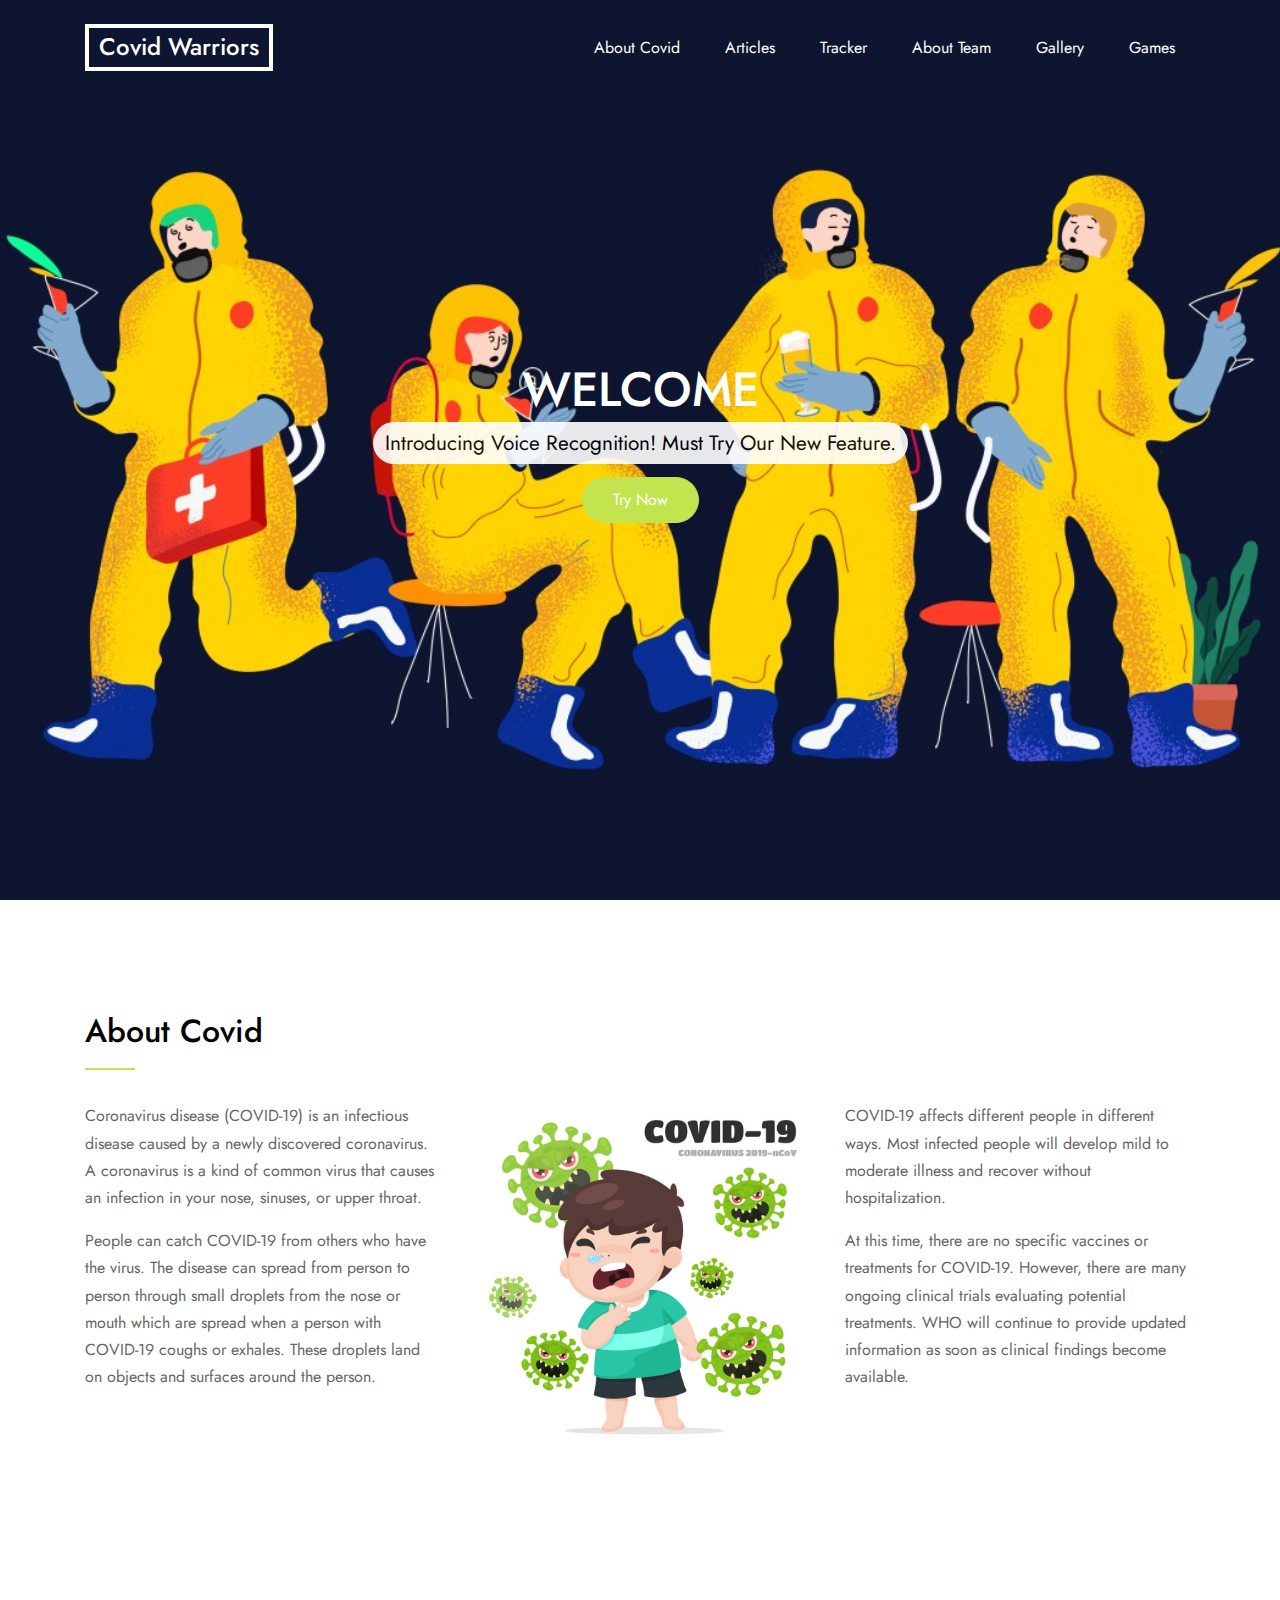
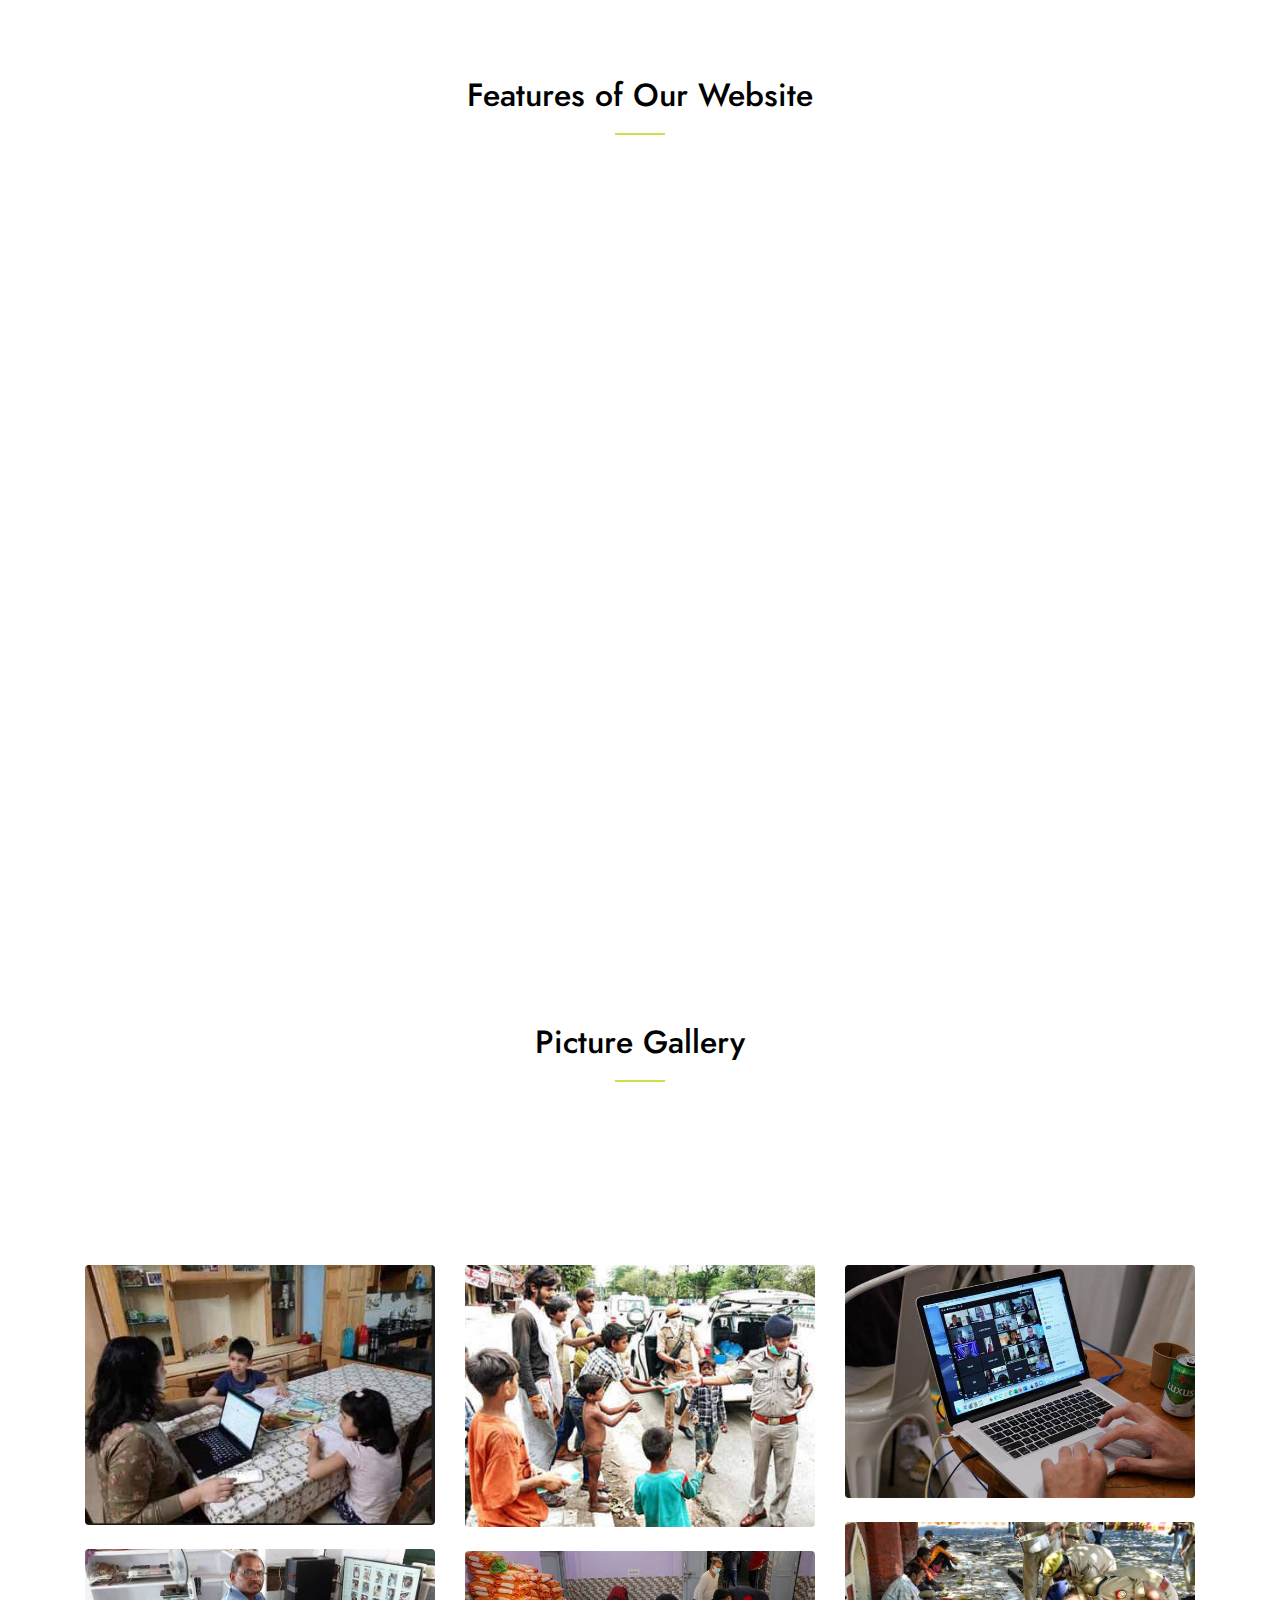
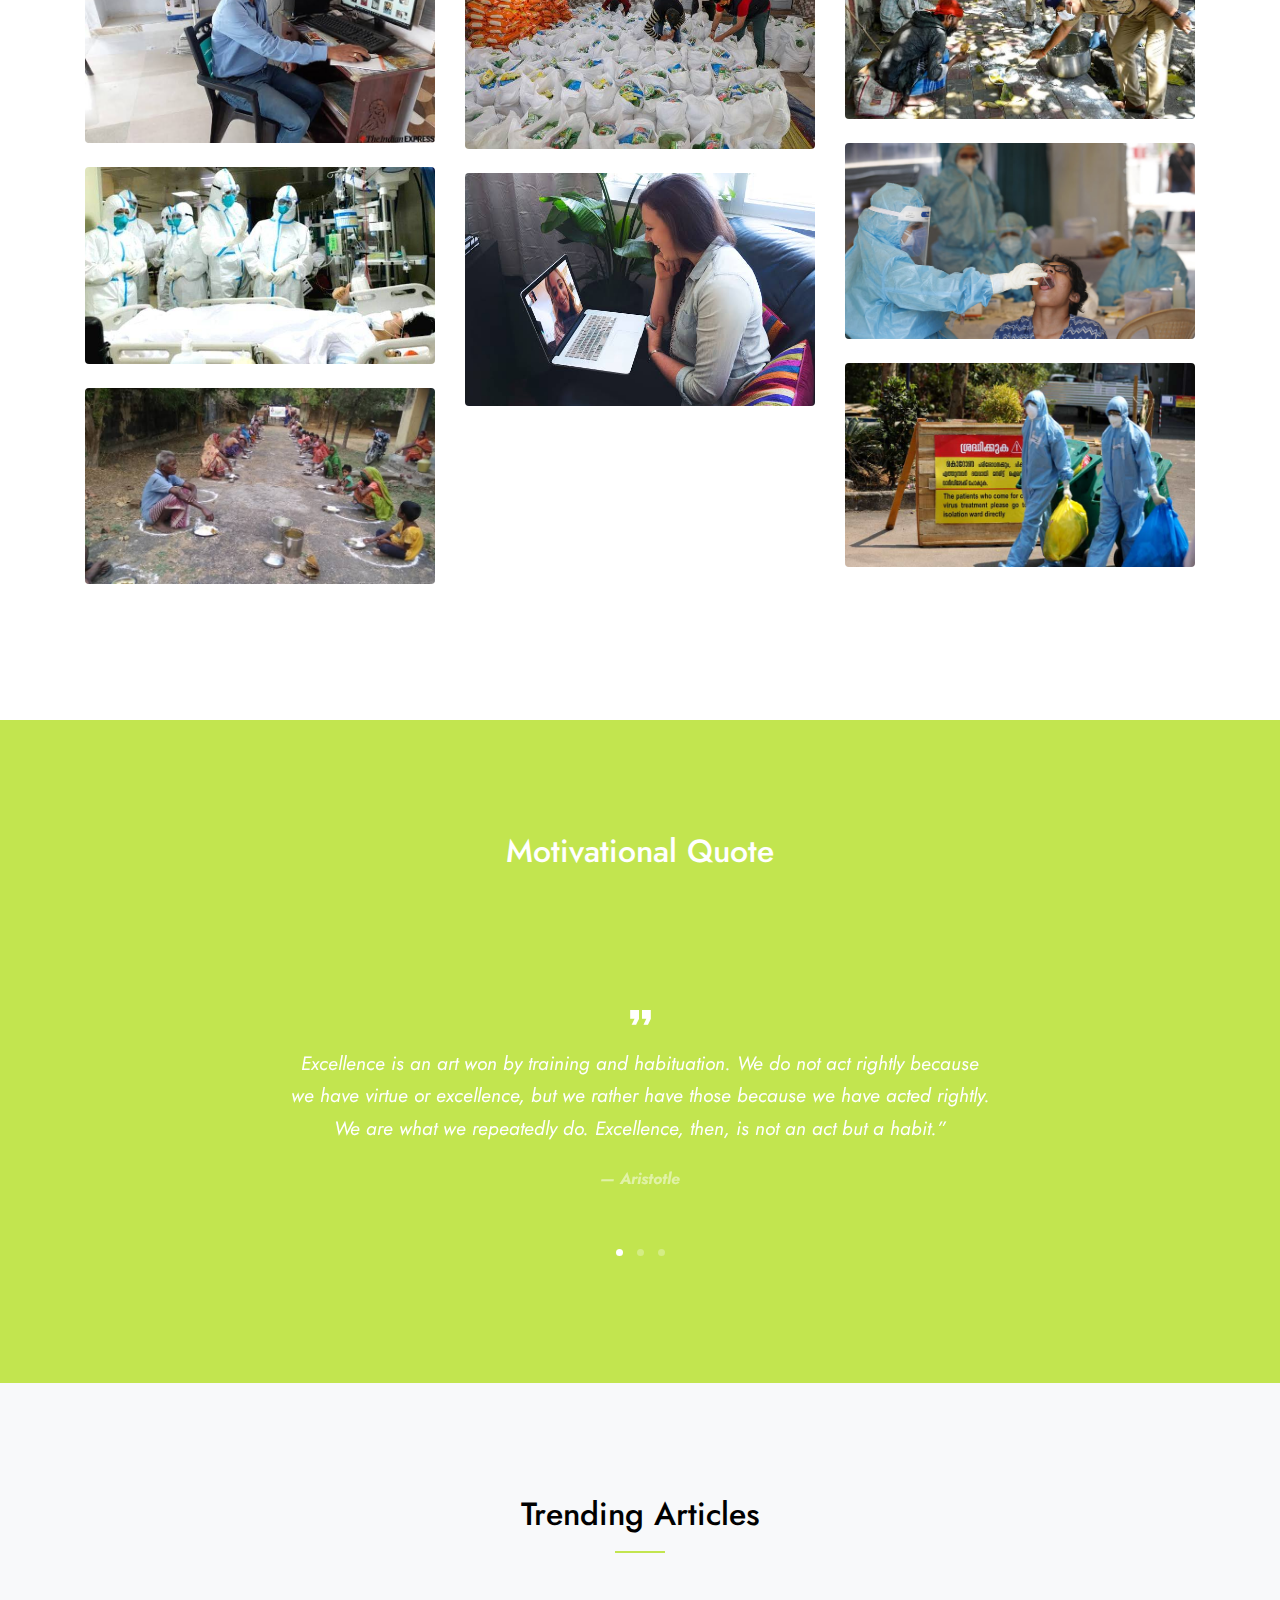
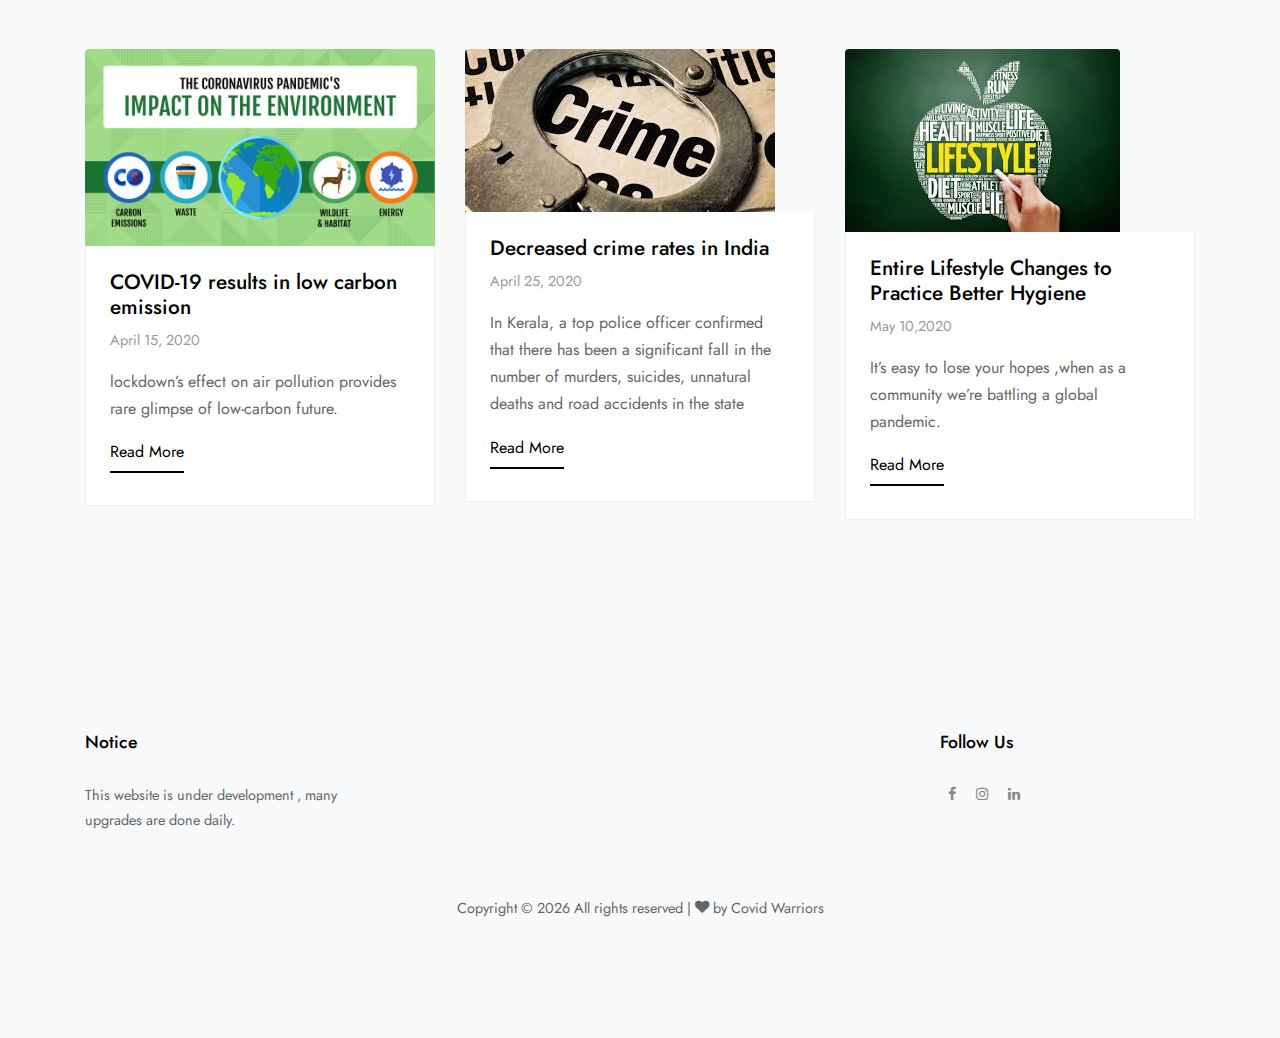
<file: index.html>
<!doctype html>
<html lang="en">
  <head>
    <title>Covid Warrior's</title>
    <meta charset="utf-8">
    <meta name="viewport" content="width=device-width, initial-scale=1, shrink-to-fit=no">
    
    <link href="https://fonts.googleapis.com/css2?family=Jost:wght@400;700;900&display=swap" rel="stylesheet">
    <link rel="stylesheet" href="fonts/icomoon/style.css">

    <link rel="stylesheet" href="css/bootstrap/bootstrap.css">
    <link rel="stylesheet" href="css/jquery-ui.css">
    <link rel="stylesheet" href="css/owl.carousel.min.css">
    <link rel="stylesheet" href="css/owl.theme.default.min.css">
    <link rel="stylesheet" href="css/owl.theme.default.min.css">

    <link rel="stylesheet" href="css/jquery.fancybox.min.css">

    <link rel="stylesheet" href="css/bootstrap-datepicker.css">

    <link rel="stylesheet" href="fonts/flaticon/font/flaticon.css">

    <link rel="stylesheet" href="css/aos.css">

    <link rel="stylesheet" href="css/style.css">
    
  </head>
  <body data-spy="scroll" data-target=".site-navbar-target" data-offset="300">
  

  <div id="overlayer"></div>
  <div class="loader">
    <div class="spinner-border text-primary" role="status">
      <span class="sr-only">Loading...</span>
    </div>
  </div>


  <div class="site-wrap">

    <div class="site-mobile-menu site-navbar-target">
      <div class="site-mobile-menu-header">
        <div class="site-mobile-menu-close mt-3">
          <span class="icon-close2 js-menu-toggle"></span>
        </div>
      </div>
      <div class="site-mobile-menu-body"></div>
    </div>
                                         
    
                                             <!-- NAVIGATION BAR -->
    
    
    
    
    
    <header class="site-navbar py-4 js-sticky-header site-navbar-target" role="banner">

      <div class="container">
        <div class="row align-items-center justify-content-center">

          <div class="col-4">
            <h1 class="m-0 site-logo"><a href="index.html">Covid Warriors</a></h1>
          </div>

          <div class="col-8">
            <nav class="site-navigation position-relative text-right" role="navigation">
              <ul class="site-menu main-menu js-clone-nav mr-auto d-none d-lg-block">
                <li><a href="about-covid.html" class="nav-link">About Covid</a></li>
                <li><a href="Articles.html" class="nav-link">Articles</a></li>
                <li><a href="india_tracker.html" class="nav-link">Tracker</a></li>
                <li><a href="about-team.html" class="nav-link">About Team</a></li>
                <li><a href="gallery.html" class="nav-link">Gallery</a></li>
                <li><a href="games.html" class="nav-link">Games</a></li>
              </ul>
            </nav>
            <a href="#" class="d-inline-block d-lg-none site-menu-toggle js-menu-toggle float-right"><span class="icon-menu h3"></span></a>
          </div>
        </div>
      </div>    
    </header>

                                                      <!-- COVER PIC -->
    
    
    
    
    <div class="site-blocks-cover overlay bg-light" style="background-image: url('images/x2.png'); " id="home-section">

      <div class="container">
        <div class="row justify-content-center">

          <div class="col-12 text-center align-self-center text-intro">
            <div class="row justify-content-center">
              <div class="col-lg-8">
                <h1 class="text-white" data-aos="fade-up" data-aos-delay="">WELCOME</h1>
                <p class="lead text-white" data-aos="fade-up" data-aos-delay="100"><b style="padding: 6px 12px; background:white; color:black; opacity:0.9; border-radius:25px ">Introducing Voice Recognition! Must Try Our New Feature.</b></p>
                <p data-aos="fade-up" data-aos-delay="100"><a href="tracker.html" class="btn smoothscroll btn-primary">Try Now</a></p>

              </div>
            </div>
          </div>
            
        </div>
      </div>

    </div>  
                                                        <!-- ABOUT COVID SECTION -->
    

    <div class="site-section" id="about-section">
      <div class="container">
        <div class="row ">
          <div class="col-12 mb-4 position-relative">
            <h2 class="section-title">About Covid</h2>
          </div>
          <div class="col-lg-4">
            <p>Coronavirus disease (COVID-19) is an infectious disease
                                              caused by a newly discovered coronavirus. A coronavirus is a
                             kind of common virus that causes an infection in your
                                      nose, sinuses, or upper throat.</p>

            <p>People can catch COVID-19 from others who have the virus. The
                              disease can spread from person to person through small droplets
                     from the nose or mouth which are spread when a person with
                                  COVID-19 coughs or exhales. These droplets land on objects and
                                    surfaces around the person.</p>
          </div>
          <div class="col-lg-4">
            <img src="images/cov1.png" alt="Image" class="img-fluid">
          </div>
          <div class="col-lg-4">
            <p>COVID-19 affects different people in different ways. Most infected
                           people will develop mild to moderate illness and recover without
                               hospitalization.</p>

            <p>At this time, there are no specific vaccines or treatments for COVID-19. However, there are many ongoing clinical trials evaluating potential 
              treatments. WHO will continue to provide updated information as soon as clinical findings become available.</p>
          </div>
          
          
        </div>
      </div>
    </div>
                                                       <!-- FEATURES SECTION -->

    <div class="site-section" id="services-section">
      <div class="container">
        <div class="row ">
          <div class="col-12 mb-5 position-relative">
            <h2 class="section-title text-center mb-5">Features of Our Website</h2>
          </div>
          
          <div class="col-md-6 mb-4" data-aos="fade-up" data-aos-delay="">
            <div class="service d-flex h-100">
              <div class="svg-icon">
                <img src="images/voice.png" alt="Image" class="img-fluid">
              </div>
              <div class="service-about">
                <h3>Voice Recognition</h3>
                <p>Introducing one of the top features of our website, voice recognition enabling you to speak the name of an Indian state and see it's covid data.
                  </p>
              </div>
            </div>
          </div>

          <div class="col-md-6 mb-4" data-aos="fade-up" data-aos-delay="50">
            <div class="service d-flex h-100">
              <div class="svg-icon">
                <img src="images/TRACKINGS.png" alt="Image" class="img-fluid">
              </div>
              <div class="service-about">
                <h3>Live Tracker</h3>
                <p>Introducing live tracker, which shows live data about covid in different states of India.</p>
              </div>
            </div>
          </div>

          <div class="col-md-6 mb-4" data-aos="fade-up" data-aos-delay="">
            <div class="service d-flex h-100">
              <div class="svg-icon">
                <img src="images/arti.png" alt="Image" class="img-fluid">
              </div>
              <div class="service-about">
                <h3>Trending Articles</h3>
                <p>Reading what's Trending is what everyone would like to do! So here we bring positive articles that would rejoice your mood.</p>
              </div>
            </div>
          </div>

          <div class="col-md-6 mb-4" data-aos="fade-up" data-aos-delay="50">
            <div class="service d-flex h-100">
              <div class="svg-icon">
                <img src="images/gallery.png" alt="Image" class="img-fluid">
              </div>
              <div class="service-about">
                <h3>Gallery</h3>
                <p>Tensed because of the negativity prevaling in the society? These positive picture will give you ray of hope.</p>
              </div>
            </div>
          </div>

          <div class="col-md-6 mb-4" data-aos="fade-up" data-aos-delay="">
            <div class="service d-flex h-100">
              <div class="svg-icon">
                <img src="images/abo.png" alt="Image" class="img-fluid">
              </div>
              <div class="service-about">
                <h3>Makers</h3>
                <p>Curious about us? Check our About Team page, where you will get to know about our team personally.</p>
              </div>
            </div>
          </div>

          <div class="col-md-6 mb-4" data-aos="fade-up" data-aos-delay="50">
            <div class="service d-flex h-100">
              <div class="svg-icon">
                <img src="images/Corona.png" alt="Image" class="img-fluid">
              </div>
              <div class="service-about">
                <h3>Information About Covid</h3>
                <p>Want to know what is covid 19, what are its causes and symptoms? Check our About Covid page.</p>
              </div>
            </div>
          </div>

        </div>
      </div>
    </div>
                                                    <!-- Galeery section -->

    <section class="site-section block__62272" id="projects-section">

      <div class="container">
        <div class="row mb-5">
          <div class="col-12 position-relative">
            <h2 class="section-title text-center mb-5">Picture Gallery</h2>
          </div>
        </div>

        <div class="row justify-content-center mb-5" data-aos="fade">
          <div id="filters" class="filters text-center button-group col-md-7">
            <button class="btn btn-primary active" data-filter="*">All</button>
            <button class="btn btn-primary" data-filter=".web">Covid 19</button>
            <button class="btn btn-primary" data-filter=".design">Helping</button>
            <button class="btn btn-primary" data-filter=".brand">Social work</button>
          </div>
        </div>  
        
        <div id="posts" class="row no-gutter">
          <div class="item web col-6 col-sm-6 col-md-6 col-lg-4 col-xl-4 mb-4">
            <a href="images/1 (1).jpeg" class="item-wrap fancybox">
              <span class="icon-search2"></span>
              <img class="img-fluid" src="images/1 (1).jpeg">
            </a>
          </div>

          <div class="item brand col-6 col-sm-6 col-md-6 col-lg-4 col-xl-4 mb-4">
            <a href="images/2 (3).jpeg" class="item-wrap fancybox">
              <span class="icon-search2"></span>
              <img class="img-fluid" src="images/2 (3).jpeg">
            </a>
          </div>

          <div class="item web col-6 col-sm-6 col-md-6 col-lg-4 col-xl-4 mb-4">
            <a href="images/2.jpeg" class="item-wrap fancybox">
              <span class="icon-search2"></span>
              <img class="img-fluid" src="images/2.jpeg">
            </a>
          </div>

          <div class="item web col-6 col-sm-6 col-md-6 col-lg-4 col-xl-4 mb-4">
            <a href="images/1 (4).jpeg" class="item-wrap fancybox">
              <span class="icon-search2"></span>
              <img class="img-fluid" src="images/1 (4).jpeg">
            </a>
          </div>
          <div class="item web col-6 col-sm-6 col-md-6 col-lg-4 col-xl-4 mb-4">
            <a href="images/1.jpeg" class="item-wrap fancybox">
              <span class="icon-search2"></span>
              <img class="img-fluid" src="images/1.jpeg">
            </a>
          </div>

          <div class="item design col-6 col-sm-6 col-md-6 col-lg-4 col-xl-4 mb-4">
            <a href="images/1 (4).jpeg" class="item-wrap fancybox">
              <span class="icon-search2"></span>
              <img class="img-fluid" src="images/3 (2).jpeg">
            </a>
          </div>

          <div class="item design col-6 col-sm-6 col-md-6 col-lg-4 col-xl-4 mb-4">

            <a href="images/4 (1).jpg" class="item-wrap fancybox">
              <span class="icon-search2"></span>
              <img class="img-fluid" src="images/4 (1).jpg">
            </a>

          </div>

          <div class="item design col-6 col-sm-6 col-md-6 col-lg-4 col-xl-4 mb-4">
            <a href="images/5 (1).jpg" class="item-wrap fancybox">
              <span class="icon-search2"></span>
              <img class="img-fluid" src="images/5 (1).jpg">
            </a>
          </div>

          <div class="item web col-6 col-sm-6 col-md-6 col-lg-4 col-xl-4 mb-4">
            <a href="images/2.jpeg" class="item-wrap fancybox">
              <span class="icon-search2"></span>
              <img class="img-fluid" src="images/2 (1).jpeg">
            </a>
          </div>

          <div class="item design col-6 col-sm-6 col-md-6 col-lg-4 col-xl-4 mb-4">
            <a href="images/6.jpg" class="item-wrap fancybox">
              <span class="icon-search2"></span>
              <img class="img-fluid" src="images/6.jpg">
            </a>
          </div>

          <div class="item design col-6 col-sm-6 col-md-6 col-lg-4 col-xl-4 mb-4">
            <a href="images/3 (3).jpeg" class="item-wrap fancybox">
              <span class="icon-search2"></span>
              <img class="img-fluid" src="images/3 (3).jpeg">
            </a>
          </div>

        </div>
      </div>

    </section>
                                                        <!-- Quotes section -->

    <section class="site-section bg-primary">
      <div class="container">
        <div class="row">
          <div class="col-12 mb-5 position-relative">
            <h2 class="section-title text-center mb-5 text-white">Motivational Quote</h2>
          </div>
        </div>
        <div class="owl-carousel slide-one-item">
          <div class="slide">
            <blockquote>
              <p>Excellence is an art won by training and habituation. We do not act rightly because we have virtue or excellence,
                but we rather have those because we have acted rightly. We are what we repeatedly do. Excellence, then, is not an act but a habit.”</p>
              <p><b><cite>&mdash; Aristotle</cite></b></p>
            </blockquote>
          </div>
          <div class="slide">
            <blockquote>
              <p>Desire is the key to motivation, but it’s determination and commitment to an unrelenting pursuit of your goal — a commitment to excellence — 
                that will enable you to attain the success you seek. </p>
              <p><b><cite>&mdash; Mario Andretti</cite></b></p>
            </blockquote>
          </div>
          <div class="slide">
            <blockquote>
              <p> One of the most important secrets of life that will be more contented is the act of gratitude and being grateful for the things you have
                in your life. It is so natural to get caught on the continually needing more prepare, that we don't stop to welcome the things that we have now.</p>
              <p><b><cite>&mdash; Adam Green</cite></b></p>
            </blockquote>
          </div>
        </div>
      </div>
    </section>
    
    
                                                                            <!-- Articles section-->
    
    <section class="site-section bg-light" id="blog-section">
      <div class="container">
        <div class="row">
          
          <div class="col-12 mb-5 position-relative">
            <h2 class="section-title text-center mb-5">Trending Articles</h2>
          </div>

          <div class="col-md-6 mb-5 mb-lg-0 col-lg-4">
            <div class="blog_entry">
              <a href="https://theconversation.com/coronavirus-lockdowns-effect-on-air-pollution-provides-rare-glimpse-of-low-carbon-future-134685">
                      <img src="images/carbon.png" alt="Image" class="img-fluid"></a>
              <div class="p-4 bg-white">
                <h3><a href="https://theconversation.com/coronavirus-lockdowns-effect-on-air-pollution-provides-rare-glimpse-of-low-carbon-future-134685">
                  COVID-19 results in low carbon emission</a></h3>
                <span class="date">April 15, 2020</span>
                <p>lockdown’s effect on air pollution provides rare glimpse of low-carbon future.</p>
                <p class="more"><a href="https://theconversation.com/coronavirus-lockdowns-effect-on-air-pollution-provides-rare-glimpse-of-low-carbon-future-134685">Read More</a></p>
              </div>
            </div>
          </div>

          <div class="col-md-6 mb-5 mb-lg-0 col-lg-4">
            <div class="blog_entry">
              <a href="https://indianexpress.com/article/india/coronavirus-covid-19-crime-rate-road-accidents-suicides-6386519/">
                <img src="images/crime1.png" alt="Image" class="img-fluid"></a>
              <div class="p-4 bg-white">
                <h3><a href="https://indianexpress.com/article/india/coronavirus-covid-19-crime-rate-road-accidents-suicides-6386519/">Decreased crime rates in India</a></h3>
                <span class="date">April 25, 2020</span>
                <p>In Kerala, a top police officer confirmed that there has been a significant fall in the number of murders, suicides,
                  unnatural deaths and road accidents in the state</p>
                <p class="more"><a href="https://indianexpress.com/article/india/coronavirus-covid-19-crime-rate-road-accidents-suicides-6386519/">Read More</a></p>
              </div>
            </div>
          </div>

          <div class="col-md-6 mb-5 mb-lg-0 col-lg-4">
            <div class="blog_entry">
              <a href="https://surveysparrow.com/blog/positive-impacts-to-look-forward-to-post-covid-19-pandemic/"><img src="images/life.png" alt="Image" 
                                                                                                                        class="img-fluid"></a>
              <div class="p-4 bg-white">
                <h3><a href="https://surveysparrow.com/blog/positive-impacts-to-look-forward-to-post-covid-19-pandemic/">Entire Lifestyle Changes to Practice Better
                                               Hygiene</a></h3>
                <span class="date">May 10,2020</span>
                <p>It’s easy to lose your hopes ,when as a community we’re battling a global pandemic.</p>
                
                <p class="more"><a href="https://surveysparrow.com/blog/positive-impacts-to-look-forward-to-post-covid-19-pandemic/">Read More</a></p>
              </div>
            </div>
          </div>
        </div>
      </div>
    </section>

                                                                          <!--footer section -->
    

    <footer class="site-section bg-light footer">
      <div class="container">
        <div class="row mb-5">
          <div class="col-md-3">
            <h3 class="footer-title">Notice</h3>
            <p><span class="d-inline-block d-md-block">This website is under development , many upgrades are done daily.</p>
          </div>
          <div class="col-md-5 mx-auto">
            <div class="row">
             
              
     
            </div>
          </div>
          <div class="col-md-3">
            <h3 class="footer-title">Follow Us</h3>
            <a href="hhtps://www.facebook.com/" class="social-circle m-2"><span class="icon-facebook"></span></a>
            <a href="https://www.instagram.com/" class="social-circle m-2"><span class="icon-instagram"></span></a>
            <a href="#" class="social-circle m-2"><span class="icon-linkedin"></span></a>
          </div>
        </div>

        <div class="row">
          <div class="col-12 text-center">
            <p>
                
                Copyright &copy;
                <script>
                  document.write(new Date().getFullYear());
                </script> All rights reserved |  <i class="icon-heart"
                  aria-hidden="true"></i> by Covid Warriors
                
              </p>  
          </div>
        </div>
      </div>
    </footer>

  </div> <!-- .site-wrap -->

  <script src="js/jquery-3.3.1.min.js"></script>
  <script src="js/jquery-ui.js"></script>
  <script src="js/popper.min.js"></script>
  <script src="js/bootstrap.min.js"></script>
  <script src="js/owl.carousel.min.js"></script>
  <script src="js/jquery.easing.1.3.js"></script>
  <script src="js/aos.js"></script>
  <script src="js/jquery.fancybox.min.js"></script>
  <script src="js/jquery.sticky.js"></script>
  <script src="js/isotope.pkgd.min.js"></script>

  
  <script src="js/main.js"></script>
  </body>
</html>
</file>
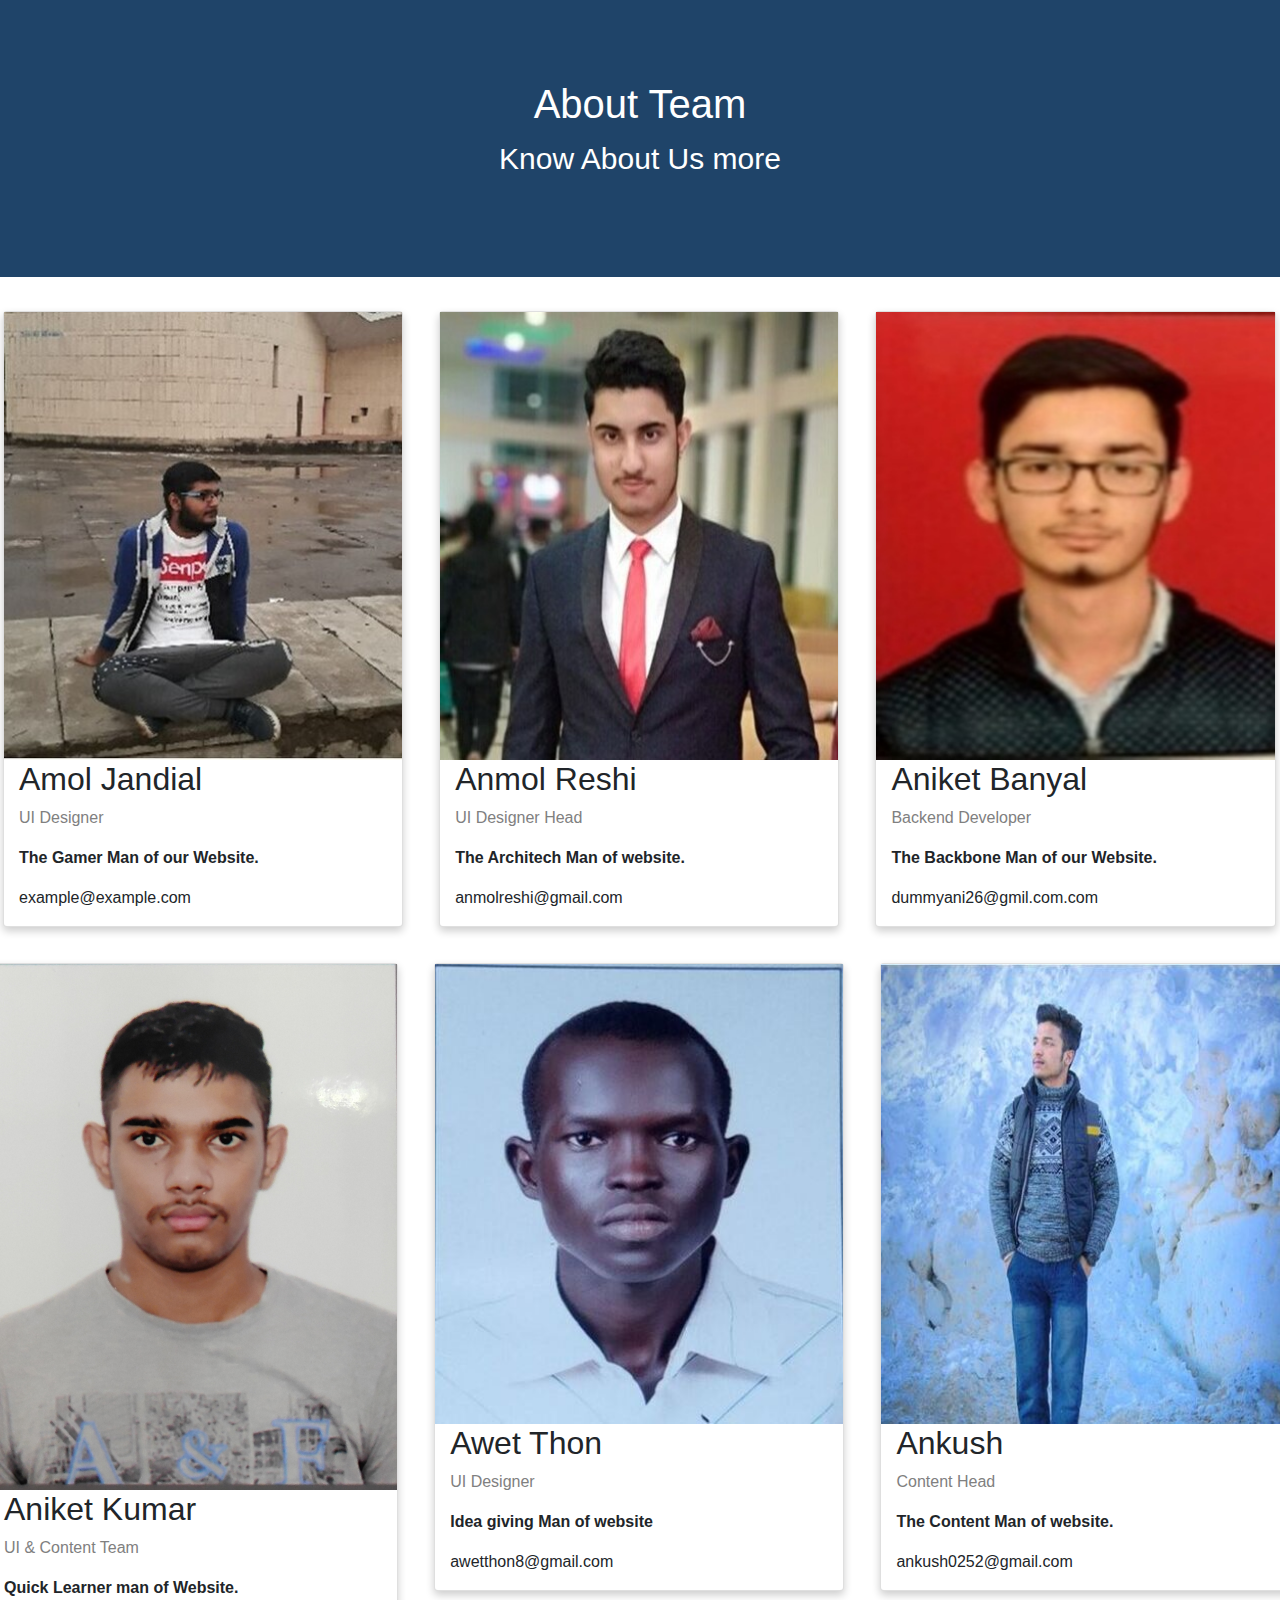
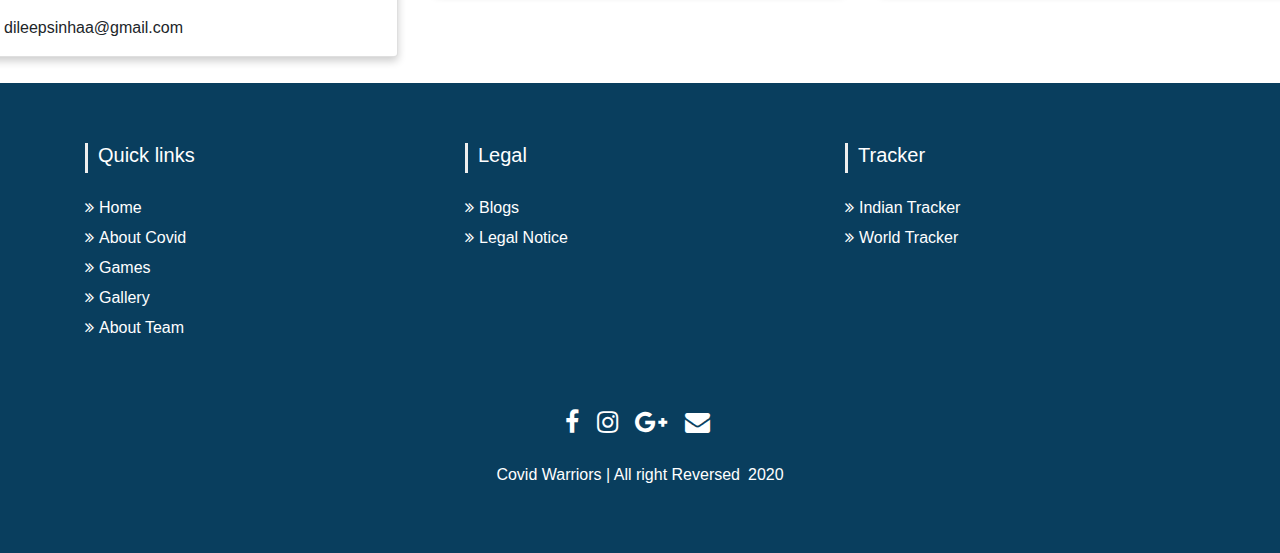
<file: about-team.html>
<!DOCTYPE html>
<html>
<head>
<meta name="viewport" content="width=device-width, initial-scale=1">
  <title>About Team</title>
<style>
  
  @import url('https://maxcdn.bootstrapcdn.com/font-awesome/4.7.0/css/font-awesome.min.css');
section {
    padding: 60px 0;
}

section .section-title {
    text-align: center;
    color: #093e5e;
    margin-bottom: 50px;
    text-transform: uppercase;
}
#footer {
    background: #093e5e !important;
}
#footer h5{
	padding-left: 10px;
    border-left: 3px solid #eeeeee;
    padding-bottom: 6px;
    margin-bottom: 20px;
    color:#ffffff;
}
#footer a {
    color: #ffffff;
    text-decoration: none !important;
    background-color: transparent;
    -webkit-text-decoration-skip: objects;
}
#footer ul.social li{
	padding: 3px 0;
}
#footer ul.social li a i {
    margin-right: 5px;
	font-size:25px;
	-webkit-transition: .5s all ease;
	-moz-transition: .5s all ease;
	transition: .5s all ease;
}
#footer ul.social li:hover a i {
	font-size:30px;
	margin-top:-10px;
}
#footer ul.social li a,
#footer ul.quick-links li a{
	color:#ffffff;
}
#footer ul.social li a:hover{
	color:#eeeeee;
}
#footer ul.quick-links li{
	padding: 3px 0;
	-webkit-transition: .5s all ease;
	-moz-transition: .5s all ease;
	transition: .5s all ease;
}
#footer ul.quick-links li:hover{
	padding: 3px 0;
	margin-left:5px;
	font-weight:700;
}
#footer ul.quick-links li a i{
	margin-right: 5px;
}
#footer ul.quick-links li:hover a i {
    font-weight: 700;
}

@media (max-width:767px){
	#footer h5 {
    padding-left: 0;
    border-left: transparent;
    padding-bottom: 0px;
    margin-bottom: 10px;
}
}

  
  
  
  
  
  
  
  
  
  
  
body {
  font-family: Arial, Helvetica, sans-serif;
  margin: 0;
  padding:10;
}


html {
  box-sizing: border-box;
}

*, *:before, *:after {
  box-sizing: inherit;
}

.column {
  float: left;
  width: 33.3%;
  margin-bottom: 16px;
  padding: 0 8px;
}

.card {
  box-shadow: 0 4px 8px 0 rgba(0, 0, 0, 0.2);
  margin: 10px;
}



.container {
  padding: 0 16px;
}

.container::after, .row::after {
  content: "";
  clear: both;
  display: table;
}

.title {
  color: grey;
}



@media screen and (max-width: 650px) {
  .column {
    width: 100%;
    display: block;
  }
}
  /* Header/Logo Title */
.header {
  padding: 80px;
  text-align: center;
  background: #1f4469;
  color: white;
  font-size: 30px;
}

</style>
  
  
  <link href="//maxcdn.bootstrapcdn.com/bootstrap/4.0.0/css/bootstrap.min.css" rel="stylesheet" id="bootstrap-css">
<script src="//maxcdn.bootstrapcdn.com/bootstrap/4.0.0/js/bootstrap.min.js"></script>
<script src="//cdnjs.cloudflare.com/ajax/libs/jquery/3.2.1/jquery.min.js"></script>
<!------ Include the above in your HEAD tag ---------->
  
</head>
<body>





<div class="header">
  <h1>About Team</h1>
  <p>Know About Us more</p>
</div>
<br>

<div class="row">
  <div class="column">
    <div class="card">
      <img src="images/amol (1).jpg" alt="Jane" style="width:">
      <div class="container">
        <h2>Amol Jandial</h2>
        <p class="title">UI Designer</p>
        <p><b>The Gamer Man of our Website.</b></p>
        <p>example@example.com</p>
        
      </div>
    </div>
  </div>

  <div class="column">
    <div class="card">
      <img src="images/anmolreshi-1.png.jpg" alt="Mike" style="width:">
      <div class="container">
        <h2>Anmol Reshi</h2>
        <p class="title">UI Designer Head</p>
        <p><b>The Architech Man of website.</b></p>
        <p>anmolreshi@gmail.com</p>
      
      </div>
    </div>
  </div>
  
  <div class="column">
    <div class="card">
      <img src="images/ani (1).jpg" alt="John" style="width:">
      <div class="container">
        <h2>Aniket Banyal</h2>
        <p class="title">Backend Developer</p>
        <p><b>The Backbone Man of our Website. </b></p>
        <p>dummyani26@gmil.com.com</p>
      
      </div>
    </div>
  </div>
  
  
  
  
  
  <div class="row">
  <div class="column">
    <div class="card">
      <img src="images/aniket.jpg" alt="Jane" style="width:100%">
      <div class="container">
       <h2>Aniket Kumar</h2>
        <p class="title">UI & Content Team</p>
        <p><b>Quick Learner man of Website.</b></p>
        <p>dileepsinhaa@gmail.com</p>
       
      </div>
    </div>
  </div>

  <div class="column">
    <div class="card">
      <img src="images/andrew (1).jpg" alt="Mike" style="width:100%">
      <div class="container">
        <h2>Awet Thon</h2>
        <p class="title">UI Designer</p>
        <p><b>Idea giving Man of website</b></p>
        <p>awetthon8@gmail.com</p>
     
      </div>
    </div>
  </div>
  
  <div class="column">
    <div class="card">
      <img src="images/ankush (1).jpg" alt="John" style="width:">
      <div class="container">
        <h2>Ankush</h2>
        <p class="title">Content Head</p>
        <p><b> The Content Man of website.</b></p>
        <p>ankush0252@gmail.com</p>
       
      </div>
    </div>
  </div>
</div>  
  
</div>


  <Footer>
	<section id="footer">
		<div class="container">
			<div class="row text-center text-xs-center text-sm-left text-md-left">
				<div class="col-xs-12 col-sm-4 col-md-4">
					<h5>Quick links</h5>
					<ul class="list-unstyled quick-links">
						<li><a href="index.html"><i class="fa fa-angle-double-right"></i>Home</a></li>
						<li><a href="about-covid.html"><i class="fa fa-angle-double-right"></i>About Covid </a></li>
						<li><a href="games.html"><i class="fa fa-angle-double-right"></i>Games</a></li>
						<li><a href="gallery.html"><i class="fa fa-angle-double-right"></i>Gallery</a></li>
						<li><a href="about-team.html"><i class="fa fa-angle-double-right"></i>About Team</a></li>
					</ul>
				</div>
				<div class="col-xs-12 col-sm-4 col-md-4">
					<h5>Legal</h5>
					<ul class="list-unstyled quick-links">
						<li><a href=""><i class="fa fa-angle-double-right"></i>Blogs</a></li>
						<li><a href=""><i class="fa fa-angle-double-right"></i>Legal Notice</a></li>
				
					</ul>
				</div>
				<div class="col-xs-12 col-sm-4 col-md-4">
					<h5>Tracker</h5>
					<ul class="list-unstyled quick-links">
						<li><a href="indian_tracker.html"><i class="fa fa-angle-double-right"></i>Indian Tracker</a></li>
						<li><a href="world_tracker.html"><i class="fa fa-angle-double-right"></i>World Tracker</a></li>
						
					</ul>
				</div>
			</div>
			<div class="row">
				<div class="col-xs-12 col-sm-12 col-md-12 mt-2 mt-sm-5">
					<ul class="list-unstyled list-inline social text-center">
						<li class="list-inline-item"><a href="www.facebook.com/"><i class="fa fa-facebook"></i></a></li>
					
						<li class="list-inline-item"><a href="www.instagram.com/"><i class="fa fa-instagram"></i></a></li>
						<li class="list-inline-item"><a href="www.googleplus.com/"><i class="fa fa-google-plus"></i></a></li>
						<li class="list-inline-item"><a href="www.gmail.com/" target="_blank"><i class="fa fa-envelope"></i></a></li>
					</ul>
				</div>
				<hr>
			</div>	
			<div class="row">
				<div class="col-xs-12 col-sm-12 col-md-12 mt-2 mt-sm-2 text-center text-white">
					
					<p class="h6">Covid Warriors | All right Reversed<a class="text-green ml-2" href="https://www.sunlimetech.com" target="_blank">2020</a></p>
				</div>
				<hr>
			</div>	
		</div>
	</section>
	</Footer>
  
  
  
</body>
</html>
</file>
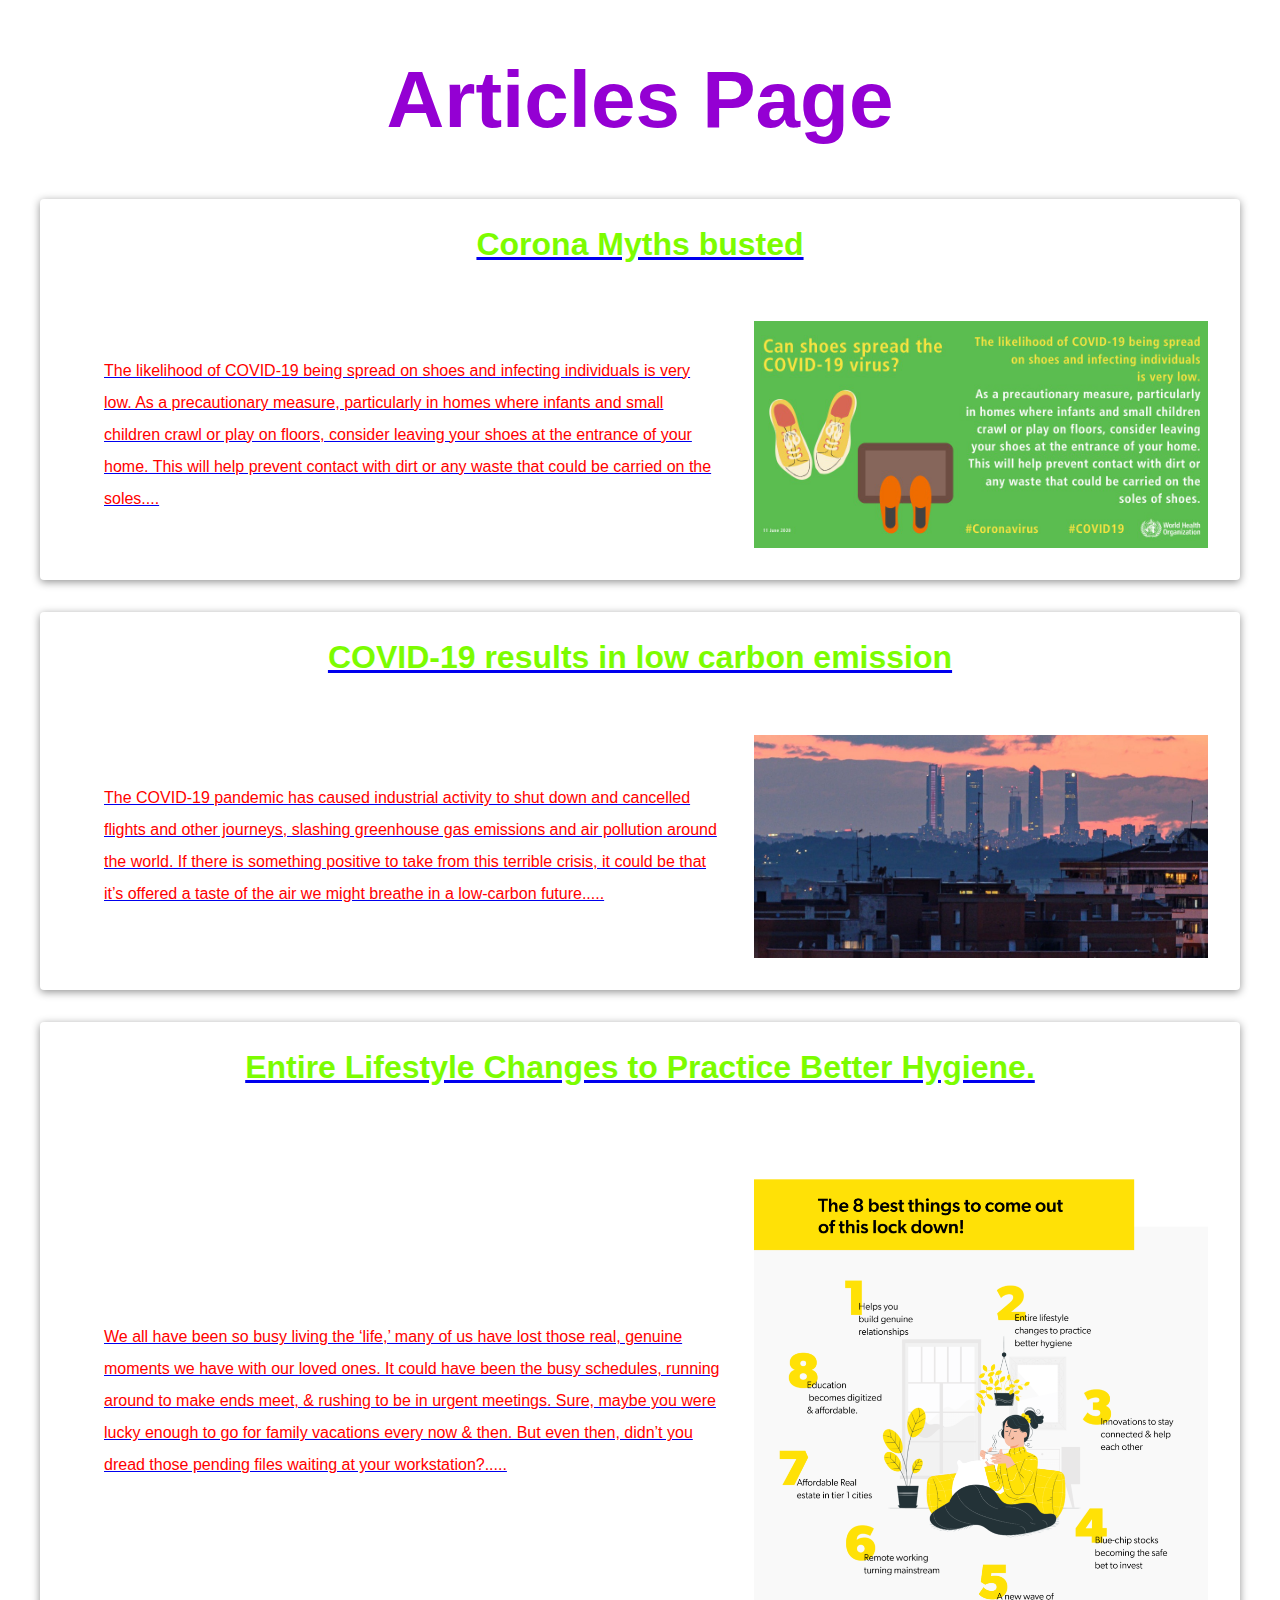
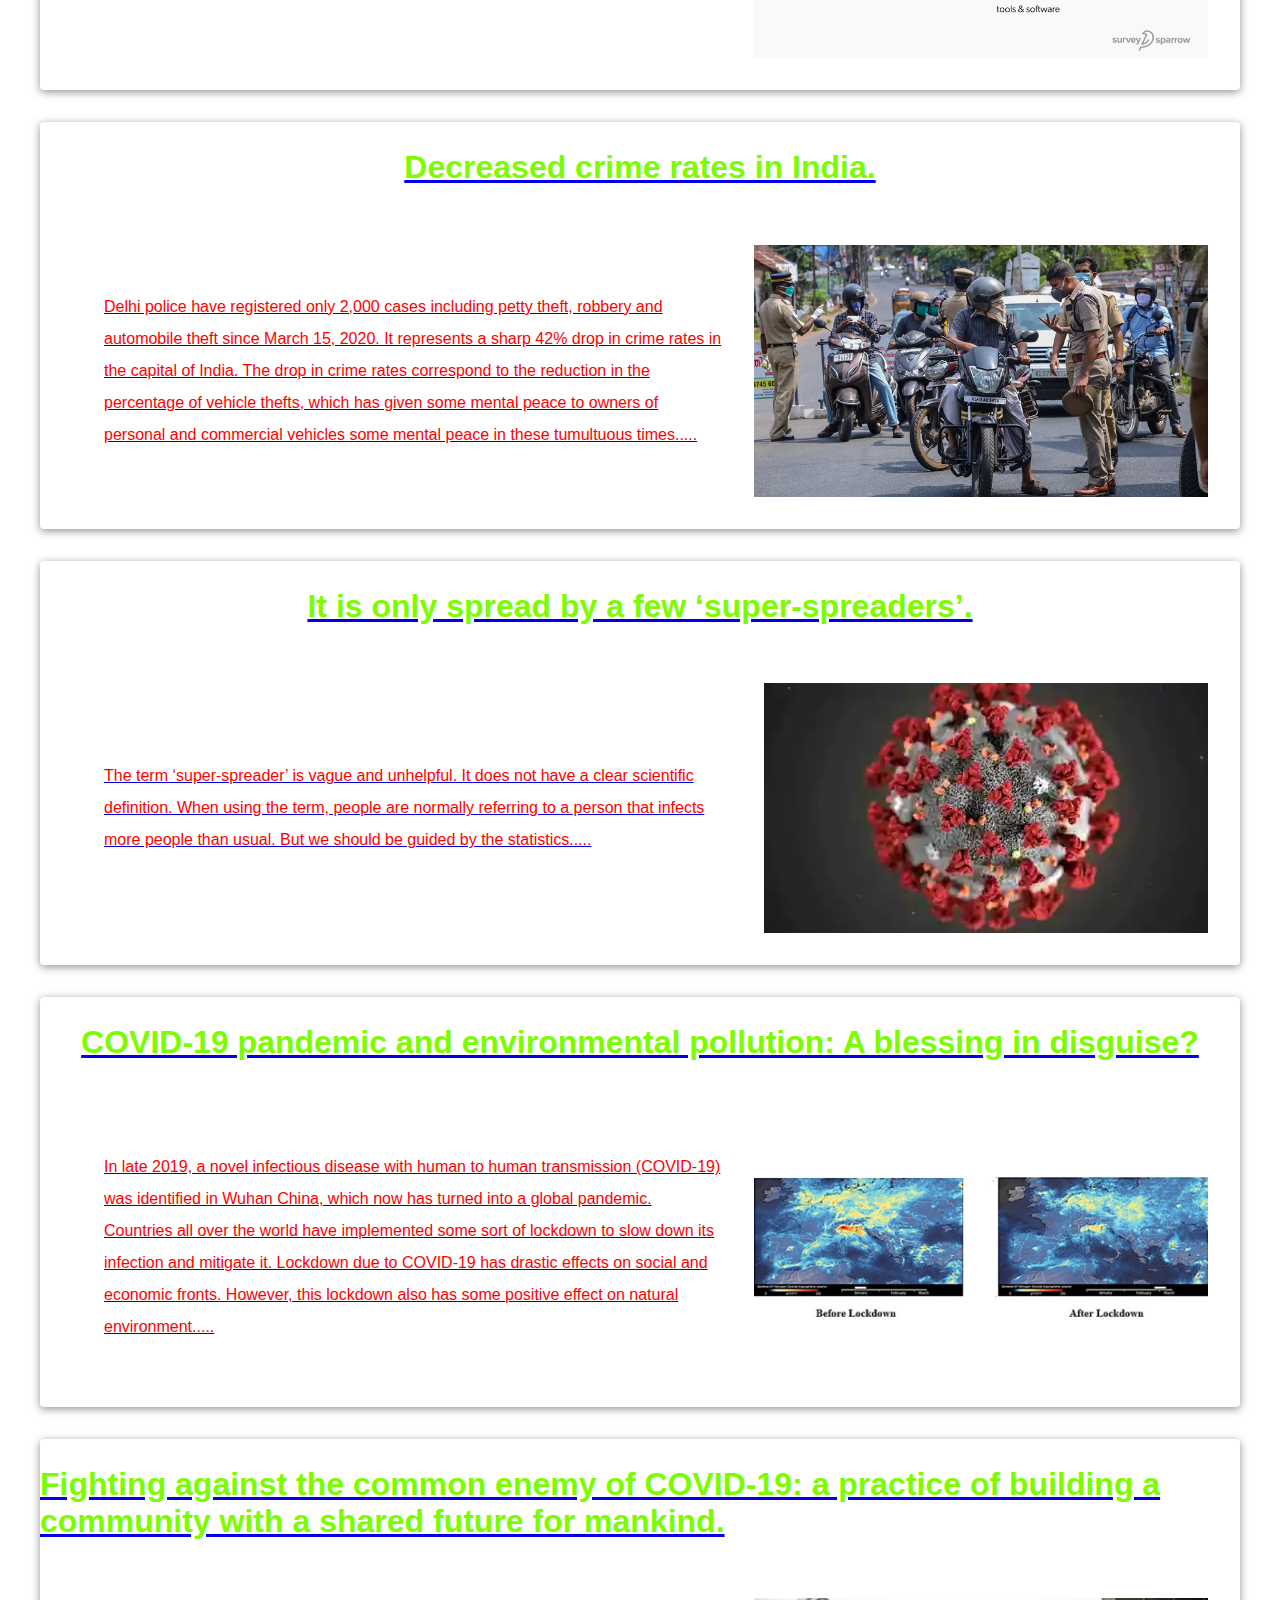
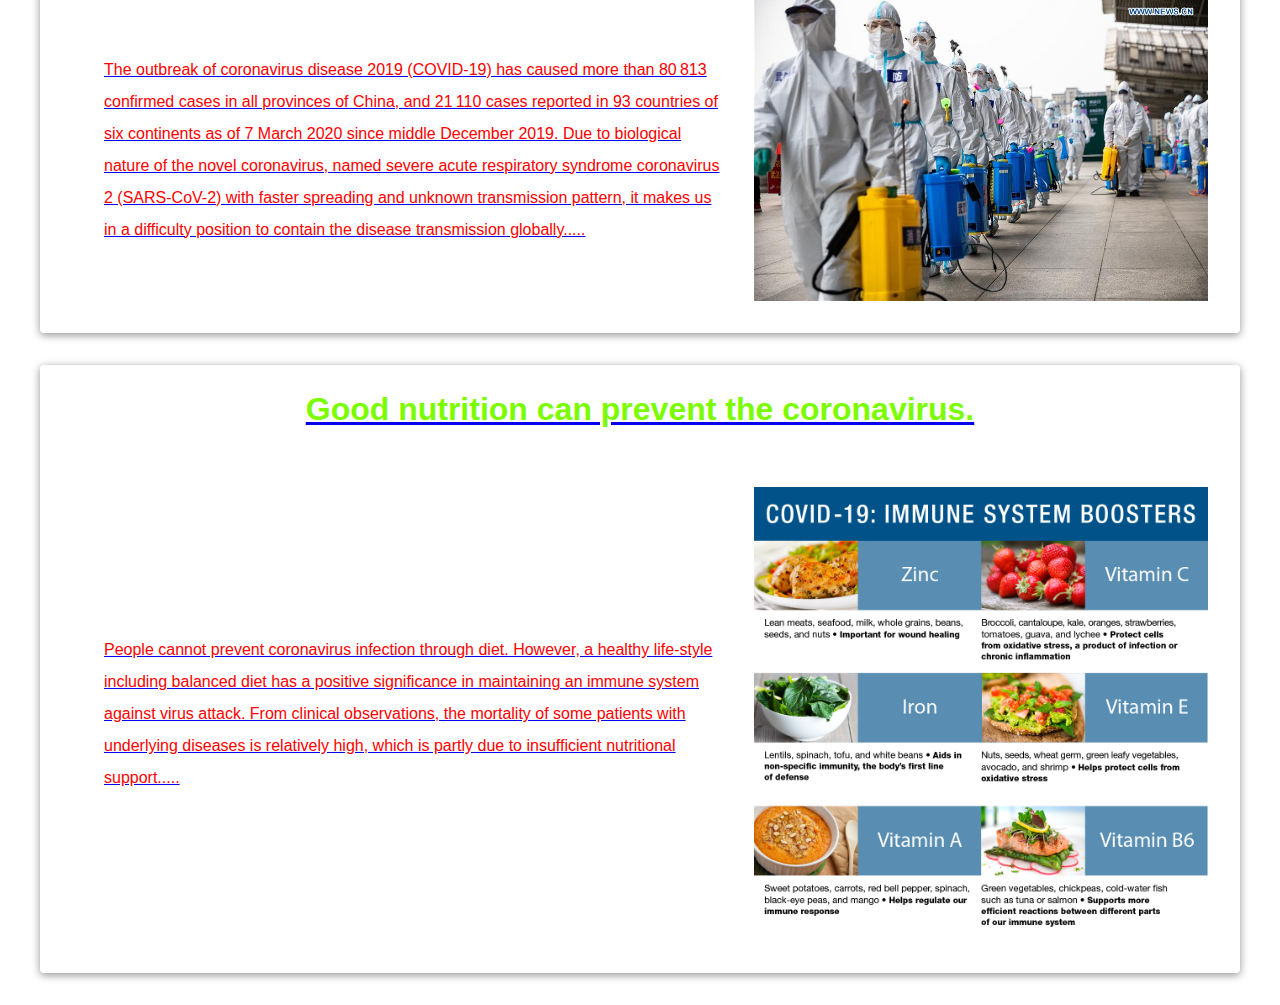
<file: Articles.html>
<!DOCTYPE html>
<html lang="en">
<head>
	
	<meta charset="UTF-8">
	<meta name="viewport" content="width=device-width,initial-scale=1.0">
	<!-- title -->
	<title>Articles</title>
	<link rel="stylesheet"
	      href="articles.css">
	

</head>
<body>
	<div class="heading">
        <h1>Articles Page</h1>
    </div>

<a href="https://www.who.int/emergencies/diseases/novel-coronavirus-2019/advice-for-public/myth-busters">
<div class="article">
 <h2>Corona Myths busted</h2>
 <div class="article-body">
 <p>The likelihood of COVID-19 being spread on shoes and infecting individuals is very low. As a precautionary measure, particularly in homes where infants and small children crawl or play on floors, consider leaving your shoes at the
 entrance of your home. This will help prevent contact with dirt or any waste that could be carried on the soles....</p>
  <img src="images/a.jpeg" />
  </div>
  </div>
  </a>
  <a href="https://theconversation.com/coronavirus-lockdowns-effect-on-air-pollution-provides-rare-glimpse-of-low-carbon-future-134685">
<div class="article">
 <h2>COVID-19 results in low carbon emission</h2>
 <div class="article-body">
 <p>The COVID-19 pandemic has caused industrial activity to shut down and cancelled flights and other journeys, slashing greenhouse gas emissions and air pollution around the world. If there is something positive to take from this terrible crisis, it could be that it’s offered a taste of the air we might breathe in a low-carbon future.....</p>
  <img src="images/b.jpeg" />
  </div>
  </div>
  </a>
 
   <a href="https://surveysparrow.com/blog/positive-impacts-to-look-forward-to-post-covid-19-pandemic/">
<div class="article">
 <h2>Entire Lifestyle Changes to Practice Better Hygiene.</h2>
 <div class="article-body">
 <p>We all have been so busy living the ‘life,’ many of us have lost those real, genuine moments we have with our loved ones. It could have been the busy schedules, running around to make ends meet, & rushing to be in urgent meetings.

Sure, maybe you were lucky enough to go for family vacations every now & then. But even then, didn’t you dread those pending files waiting at your workstation?.....</p>
  <img src="images/c.png" />
  </div>
  </div>
  </a>
    <a href="http://www.businessworld.in/article/6-Ways-The-Covid-19-Is-Making-A-Positive-Impact/12-05-2020-191781/">
<div class="article">
 <h2>Decreased crime rates in India.</h2>
 <div class="article-body">
 <p>Delhi police have registered only 2,000 cases including petty theft, robbery and automobile theft since March 15, 2020. It represents a sharp 42% drop in crime rates in the capital of India. The drop in crime rates correspond to the reduction in the percentage of vehicle thefts, which has given some mental peace to owners of personal and commercial vehicles some mental peace in these tumultuous times.....</p>
  <img src="images/d.png" />
  </div>
  </div>
  </a>
  <a href="https://www.covid-19facts.com/?p=83562">
<div class="article">
 <h2>It is only spread by a few ‘super-spreaders’.</h2>
 <div class="article-body">
 <p>The term ‘super-spreader’ is vague and unhelpful. It does not have a clear scientific definition. When using the term, people are normally referring to a person that infects more people than usual. But we should be guided by the statistics.....</p>
  <img src="images/e.png" />
  </div>
  </div>
  </a>
  <a href="https://www.sciencedirect.com/science/article/pii/S0048969720323378">
<div class="article">
 <h2>COVID-19 pandemic and environmental pollution: A blessing in disguise?</h2>
 <div class="article-body">
 <p>In late 2019, a novel infectious disease with human to human transmission (COVID-19) was identified in Wuhan China, which now has turned into a global pandemic. Countries all over the world have implemented some sort of lockdown to slow down its infection and mitigate it. Lockdown due to COVID-19 has drastic effects on social and economic fronts. However, this lockdown also has some positive effect on natural environment.....</p>
  <img src="images/f.png" />
  </div>
  </div>
  </a>
  <a href="https://idpjournal.biomedcentral.com/articles/10.1186/s40249-020-00650-1">
<div class="article">
 <h2>Fighting against the common enemy of COVID-19: a practice of building a community with a shared future for mankind.</h2>
 <div class="article-body">
 <p>The outbreak of coronavirus disease 2019 (COVID-19) has caused more than 80 813 confirmed cases in all provinces of China, and 21 110 cases reported in 93 countries of six continents as of 7 March 2020 since middle December 2019. Due to biological nature of the novel coronavirus, named severe acute respiratory syndrome coronavirus 2 (SARS-CoV-2) with faster spreading and unknown transmission pattern, it makes us in a difficulty position to contain the disease transmission globally.....</p>
  <img src="images/g.png" />
  </div>
  </div>
  </a>
  <a href="https://www.covid-19facts.com/?p=83414">
<div class="article">
 <h2>Good nutrition can prevent the coronavirus.</h2>
 <div class="article-body">
 <p>People cannot prevent coronavirus infection through diet. However, a healthy life-style including balanced diet has a positive significance in maintaining an immune system against virus attack.

From clinical observations, the mortality of some patients with underlying diseases is relatively high, which is partly due to insufficient nutritional support.....</p>
  <img src="images/h.png" />
  </div>
  </div>
  </a>





  </body>
</file>
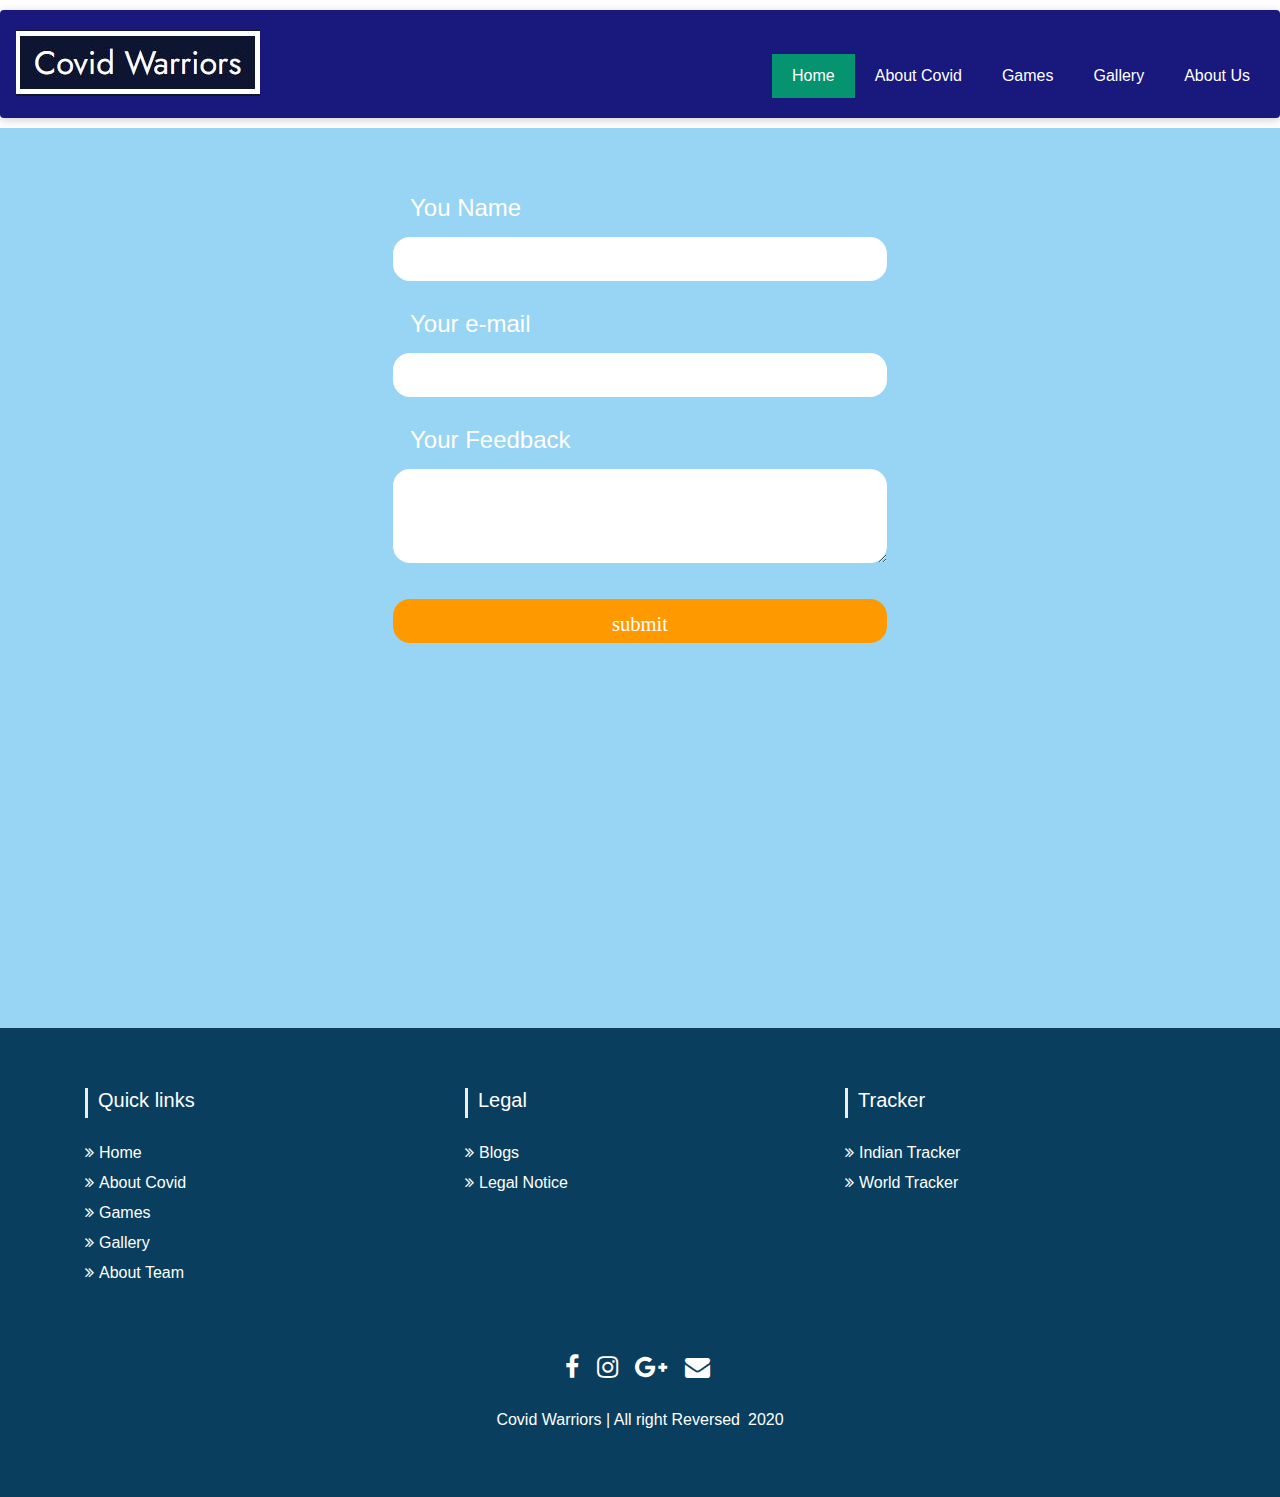
<file: contactus.html>
<!DOCTYPE html>
<html>
<head>
<title>Contact Us</title>
<style>@import url('https://maxcdn.bootstrapcdn.com/font-awesome/4.7.0/css/font-awesome.min.css');
section {
    padding: 60px 0;
}

section .section-title {
    text-align: center;
    color: #093e5e;
    margin-bottom: 50px;
    text-transform: uppercase;
}
#footer {
    background: #093e5e !important;
}
#footer h5{
	padding-left: 10px;
    border-left: 3px solid #eeeeee;
    padding-bottom: 6px;
    margin-bottom: 20px;
    color:#ffffff;
}
#footer a {
    color: #ffffff;
    text-decoration: none !important;
    background-color: transparent;
    -webkit-text-decoration-skip: objects;
}
#footer ul.social li{
	padding: 3px 0;
}
#footer ul.social li a i {
    margin-right: 5px;
	font-size:25px;
	-webkit-transition: .5s all ease;
	-moz-transition: .5s all ease;
	transition: .5s all ease;
}
#footer ul.social li:hover a i {
	font-size:30px;
	margin-top:-10px;
}
#footer ul.social li a,
#footer ul.quick-links li a{
	color:#ffffff;
}
#footer ul.social li a:hover{
	color:#eeeeee;
}
#footer ul.quick-links li{
	padding: 3px 0;
	-webkit-transition: .5s all ease;
	-moz-transition: .5s all ease;
	transition: .5s all ease;
}
#footer ul.quick-links li:hover{
	padding: 3px 0;
	margin-left:5px;
	font-weight:700;
}
#footer ul.quick-links li a i{
	margin-right: 5px;
}
#footer ul.quick-links li:hover a i {
    font-weight: 700;
}

@media (max-width:767px){
	#footer h5 {
    padding-left: 0;
    border-left: transparent;
    padding-bottom: 0px;
    margin-bottom: 10px;
}
}
	
	
	
	
	
	
	
	
	
	
	
	
	
	
	
	
	
	
	
	
	
	
	
@import url(https://fonts.googleapis.com/css?family=Sniglet|Raleway:900);


body, html{
	height: 100%;
	padding: 0;
	margin: 0;
  background-attachment: fixed;
	font-family: 'Poppins', cursive,sans-serif;
}
h1{
	font-weight: normal;
	font-size: 4em;
	font-family: 'Raleway', sans-serif;
	margin: 0 auto;
	margin-top: 30px;
	width: 500px;
	color: #F90;
	text-align: center;

}

/* Animation webkit */
@-webkit-keyframes myfirst
{
	0% {margin-left: -235px}
	90% {margin-left: 100%;}
	100% {margin-left: 100%;}
}

/* Animation */
@keyframes myfirst
{
	0% {margin-left: -235px}
	70% {margin-left: 100%;}
	100% {margin-left: 100%;}
}

.fish{
	background-image: url('http://www.geertjanhendriks.nl/codepen/form/fish.png');
	width: 235px;
	height: 104px;
	margin-left: -235px;
	position: absolute;	
	animation: myfirst 24s;
	-webkit-animation: myfirst 24s;
	animation-iteration-count: infinite;
	-webkit-animation-iteration-count: infinite;
	animation-timing-function: linear;
	-webkit-animation-timing-function: linear;
}

#fish{
	top: 120px;
}

#fish2{
	top: 260px;
	animation-delay: 12s;
	-webkit-animation-delay: 12s;
}


header{
	
	background: url('http://www.geertjanhendriks.nl/codepen/form/golf.png') repeat-x bottom;
}

#form{
	height: 100%;	
	background-color: #98d4f3;
	overflow: hidden;
	position: relative;
	
}
form{
	margin: 0 auto;
	width: 500px;
	padding-top: 40px;
	color: white;
	position: relative;
	
	
}
label, input, textarea{
	display: block;	
}
input, textarea{
	width: 500px;	
	border: none;
	border-radius: 20px;
	outline: none;
	padding: 10px;
	font-family: 'Sniglet', cursive;
	font-size: 1em;
	color: #676767;
	transition: border 0.5s;
	-webkit-transition: border 0.5s;
	-moz-transition: border 0.5s;
	-o-transition: border 0.5s;
	border: solid 3px #98d4f3;	
	-webkit-box-sizing:border-box;
	-moz-box-sizing:border-box;
	box-sizing:border-box;
	
}
input:focus, textarea:focus{
	border: solid 3px #77bde0;	
}

textarea{
	height: 100px;	
	resize: none; 
	overflow: auto;
}
input[type="submit"]{
	background-color: #F90;
	color: white;
	height: 50px;
	cursor: pointer;
	margin-top: 30px;
	font-size: 1.29em;
	font-family: 'Sniglet', cursive;
	-webkit-transition: background-color 0.5s;
	-moz-transition: background-color 0.5s;
	-o-transition: background-color 0.5s;
	transition: background-color 0.5s;
}
input[type="submit"]:hover{
	background-color: #e58f0e;
	
}
label{
	font-size: 1.5em;
	margin-top: 20px;
	padding-left: 20px;
}
.formgroup, .formgroup-active, .formgroup-error{
	background-repeat: no-repeat;
	background-position: right bottom;
	background-size: 10.5%;
	transition: background-image 0.7s;
	-webkit-transition: background-image 0.7s;
	-moz-transition: background-image 0.7s;
	-o-transition: background-image 0.7s;
	width: 566px;
	padding-top: 2px;
}

.formgroup{
	background-image: url('http://www.geertjanhendriks.nl/codepen/form/pixel.gif');	
}
.formgroup-active{
	background-image: url('http://www.geertjanhendriks.nl/codepen/form/octo.png');
}
.formgroup-error{
	background-image: url('http://www.geertjanhendriks.nl/codepen/form/octo-error.png');
	color: red;
}
	
	
	
	

      	header
      	{
      		position: relative;
      		max-width: 1400px;
      		margin: 10px auto;
      		padding: 10px;
      		background:#18187d;
      		box-sizing: border-box;
      		border-radius: 4px;
      		box-shadow: 0 2px 10px rgba(0,0,0,.2);

      	}
      	.logo
      	{
      		color: #ffffff;
      		height: 60px;
      		font-size: 35px;
      		line-height: 60px;
      		padding: 0 20px;
      		text-align: center;
      		box-sizing: border-box;
      		float: left;

      		font-weight: bold;
      		text-decoration: none;
      	}
      	nav
      	{
      		float: right;
      	}
      	.clearfix{
      		clear: both;
      	}
      	nav ul
      	{
      		margin: 0;
      		padding:0;
      		display: flex;
      	}
      	nav ul li {
      		list-style: none;
      	}
      	nav ul li a 
      	{
      		display: block;
      		margin: 10px 0;
      		padding: 10px 20px;
      		text-decoration: none;
      		color: #ffffff;
      	}
      	nav ul li a.active,
      	nav ul li a:hover
      	{
      		background: #069370;
      		color: #fff;
      		transition: 0,5s;

      	}
      	@media (max-width: 1200px)
      	{
                 header
                 {
                 	margin: 20px;
                 }
      	}
      	@media (max-width: 768px)
      	{
      		.menu-toggle
      		{
      			display: block;
      			width: 40px;
      			height: 40px;
      			margin: 10px;
      			background: #ccc;
      			float: right;
      			cursor: pointer;
      			text-align: center;
      			font-size: 30px;
      			color: #069370;
      		}
      		.menu-toggle:before
      		{
      			content: '\f0c9';
      			font-family: fontAwesome;
      			line-height: 40px;
      		}
      		.menu-toggle.active:before
      		{
      			content: '\f0c9';
      			font-family: fontAwesome;
      			line-height: 40px;
      		}
      		nav
      		{
      			display: none;
      		}
      		nav.active
      		{
      			display: block;
      			width: 100%;
      		}
      		nav.active ul
      		{
      			display: block;
      		}
      	}
      	.logo-img{
    position: relative;
    margin: 5px 5px -55px 6px;
}	
	
</style>
	<link href="//maxcdn.bootstrapcdn.com/bootstrap/4.0.0/css/bootstrap.min.css" rel="stylesheet" id="bootstrap-css">
<script src="//maxcdn.bootstrapcdn.com/bootstrap/4.0.0/js/bootstrap.min.js"></script>
<script src="//cdnjs.cloudflare.com/ajax/libs/jquery/3.2.1/jquery.min.js"></script>
<!------ Include the above in your HEAD tag ---------->
</head>
<body>
<header>
	    
    	<a href="index.html" id="logo"><img class="logo-img" src="images/logo.JPG" ALT="align box" ALIGN=CENTER></a>
    	<div class="menu-toggle"></div>
    	<nav>
    		<ul>
    			<li><a href="#" class="active">Home</a></li>
    			<li><a href="#">About Covid</a></li>
    			<li><a href="#">Games</a></li>
    			<li><a href="#">Gallery</a></li>
    			<li><a href="#">About Us</a></li>
    		</ul>
    	</nav>
    	<div class="clearfix"></div>
    </header>




<script src="https://code.jquery.com/jquery-3.3.1.js" integrity="sha256-2Kok7MbOyxgUVvAk/HJ2jigOSYS2auK4Pfzbm7uH60=
" crossorigin="anonymous"></script>
<script type="text/javascript">
	$(document).ready(function(){$('..menu-toggle').click(function(){$('.menu-toggle').toggleClass('active')
		$('nav').toggleClass('active')
})
})
</script>


	
</header>

<div id="form">

<div class="fish" id="fish"></div>
<div class="fish" id="fish2"></div>

<form id="waterform" method="post">

<div class="formgroup" id="name-form">
    <label for="name">You Name</label>
    <input type="text" id="name" name="name" />
</div>

<div class="formgroup" id="email-form">
    <label for="email">Your e-mail</label>
    <input type="email" id="email" name="email" />
</div>

<div class="formgroup" id="message-form">
    <label for="message">Your Feedback</label>
    <textarea id="message" name="message"></textarea>
</div>

	<input type="submit" value="submit" />
</form>
</div>
<script>
$('document').ready(function(){
	$('input[type="text"], input[type="email"], textarea').focus(function(){
		var background = $(this).attr('id');
		$('#' + background + '-form').addClass('formgroup-active');
		$('#' + background + '-form').removeClass('formgroup-error');
	});
	$('input[type="text"], input[type="email"], textarea').blur(function(){
		var background = $(this).attr('id');
		$('#' + background + '-form').removeClass('formgroup-active');
	});

function errorfield(field){
	$(field).addClass('formgroup-error');
	console.log(field);	
}

$("#waterform").submit(function() {
	var stopsubmit = false;

if($('#name').val() == "") {
	errorfield('#name-form');
	stopsubmit=true;
}
if($('#email').val() == "") {
	errorfield('#email-form');
	stopsubmit=true;
}
  if(stopsubmit) return false;
});
		
});
</script>
	
	


<Footer>
	<section id="footer">
		<div class="container">
			<div class="row text-center text-xs-center text-sm-left text-md-left">
				<div class="col-xs-12 col-sm-4 col-md-4">
					<h5>Quick links</h5>
					<ul class="list-unstyled quick-links">
						<li><a href="index.html"><i class="fa fa-angle-double-right"></i>Home</a></li>
						<li><a href="about-covid.html"><i class="fa fa-angle-double-right"></i>About Covid </a></li>
						<li><a href="games.html"><i class="fa fa-angle-double-right"></i>Games</a></li>
						<li><a href="gallery.html"><i class="fa fa-angle-double-right"></i>Gallery</a></li>
						<li><a href="about-team.html"><i class="fa fa-angle-double-right"></i>About Team</a></li>
					</ul>
				</div>
				<div class="col-xs-12 col-sm-4 col-md-4">
					<h5>Legal</h5>
					<ul class="list-unstyled quick-links">
						<li><a href=""><i class="fa fa-angle-double-right"></i>Blogs</a></li>
						<li><a href=""><i class="fa fa-angle-double-right"></i>Legal Notice</a></li>
				
					</ul>
				</div>
				<div class="col-xs-12 col-sm-4 col-md-4">
					<h5>Tracker</h5>
					<ul class="list-unstyled quick-links">
						<li><a href="indian_tracker.html"><i class="fa fa-angle-double-right"></i>Indian Tracker</a></li>
						<li><a href="world_tracker.html"><i class="fa fa-angle-double-right"></i>World Tracker</a></li>
						
					</ul>
				</div>
			</div>
			<div class="row">
				<div class="col-xs-12 col-sm-12 col-md-12 mt-2 mt-sm-5">
					<ul class="list-unstyled list-inline social text-center">
						<li class="list-inline-item"><a href="www.facebook.com/"><i class="fa fa-facebook"></i></a></li>
					
						<li class="list-inline-item"><a href="www.instagram.com/"><i class="fa fa-instagram"></i></a></li>
						<li class="list-inline-item"><a href="www.googleplus.com/"><i class="fa fa-google-plus"></i></a></li>
						<li class="list-inline-item"><a href="www.gmail.com/" target="_blank"><i class="fa fa-envelope"></i></a></li>
					</ul>
				</div>
				<hr>
			</div>	
			<div class="row">
				<div class="col-xs-12 col-sm-12 col-md-12 mt-2 mt-sm-2 text-center text-white">
					
					<p class="h6">Covid Warriors | All right Reversed<a class="text-green ml-2" href="https://www.sunlimetech.com" target="_blank">2020</a></p>
				</div>
				<hr>
			</div>	
		</div>
	</section>
	</Footer>
  
</body>
</html>
</file>
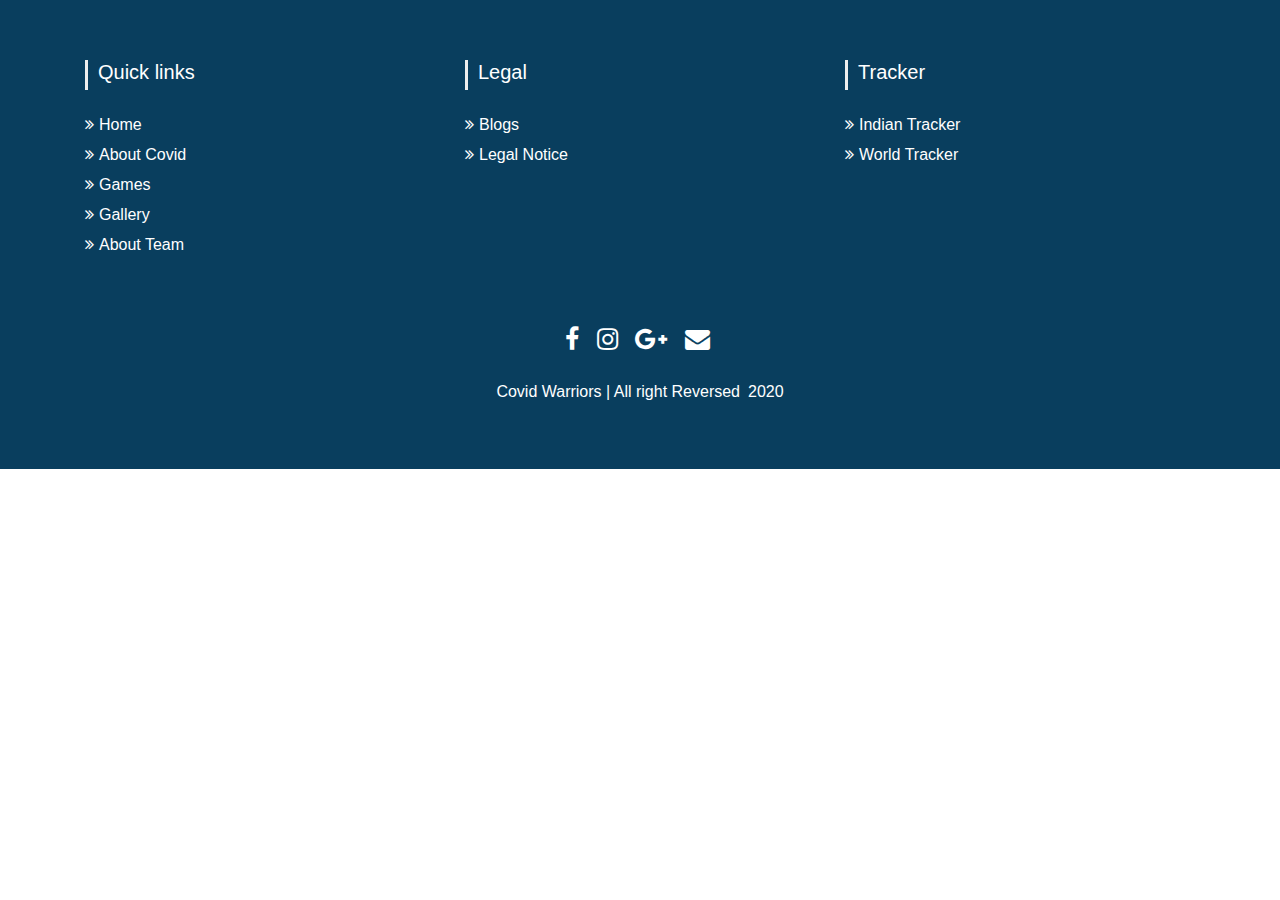
<file: footer.html>
<!doctype html>
<html>
<head>
	<title>Footer</title>
	<style>
		@import url('https://maxcdn.bootstrapcdn.com/font-awesome/4.7.0/css/font-awesome.min.css');
section {
    padding: 60px 0;
}

section .section-title {
    text-align: center;
    color: #093e5e;
    margin-bottom: 50px;
    text-transform: uppercase;
}
#footer {
    background: #093e5e !important;
}
#footer h5{
	padding-left: 10px;
    border-left: 3px solid #eeeeee;
    padding-bottom: 6px;
    margin-bottom: 20px;
    color:#ffffff;
}
#footer a {
    color: #ffffff;
    text-decoration: none !important;
    background-color: transparent;
    -webkit-text-decoration-skip: objects;
}
#footer ul.social li{
	padding: 3px 0;
}
#footer ul.social li a i {
    margin-right: 5px;
	font-size:25px;
	-webkit-transition: .5s all ease;
	-moz-transition: .5s all ease;
	transition: .5s all ease;
}
#footer ul.social li:hover a i {
	font-size:30px;
	margin-top:-10px;
}
#footer ul.social li a,
#footer ul.quick-links li a{
	color:#ffffff;
}
#footer ul.social li a:hover{
	color:#eeeeee;
}
#footer ul.quick-links li{
	padding: 3px 0;
	-webkit-transition: .5s all ease;
	-moz-transition: .5s all ease;
	transition: .5s all ease;
}
#footer ul.quick-links li:hover{
	padding: 3px 0;
	margin-left:5px;
	font-weight:700;
}
#footer ul.quick-links li a i{
	margin-right: 5px;
}
#footer ul.quick-links li:hover a i {
    font-weight: 700;
}

@media (max-width:767px){
	#footer h5 {
    padding-left: 0;
    border-left: transparent;
    padding-bottom: 0px;
    margin-bottom: 10px;
}
}

	</style>
	<link href="//maxcdn.bootstrapcdn.com/bootstrap/4.0.0/css/bootstrap.min.css" rel="stylesheet" id="bootstrap-css">
<script src="//maxcdn.bootstrapcdn.com/bootstrap/4.0.0/js/bootstrap.min.js"></script>
<script src="//cdnjs.cloudflare.com/ajax/libs/jquery/3.2.1/jquery.min.js"></script>
<!------ Include the above in your HEAD tag ---------->
</head>

<body>


<Footer>
	<section id="footer">
		<div class="container">
			<div class="row text-center text-xs-center text-sm-left text-md-left">
				<div class="col-xs-12 col-sm-4 col-md-4">
					<h5>Quick links</h5>
					<ul class="list-unstyled quick-links">
						<li><a href="index.html"><i class="fa fa-angle-double-right"></i>Home</a></li>
						<li><a href="about-covid.html"><i class="fa fa-angle-double-right"></i>About Covid </a></li>
						<li><a href="games.html"><i class="fa fa-angle-double-right"></i>Games</a></li>
						<li><a href="gallery.html"><i class="fa fa-angle-double-right"></i>Gallery</a></li>
						<li><a href="about-team.html"><i class="fa fa-angle-double-right"></i>About Team</a></li>
					</ul>
				</div>
				<div class="col-xs-12 col-sm-4 col-md-4">
					<h5>Legal</h5>
					<ul class="list-unstyled quick-links">
						<li><a href=""><i class="fa fa-angle-double-right"></i>Blogs</a></li>
						<li><a href=""><i class="fa fa-angle-double-right"></i>Legal Notice</a></li>
				
					</ul>
				</div>
				<div class="col-xs-12 col-sm-4 col-md-4">
					<h5>Tracker</h5>
					<ul class="list-unstyled quick-links">
						<li><a href="indian_tracker.html"><i class="fa fa-angle-double-right"></i>Indian Tracker</a></li>
						<li><a href="world_tracker.html"><i class="fa fa-angle-double-right"></i>World Tracker</a></li>
						
					</ul>
				</div>
			</div>
			<div class="row">
				<div class="col-xs-12 col-sm-12 col-md-12 mt-2 mt-sm-5">
					<ul class="list-unstyled list-inline social text-center">
						<li class="list-inline-item"><a href="www.facebook.com/"><i class="fa fa-facebook"></i></a></li>
					
						<li class="list-inline-item"><a href="www.instagram.com/"><i class="fa fa-instagram"></i></a></li>
						<li class="list-inline-item"><a href="www.googleplus.com/"><i class="fa fa-google-plus"></i></a></li>
						<li class="list-inline-item"><a href="www.gmail.com/" target="_blank"><i class="fa fa-envelope"></i></a></li>
					</ul>
				</div>
				<hr>
			</div>	
			<div class="row">
				<div class="col-xs-12 col-sm-12 col-md-12 mt-2 mt-sm-2 text-center text-white">
					
					<p class="h6">Covid Warriors | All right Reversed<a class="text-green ml-2" href="https://www.sunlimetech.com" target="_blank">2020</a></p>
				</div>
				<hr>
			</div>	
		</div>
	</section>
	</Footer>
  </body>
  </html>
</file>
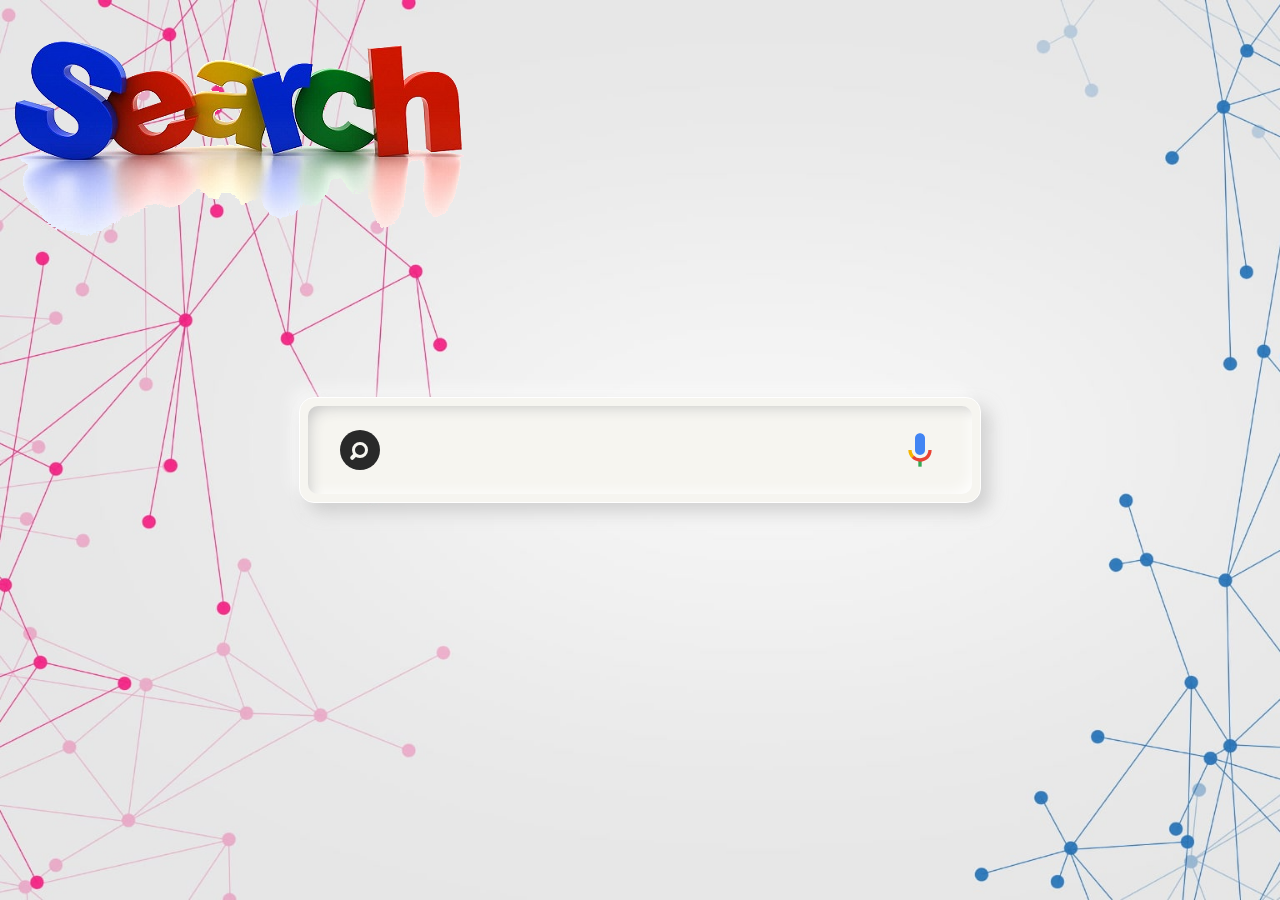
<file: search_tab.html>
<html>
<head>
    <title>Search</title>
    <!-- Bootstrap CSS -->
    <link rel="stylesheet" href="https://stackpath.bootstrapcdn.com/bootstrap/4.5.0/css/bootstrap.min.css" integrity="sha384-9aIt2nRpC12Uk9gS9baDl411NQApFmC26EwAOH8WgZl5MYYxFfc+NcPb1dKGj7Sk" crossorigin="anonymous">
    <style>
    /* Popup container - can be anything you want */

.popup {
    position: relative;
    display: inline-block;
    cursor: pointer;
    -webkit-user-select: none;
    -moz-user-select: none;
    -ms-user-select: none;
    user-select: none;
}


/* The actual popup */

.popup .popuptext {
    visibility: hidden;
    width: 160px;
    background-color: #555;
    color: #fff;
    text-align: center;
    border-radius: 6px;
    padding: 8px 0;
    position: absolute;
    z-index: 1;
    top: 125%;
    left: 50%;
    margin-left: -80px;
}


/* Toggle this class - hide and show the popup */

.popup .show {
    visibility: visible;
    -webkit-animation: fadeIn 0.5s;
    animation: fadeIn 0.5;
}


/* Add animation (fade in the popup) */

@-webkit-keyframes fadeIn {
    from {
        opacity: 0;
    }
    to {
        opacity: 1;
    }
}

@keyframes fadeIn {
    from {
        opacity: 0;
    }
    to {
        opacity: 1;
    }
}


/* search bar  */

html,
body {
    padding: 0;
    margin: 0;
    color: #292929;
}

body {
    height: 100%;
    background: url("images/search_tab_bg.jpg");
    background-size: cover;
    background-repeat: no-repeat;
    background-attachment: fixed;
    -webkit-background-size: cover;
    -moz-background-size: cover;
    -o-background-size: cover;
}

.container {
    text-align: center;
    color: #2c3e50;
    width: 100%;
    height: 30%;
    display: flex;
    justify-content: center;
    align-items: center;
    flex-direction: column;
}

form {
    transition: all 0.5s;
    position: absolute;
    top: 50%;
    transform: translateY(-50%);
}

.finder {
    border: 1px solid #fff;
    background-color: #f6f5f0;
    border-radius: 15px;
    padding: 8px;
    box-shadow: 9px 9px 16px rgba(189, 189, 189, 0.6), -9px -9px 16px rgba(255, 255, 255, 0.5);
}

.finder__outer {
    display: flex;
    width: 600px;
    padding: 1.5rem 2rem;
    border-radius: 10px;
    box-shadow: inset 10px 10px 15px -10px #c3c3c3, inset -10px -10px 15px -10px #ffffff;
}

.finder__inner {
    display: flex;
    align-items: center;
    position: relative;
    flex: 1;
}


/* .finder__form {
    flex: 1;
    height: calc(100% + 3rem);
} */

.finder__input {
    height: calc(100% + 3rem);
    border: none;
    background-color: transparent;
    outline: none;
    font-size: 1.5rem;
    letter-spacing: 0.75px;
}

.finder__icon {
    width: 40px;
    height: 40px;
    margin-right: 1rem;
    transition: all 0.2s;
    box-shadow: inset 0 0 0 20px #292929;
    border-radius: 50%;
    position: relative;
}

.finder__icon:after,
.finder__icon:before {
    display: block;
    content: "";
    position: absolute;
    transition: all 0.5s cubic-bezier(0.68, -0.55, 0.265, 1.55);
}

.finder__icon:after {
    width: 10px;
    height: 10px;
    background-color: #292929;
    border: 3px solid #f6f5f0;
    top: 50%;
    position: absolute;
    transform: translateY(-50%);
    left: 0px;
    right: 0;
    margin: auto;
    border-radius: 50%;
}

.active .finder__icon:after {
    border-width: 10px;
    background-color: #f6f5f0;
}

.finder__icon:before {
    width: 4px;
    height: 13px;
    background-color: #f6f5f0;
    top: 50%;
    left: 20px;
    transform: rotateZ(45deg) translate(-50%, 0);
    transform-origin: 0 0;
    border-radius: 4px;
}

.active .finder__icon:before {
    background-color: #292929;
    width: 6px;
    transform: rotateZ(45deg) translate(-50%, 25px);
}


/* .processing .finder__icon {
    transform-origin: 50%;
    animation: spinner 0.3s linear infinite;
    animation-delay: 0.5s;
} */

.active .finder__icon {
    transform: translateY(-5px);
}


/* 
@keyframes spinner {
    0% {
        transform: rotateZ(45deg);
    }
    100% {
        transform: rotateZ(405deg);
    }
} */
    </style>
</head>

<body>

    <div class="text-center">
        <img src="images/search_heading.png" />
    </div>
    <div class="container">
        <div class="form-row">

            <div class="col-11">

                <div class="container">
                    <form id="search_tab_form" action="{%url 'search'%}" method="get" autocomplete="off">
                        <div class="finder">
                            <div class="finder__outer">
                                <div class="finder__inner">
                                    <div class="finder__icon" ref="icon"></div>
                                    <input class="finder__input" type="text" name="q" id="search_tab_transcript" />
                                </div>
                                <div class="my-auto popup">
                                    <svg onclick="search_tab_startDictation()" width="40px" height="40px" focusable="false" viewBox="0 0 24 24" xmlns="http://www.w3.org/2000/svg">
                                      <path d="m12 15c1.66 0 3-1.31 3-2.97v-7.02c0-1.66-1.34-3.01-3-3.01s-3 1.34-3 3.01v7.02c0 1.66 1.34 2.97 3 2.97z"
                                          fill="#4285f4"></path>
                                      <path d="m11 18.08h2v3.92h-2z" fill="#34a853"></path>
                                      <path d="m7.05 16.87c-1.27-1.33-2.05-2.83-2.05-4.87h2c0 1.45 0.56 2.42 1.47 3.38v0.32l-1.15 1.18z" fill="#f4b400">
                                      </path>
                                      <path
                                          d="m12 16.93a4.97 5.25 0 0 1 -3.54 -1.55l-1.41 1.49c1.26 1.34 3.02 2.13 4.95 2.13 3.87 0 6.99-2.92 6.99-7h-1.99c0 2.92-2.24 4.93-5 4.93z"
                                          fill="#ea4335">
                                      </path>
                                  </svg>
                                    
                                    <span class="popuptext" id="listening_popup">Listening...</span>
                                </div>
                            </div>
                        </div>
                    </form>
                </div>

            </div>


        </div>

    </div>
</body>


<script>
// Speech Recognition API for search tab
function search_tab_startDictation() {

    if (window.hasOwnProperty('webkitSpeechRecognition')) {
        var recognition = new webkitSpeechRecognition();

        recognition.continuous = false;
        recognition.interimResults = false;

        recognition.lang = "en-in";
        recognition.start();

        recognition.onstart = function(e) {
            play_beep();
            toggle_listening_popup();
        }

        recognition.onresult = function(e) {
            document.getElementById('search_tab_transcript').value = e.results[0][0].transcript;
            recognition.stop();
            document.getElementById('search_tab_form').submit();
        }

        recognition.onerror = function(e) {
            console.log('error in recognize', e, e.error);
            recognition.stop();
        }

        recognition.onend = function(e) {
            toggle_listening_popup();
        }
    } else {
        console.log("webkitSpeechRecognition not available");
    }
}

//Voice search initial sound
function play_beep() {
    var audioElement = new Audio("../media/audios/voice_search.mp3");
    audioElement.play();
}

// Listening popup
function toggle_listening_popup() {
    var popup = document.getElementById("listening_popup");
    popup.classList.toggle("show");
}

// search bar
const input = document.querySelector(".finder__input");
const finder = document.querySelector(".finder");
const form = document.querySelector("form");

input.addEventListener("focus", () => {
    finder.classList.add("active");
});

input.addEventListener("blur", () => {
    if (input.value.length === 0) {
        finder.classList.remove("active");
    }
});
</script>

</html>
</file>
<file: fonts/icomoon/style.css>
@font-face {
  font-family: 'icomoon';
  src:  url('fonts/icomoon.eot?10si43');
  src:  url('fonts/icomoon.eot?10si43#iefix') format('embedded-opentype'),
    url('fonts/icomoon.ttf?10si43') format('truetype'),
    url('fonts/icomoon.woff?10si43') format('woff'),
    url('fonts/icomoon.svg?10si43#icomoon') format('svg');
  font-weight: normal;
  font-style: normal;
}

[class^="icon-"], [class*=" icon-"] {
  /* use !important to prevent issues with browser extensions that change fonts */
  font-family: 'icomoon' !important;
  speak: none;
  font-style: normal;
  font-weight: normal;
  font-variant: normal;
  text-transform: none;
  line-height: 1;

  /* Better Font Rendering =========== */
  -webkit-font-smoothing: antialiased;
  -moz-osx-font-smoothing: grayscale;
}

.icon-asterisk:before {
  content: "\f069";
}
.icon-plus:before {
  content: "\f067";
}
.icon-question:before {
  content: "\f128";
}
.icon-minus:before {
  content: "\f068";
}
.icon-glass:before {
  content: "\f000";
}
.icon-music:before {
  content: "\f001";
}
.icon-search:before {
  content: "\f002";
}
.icon-envelope-o:before {
  content: "\f003";
}
.icon-heart:before {
  content: "\f004";
}
.icon-star:before {
  content: "\f005";
}
.icon-star-o:before {
  content: "\f006";
}
.icon-user:before {
  content: "\f007";
}
.icon-film:before {
  content: "\f008";
}
.icon-th-large:before {
  content: "\f009";
}
.icon-th:before {
  content: "\f00a";
}
.icon-th-list:before {
  content: "\f00b";
}
.icon-check:before {
  content: "\f00c";
}
.icon-close:before {
  content: "\f00d";
}
.icon-remove:before {
  content: "\f00d";
}
.icon-times:before {
  content: "\f00d";
}
.icon-search-plus:before {
  content: "\f00e";
}
.icon-search-minus:before {
  content: "\f010";
}
.icon-power-off:before {
  content: "\f011";
}
.icon-signal:before {
  content: "\f012";
}
.icon-cog:before {
  content: "\f013";
}
.icon-gear:before {
  content: "\f013";
}
.icon-trash-o:before {
  content: "\f014";
}
.icon-home:before {
  content: "\f015";
}
.icon-file-o:before {
  content: "\f016";
}
.icon-clock-o:before {
  content: "\f017";
}
.icon-road:before {
  content: "\f018";
}
.icon-download:before {
  content: "\f019";
}
.icon-arrow-circle-o-down:before {
  content: "\f01a";
}
.icon-arrow-circle-o-up:before {
  content: "\f01b";
}
.icon-inbox:before {
  content: "\f01c";
}
.icon-play-circle-o:before {
  content: "\f01d";
}
.icon-repeat:before {
  content: "\f01e";
}
.icon-rotate-right:before {
  content: "\f01e";
}
.icon-refresh:before {
  content: "\f021";
}
.icon-list-alt:before {
  content: "\f022";
}
.icon-lock:before {
  content: "\f023";
}
.icon-flag:before {
  content: "\f024";
}
.icon-headphones:before {
  content: "\f025";
}
.icon-volume-off:before {
  content: "\f026";
}
.icon-volume-down:before {
  content: "\f027";
}
.icon-volume-up:before {
  content: "\f028";
}
.icon-qrcode:before {
  content: "\f029";
}
.icon-barcode:before {
  content: "\f02a";
}
.icon-tag:before {
  content: "\f02b";
}
.icon-tags:before {
  content: "\f02c";
}
.icon-book:before {
  content: "\f02d";
}
.icon-bookmark:before {
  content: "\f02e";
}
.icon-print:before {
  content: "\f02f";
}
.icon-camera:before {
  content: "\f030";
}
.icon-font:before {
  content: "\f031";
}
.icon-bold:before {
  content: "\f032";
}
.icon-italic:before {
  content: "\f033";
}
.icon-text-height:before {
  content: "\f034";
}
.icon-text-width:before {
  content: "\f035";
}
.icon-align-left:before {
  content: "\f036";
}
.icon-align-center:before {
  content: "\f037";
}
.icon-align-right:before {
  content: "\f038";
}
.icon-align-justify:before {
  content: "\f039";
}
.icon-list:before {
  content: "\f03a";
}
.icon-dedent:before {
  content: "\f03b";
}
.icon-outdent:before {
  content: "\f03b";
}
.icon-indent:before {
  content: "\f03c";
}
.icon-video-camera:before {
  content: "\f03d";
}
.icon-image:before {
  content: "\f03e";
}
.icon-photo:before {
  content: "\f03e";
}
.icon-picture-o:before {
  content: "\f03e";
}
.icon-pencil:before {
  content: "\f040";
}
.icon-map-marker:before {
  content: "\f041";
}
.icon-adjust:before {
  content: "\f042";
}
.icon-tint:before {
  content: "\f043";
}
.icon-edit:before {
  content: "\f044";
}
.icon-pencil-square-o:before {
  content: "\f044";
}
.icon-share-square-o:before {
  content: "\f045";
}
.icon-check-square-o:before {
  content: "\f046";
}
.icon-arrows:before {
  content: "\f047";
}
.icon-step-backward:before {
  content: "\f048";
}
.icon-fast-backward:before {
  content: "\f049";
}
.icon-backward:before {
  content: "\f04a";
}
.icon-play:before {
  content: "\f04b";
}
.icon-pause:before {
  content: "\f04c";
}
.icon-stop:before {
  content: "\f04d";
}
.icon-forward:before {
  content: "\f04e";
}
.icon-fast-forward:before {
  content: "\f050";
}
.icon-step-forward:before {
  content: "\f051";
}
.icon-eject:before {
  content: "\f052";
}
.icon-chevron-left:before {
  content: "\f053";
}
.icon-chevron-right:before {
  content: "\f054";
}
.icon-plus-circle:before {
  content: "\f055";
}
.icon-minus-circle:before {
  content: "\f056";
}
.icon-times-circle:before {
  content: "\f057";
}
.icon-check-circle:before {
  content: "\f058";
}
.icon-question-circle:before {
  content: "\f059";
}
.icon-info-circle:before {
  content: "\f05a";
}
.icon-crosshairs:before {
  content: "\f05b";
}
.icon-times-circle-o:before {
  content: "\f05c";
}
.icon-check-circle-o:before {
  content: "\f05d";
}
.icon-ban:before {
  content: "\f05e";
}
.icon-arrow-left:before {
  content: "\f060";
}
.icon-arrow-right:before {
  content: "\f061";
}
.icon-arrow-up:before {
  content: "\f062";
}
.icon-arrow-down:before {
  content: "\f063";
}
.icon-mail-forward:before {
  content: "\f064";
}
.icon-share:before {
  content: "\f064";
}
.icon-expand:before {
  content: "\f065";
}
.icon-compress:before {
  content: "\f066";
}
.icon-exclamation-circle:before {
  content: "\f06a";
}
.icon-gift:before {
  content: "\f06b";
}
.icon-leaf:before {
  content: "\f06c";
}
.icon-fire:before {
  content: "\f06d";
}
.icon-eye:before {
  content: "\f06e";
}
.icon-eye-slash:before {
  content: "\f070";
}
.icon-exclamation-triangle:before {
  content: "\f071";
}
.icon-warning:before {
  content: "\f071";
}
.icon-plane:before {
  content: "\f072";
}
.icon-calendar:before {
  content: "\f073";
}
.icon-random:before {
  content: "\f074";
}
.icon-comment:before {
  content: "\f075";
}
.icon-magnet:before {
  content: "\f076";
}
.icon-chevron-up:before {
  content: "\f077";
}
.icon-chevron-down:before {
  content: "\f078";
}
.icon-retweet:before {
  content: "\f079";
}
.icon-shopping-cart:before {
  content: "\f07a";
}
.icon-folder:before {
  content: "\f07b";
}
.icon-folder-open:before {
  content: "\f07c";
}
.icon-arrows-v:before {
  content: "\f07d";
}
.icon-arrows-h:before {
  content: "\f07e";
}
.icon-bar-chart:before {
  content: "\f080";
}
.icon-bar-chart-o:before {
  content: "\f080";
}
.icon-twitter-square:before {
  content: "\f081";
}
.icon-facebook-square:before {
  content: "\f082";
}
.icon-camera-retro:before {
  content: "\f083";
}
.icon-key:before {
  content: "\f084";
}
.icon-cogs:before {
  content: "\f085";
}
.icon-gears:before {
  content: "\f085";
}
.icon-comments:before {
  content: "\f086";
}
.icon-thumbs-o-up:before {
  content: "\f087";
}
.icon-thumbs-o-down:before {
  content: "\f088";
}
.icon-star-half:before {
  content: "\f089";
}
.icon-heart-o:before {
  content: "\f08a";
}
.icon-sign-out:before {
  content: "\f08b";
}
.icon-linkedin-square:before {
  content: "\f08c";
}
.icon-thumb-tack:before {
  content: "\f08d";
}
.icon-external-link:before {
  content: "\f08e";
}
.icon-sign-in:before {
  content: "\f090";
}
.icon-trophy:before {
  content: "\f091";
}
.icon-github-square:before {
  content: "\f092";
}
.icon-upload:before {
  content: "\f093";
}
.icon-lemon-o:before {
  content: "\f094";
}
.icon-phone:before {
  content: "\f095";
}
.icon-square-o:before {
  content: "\f096";
}
.icon-bookmark-o:before {
  content: "\f097";
}
.icon-phone-square:before {
  content: "\f098";
}
.icon-twitter:before {
  content: "\f099";
}
.icon-facebook:before {
  content: "\f09a";
}
.icon-facebook-f:before {
  content: "\f09a";
}
.icon-github:before {
  content: "\f09b";
}
.icon-unlock:before {
  content: "\f09c";
}
.icon-credit-card:before {
  content: "\f09d";
}
.icon-feed:before {
  content: "\f09e";
}
.icon-rss:before {
  content: "\f09e";
}
.icon-hdd-o:before {
  content: "\f0a0";
}
.icon-bullhorn:before {
  content: "\f0a1";
}
.icon-bell-o:before {
  content: "\f0a2";
}
.icon-certificate:before {
  content: "\f0a3";
}
.icon-hand-o-right:before {
  content: "\f0a4";
}
.icon-hand-o-left:before {
  content: "\f0a5";
}
.icon-hand-o-up:before {
  content: "\f0a6";
}
.icon-hand-o-down:before {
  content: "\f0a7";
}
.icon-arrow-circle-left:before {
  content: "\f0a8";
}
.icon-arrow-circle-right:before {
  content: "\f0a9";
}
.icon-arrow-circle-up:before {
  content: "\f0aa";
}
.icon-arrow-circle-down:before {
  content: "\f0ab";
}
.icon-globe:before {
  content: "\f0ac";
}
.icon-wrench:before {
  content: "\f0ad";
}
.icon-tasks:before {
  content: "\f0ae";
}
.icon-filter:before {
  content: "\f0b0";
}
.icon-briefcase:before {
  content: "\f0b1";
}
.icon-arrows-alt:before {
  content: "\f0b2";
}
.icon-group:before {
  content: "\f0c0";
}
.icon-users:before {
  content: "\f0c0";
}
.icon-chain:before {
  content: "\f0c1";
}
.icon-link:before {
  content: "\f0c1";
}
.icon-cloud:before {
  content: "\f0c2";
}
.icon-flask:before {
  content: "\f0c3";
}
.icon-cut:before {
  content: "\f0c4";
}
.icon-scissors:before {
  content: "\f0c4";
}
.icon-copy:before {
  content: "\f0c5";
}
.icon-files-o:before {
  content: "\f0c5";
}
.icon-paperclip:before {
  content: "\f0c6";
}
.icon-floppy-o:before {
  content: "\f0c7";
}
.icon-save:before {
  content: "\f0c7";
}
.icon-square:before {
  content: "\f0c8";
}
.icon-bars:before {
  content: "\f0c9";
}
.icon-navicon:before {
  content: "\f0c9";
}
.icon-reorder:before {
  content: "\f0c9";
}
.icon-list-ul:before {
  content: "\f0ca";
}
.icon-list-ol:before {
  content: "\f0cb";
}
.icon-strikethrough:before {
  content: "\f0cc";
}
.icon-underline:before {
  content: "\f0cd";
}
.icon-table:before {
  content: "\f0ce";
}
.icon-magic:before {
  content: "\f0d0";
}
.icon-truck:before {
  content: "\f0d1";
}
.icon-pinterest:before {
  content: "\f0d2";
}
.icon-pinterest-square:before {
  content: "\f0d3";
}
.icon-google-plus-square:before {
  content: "\f0d4";
}
.icon-google-plus:before {
  content: "\f0d5";
}
.icon-money:before {
  content: "\f0d6";
}
.icon-caret-down:before {
  content: "\f0d7";
}
.icon-caret-up:before {
  content: "\f0d8";
}
.icon-caret-left:before {
  content: "\f0d9";
}
.icon-caret-right:before {
  content: "\f0da";
}
.icon-columns:before {
  content: "\f0db";
}
.icon-sort:before {
  content: "\f0dc";
}
.icon-unsorted:before {
  content: "\f0dc";
}
.icon-sort-desc:before {
  content: "\f0dd";
}
.icon-sort-down:before {
  content: "\f0dd";
}
.icon-sort-asc:before {
  content: "\f0de";
}
.icon-sort-up:before {
  content: "\f0de";
}
.icon-envelope:before {
  content: "\f0e0";
}
.icon-linkedin:before {
  content: "\f0e1";
}
.icon-rotate-left:before {
  content: "\f0e2";
}
.icon-undo:before {
  content: "\f0e2";
}
.icon-gavel:before {
  content: "\f0e3";
}
.icon-legal:before {
  content: "\f0e3";
}
.icon-dashboard:before {
  content: "\f0e4";
}
.icon-tachometer:before {
  content: "\f0e4";
}
.icon-comment-o:before {
  content: "\f0e5";
}
.icon-comments-o:before {
  content: "\f0e6";
}
.icon-bolt:before {
  content: "\f0e7";
}
.icon-flash:before {
  content: "\f0e7";
}
.icon-sitemap:before {
  content: "\f0e8";
}
.icon-umbrella:before {
  content: "\f0e9";
}
.icon-clipboard:before {
  content: "\f0ea";
}
.icon-paste:before {
  content: "\f0ea";
}
.icon-lightbulb-o:before {
  content: "\f0eb";
}
.icon-exchange:before {
  content: "\f0ec";
}
.icon-cloud-download:before {
  content: "\f0ed";
}
.icon-cloud-upload:before {
  content: "\f0ee";
}
.icon-user-md:before {
  content: "\f0f0";
}
.icon-stethoscope:before {
  content: "\f0f1";
}
.icon-suitcase:before {
  content: "\f0f2";
}
.icon-bell:before {
  content: "\f0f3";
}
.icon-coffee:before {
  content: "\f0f4";
}
.icon-cutlery:before {
  content: "\f0f5";
}
.icon-file-text-o:before {
  content: "\f0f6";
}
.icon-building-o:before {
  content: "\f0f7";
}
.icon-hospital-o:before {
  content: "\f0f8";
}
.icon-ambulance:before {
  content: "\f0f9";
}
.icon-medkit:before {
  content: "\f0fa";
}
.icon-fighter-jet:before {
  content: "\f0fb";
}
.icon-beer:before {
  content: "\f0fc";
}
.icon-h-square:before {
  content: "\f0fd";
}
.icon-plus-square:before {
  content: "\f0fe";
}
.icon-angle-double-left:before {
  content: "\f100";
}
.icon-angle-double-right:before {
  content: "\f101";
}
.icon-angle-double-up:before {
  content: "\f102";
}
.icon-angle-double-down:before {
  content: "\f103";
}
.icon-angle-left:before {
  content: "\f104";
}
.icon-angle-right:before {
  content: "\f105";
}
.icon-angle-up:before {
  content: "\f106";
}
.icon-angle-down:before {
  content: "\f107";
}
.icon-desktop:before {
  content: "\f108";
}
.icon-laptop:before {
  content: "\f109";
}
.icon-tablet:before {
  content: "\f10a";
}
.icon-mobile:before {
  content: "\f10b";
}
.icon-mobile-phone:before {
  content: "\f10b";
}
.icon-circle-o:before {
  content: "\f10c";
}
.icon-quote-left:before {
  content: "\f10d";
}
.icon-quote-right:before {
  content: "\f10e";
}
.icon-spinner:before {
  content: "\f110";
}
.icon-circle:before {
  content: "\f111";
}
.icon-mail-reply:before {
  content: "\f112";
}
.icon-reply:before {
  content: "\f112";
}
.icon-github-alt:before {
  content: "\f113";
}
.icon-folder-o:before {
  content: "\f114";
}
.icon-folder-open-o:before {
  content: "\f115";
}
.icon-smile-o:before {
  content: "\f118";
}
.icon-frown-o:before {
  content: "\f119";
}
.icon-meh-o:before {
  content: "\f11a";
}
.icon-gamepad:before {
  content: "\f11b";
}
.icon-keyboard-o:before {
  content: "\f11c";
}
.icon-flag-o:before {
  content: "\f11d";
}
.icon-flag-checkered:before {
  content: "\f11e";
}
.icon-terminal:before {
  content: "\f120";
}
.icon-code:before {
  content: "\f121";
}
.icon-mail-reply-all:before {
  content: "\f122";
}
.icon-reply-all:before {
  content: "\f122";
}
.icon-star-half-empty:before {
  content: "\f123";
}
.icon-star-half-full:before {
  content: "\f123";
}
.icon-star-half-o:before {
  content: "\f123";
}
.icon-location-arrow:before {
  content: "\f124";
}
.icon-crop:before {
  content: "\f125";
}
.icon-code-fork:before {
  content: "\f126";
}
.icon-chain-broken:before {
  content: "\f127";
}
.icon-unlink:before {
  content: "\f127";
}
.icon-info:before {
  content: "\f129";
}
.icon-exclamation:before {
  content: "\f12a";
}
.icon-superscript:before {
  content: "\f12b";
}
.icon-subscript:before {
  content: "\f12c";
}
.icon-eraser:before {
  content: "\f12d";
}
.icon-puzzle-piece:before {
  content: "\f12e";
}
.icon-microphone:before {
  content: "\f130";
}
.icon-microphone-slash:before {
  content: "\f131";
}
.icon-shield:before {
  content: "\f132";
}
.icon-calendar-o:before {
  content: "\f133";
}
.icon-fire-extinguisher:before {
  content: "\f134";
}
.icon-rocket:before {
  content: "\f135";
}
.icon-maxcdn:before {
  content: "\f136";
}
.icon-chevron-circle-left:before {
  content: "\f137";
}
.icon-chevron-circle-right:before {
  content: "\f138";
}
.icon-chevron-circle-up:before {
  content: "\f139";
}
.icon-chevron-circle-down:before {
  content: "\f13a";
}
.icon-html5:before {
  content: "\f13b";
}
.icon-css3:before {
  content: "\f13c";
}
.icon-anchor:before {
  content: "\f13d";
}
.icon-unlock-alt:before {
  content: "\f13e";
}
.icon-bullseye:before {
  content: "\f140";
}
.icon-ellipsis-h:before {
  content: "\f141";
}
.icon-ellipsis-v:before {
  content: "\f142";
}
.icon-rss-square:before {
  content: "\f143";
}
.icon-play-circle:before {
  content: "\f144";
}
.icon-ticket:before {
  content: "\f145";
}
.icon-minus-square:before {
  content: "\f146";
}
.icon-minus-square-o:before {
  content: "\f147";
}
.icon-level-up:before {
  content: "\f148";
}
.icon-level-down:before {
  content: "\f149";
}
.icon-check-square:before {
  content: "\f14a";
}
.icon-pencil-square:before {
  content: "\f14b";
}
.icon-external-link-square:before {
  content: "\f14c";
}
.icon-share-square:before {
  content: "\f14d";
}
.icon-compass:before {
  content: "\f14e";
}
.icon-caret-square-o-down:before {
  content: "\f150";
}
.icon-toggle-down:before {
  content: "\f150";
}
.icon-caret-square-o-up:before {
  content: "\f151";
}
.icon-toggle-up:before {
  content: "\f151";
}
.icon-caret-square-o-right:before {
  content: "\f152";
}
.icon-toggle-right:before {
  content: "\f152";
}
.icon-eur:before {
  content: "\f153";
}
.icon-euro:before {
  content: "\f153";
}
.icon-gbp:before {
  content: "\f154";
}
.icon-dollar:before {
  content: "\f155";
}
.icon-usd:before {
  content: "\f155";
}
.icon-inr:before {
  content: "\f156";
}
.icon-rupee:before {
  content: "\f156";
}
.icon-cny:before {
  content: "\f157";
}
.icon-jpy:before {
  content: "\f157";
}
.icon-rmb:before {
  content: "\f157";
}
.icon-yen:before {
  content: "\f157";
}
.icon-rouble:before {
  content: "\f158";
}
.icon-rub:before {
  content: "\f158";
}
.icon-ruble:before {
  content: "\f158";
}
.icon-krw:before {
  content: "\f159";
}
.icon-won:before {
  content: "\f159";
}
.icon-bitcoin:before {
  content: "\f15a";
}
.icon-btc:before {
  content: "\f15a";
}
.icon-file:before {
  content: "\f15b";
}
.icon-file-text:before {
  content: "\f15c";
}
.icon-sort-alpha-asc:before {
  content: "\f15d";
}
.icon-sort-alpha-desc:before {
  content: "\f15e";
}
.icon-sort-amount-asc:before {
  content: "\f160";
}
.icon-sort-amount-desc:before {
  content: "\f161";
}
.icon-sort-numeric-asc:before {
  content: "\f162";
}
.icon-sort-numeric-desc:before {
  content: "\f163";
}
.icon-thumbs-up:before {
  content: "\f164";
}
.icon-thumbs-down:before {
  content: "\f165";
}
.icon-youtube-square:before {
  content: "\f166";
}
.icon-youtube:before {
  content: "\f167";
}
.icon-xing:before {
  content: "\f168";
}
.icon-xing-square:before {
  content: "\f169";
}
.icon-youtube-play:before {
  content: "\f16a";
}
.icon-dropbox:before {
  content: "\f16b";
}
.icon-stack-overflow:before {
  content: "\f16c";
}
.icon-instagram:before {
  content: "\f16d";
}
.icon-flickr:before {
  content: "\f16e";
}
.icon-adn:before {
  content: "\f170";
}
.icon-bitbucket:before {
  content: "\f171";
}
.icon-bitbucket-square:before {
  content: "\f172";
}
.icon-tumblr:before {
  content: "\f173";
}
.icon-tumblr-square:before {
  content: "\f174";
}
.icon-long-arrow-down:before {
  content: "\f175";
}
.icon-long-arrow-up:before {
  content: "\f176";
}
.icon-long-arrow-left:before {
  content: "\f177";
}
.icon-long-arrow-right:before {
  content: "\f178";
}
.icon-apple:before {
  content: "\f179";
}
.icon-windows:before {
  content: "\f17a";
}
.icon-android:before {
  content: "\f17b";
}
.icon-linux:before {
  content: "\f17c";
}
.icon-dribbble:before {
  content: "\f17d";
}
.icon-skype:before {
  content: "\f17e";
}
.icon-foursquare:before {
  content: "\f180";
}
.icon-trello:before {
  content: "\f181";
}
.icon-female:before {
  content: "\f182";
}
.icon-male:before {
  content: "\f183";
}
.icon-gittip:before {
  content: "\f184";
}
.icon-gratipay:before {
  content: "\f184";
}
.icon-sun-o:before {
  content: "\f185";
}
.icon-moon-o:before {
  content: "\f186";
}
.icon-archive:before {
  content: "\f187";
}
.icon-bug:before {
  content: "\f188";
}
.icon-vk:before {
  content: "\f189";
}
.icon-weibo:before {
  content: "\f18a";
}
.icon-renren:before {
  content: "\f18b";
}
.icon-pagelines:before {
  content: "\f18c";
}
.icon-stack-exchange:before {
  content: "\f18d";
}
.icon-arrow-circle-o-right:before {
  content: "\f18e";
}
.icon-arrow-circle-o-left:before {
  content: "\f190";
}
.icon-caret-square-o-left:before {
  content: "\f191";
}
.icon-toggle-left:before {
  content: "\f191";
}
.icon-dot-circle-o:before {
  content: "\f192";
}
.icon-wheelchair:before {
  content: "\f193";
}
.icon-vimeo-square:before {
  content: "\f194";
}
.icon-try:before {
  content: "\f195";
}
.icon-turkish-lira:before {
  content: "\f195";
}
.icon-plus-square-o:before {
  content: "\f196";
}
.icon-space-shuttle:before {
  content: "\f197";
}
.icon-slack:before {
  content: "\f198";
}
.icon-envelope-square:before {
  content: "\f199";
}
.icon-wordpress:before {
  content: "\f19a";
}
.icon-openid:before {
  content: "\f19b";
}
.icon-bank:before {
  content: "\f19c";
}
.icon-institution:before {
  content: "\f19c";
}
.icon-university:before {
  content: "\f19c";
}
.icon-graduation-cap:before {
  content: "\f19d";
}
.icon-mortar-board:before {
  content: "\f19d";
}
.icon-yahoo:before {
  content: "\f19e";
}
.icon-google:before {
  content: "\f1a0";
}
.icon-reddit:before {
  content: "\f1a1";
}
.icon-reddit-square:before {
  content: "\f1a2";
}
.icon-stumbleupon-circle:before {
  content: "\f1a3";
}
.icon-stumbleupon:before {
  content: "\f1a4";
}
.icon-delicious:before {
  content: "\f1a5";
}
.icon-digg:before {
  content: "\f1a6";
}
.icon-pied-piper-pp:before {
  content: "\f1a7";
}
.icon-pied-piper-alt:before {
  content: "\f1a8";
}
.icon-drupal:before {
  content: "\f1a9";
}
.icon-joomla:before {
  content: "\f1aa";
}
.icon-language:before {
  content: "\f1ab";
}
.icon-fax:before {
  content: "\f1ac";
}
.icon-building:before {
  content: "\f1ad";
}
.icon-child:before {
  content: "\f1ae";
}
.icon-paw:before {
  content: "\f1b0";
}
.icon-spoon:before {
  content: "\f1b1";
}
.icon-cube:before {
  content: "\f1b2";
}
.icon-cubes:before {
  content: "\f1b3";
}
.icon-behance:before {
  content: "\f1b4";
}
.icon-behance-square:before {
  content: "\f1b5";
}
.icon-steam:before {
  content: "\f1b6";
}
.icon-steam-square:before {
  content: "\f1b7";
}
.icon-recycle:before {
  content: "\f1b8";
}
.icon-automobile:before {
  content: "\f1b9";
}
.icon-car:before {
  content: "\f1b9";
}
.icon-cab:before {
  content: "\f1ba";
}
.icon-taxi:before {
  content: "\f1ba";
}
.icon-tree:before {
  content: "\f1bb";
}
.icon-spotify:before {
  content: "\f1bc";
}
.icon-deviantart:before {
  content: "\f1bd";
}
.icon-soundcloud:before {
  content: "\f1be";
}
.icon-database:before {
  content: "\f1c0";
}
.icon-file-pdf-o:before {
  content: "\f1c1";
}
.icon-file-word-o:before {
  content: "\f1c2";
}
.icon-file-excel-o:before {
  content: "\f1c3";
}
.icon-file-powerpoint-o:before {
  content: "\f1c4";
}
.icon-file-image-o:before {
  content: "\f1c5";
}
.icon-file-photo-o:before {
  content: "\f1c5";
}
.icon-file-picture-o:before {
  content: "\f1c5";
}
.icon-file-archive-o:before {
  content: "\f1c6";
}
.icon-file-zip-o:before {
  content: "\f1c6";
}
.icon-file-audio-o:before {
  content: "\f1c7";
}
.icon-file-sound-o:before {
  content: "\f1c7";
}
.icon-file-movie-o:before {
  content: "\f1c8";
}
.icon-file-video-o:before {
  content: "\f1c8";
}
.icon-file-code-o:before {
  content: "\f1c9";
}
.icon-vine:before {
  content: "\f1ca";
}
.icon-codepen:before {
  content: "\f1cb";
}
.icon-jsfiddle:before {
  content: "\f1cc";
}
.icon-life-bouy:before {
  content: "\f1cd";
}
.icon-life-buoy:before {
  content: "\f1cd";
}
.icon-life-ring:before {
  content: "\f1cd";
}
.icon-life-saver:before {
  content: "\f1cd";
}
.icon-support:before {
  content: "\f1cd";
}
.icon-circle-o-notch:before {
  content: "\f1ce";
}
.icon-ra:before {
  content: "\f1d0";
}
.icon-rebel:before {
  content: "\f1d0";
}
.icon-resistance:before {
  content: "\f1d0";
}
.icon-empire:before {
  content: "\f1d1";
}
.icon-ge:before {
  content: "\f1d1";
}
.icon-git-square:before {
  content: "\f1d2";
}
.icon-git:before {
  content: "\f1d3";
}
.icon-hacker-news:before {
  content: "\f1d4";
}
.icon-y-combinator-square:before {
  content: "\f1d4";
}
.icon-yc-square:before {
  content: "\f1d4";
}
.icon-tencent-weibo:before {
  content: "\f1d5";
}
.icon-qq:before {
  content: "\f1d6";
}
.icon-wechat:before {
  content: "\f1d7";
}
.icon-weixin:before {
  content: "\f1d7";
}
.icon-paper-plane:before {
  content: "\f1d8";
}
.icon-send:before {
  content: "\f1d8";
}
.icon-paper-plane-o:before {
  content: "\f1d9";
}
.icon-send-o:before {
  content: "\f1d9";
}
.icon-history:before {
  content: "\f1da";
}
.icon-circle-thin:before {
  content: "\f1db";
}
.icon-header:before {
  content: "\f1dc";
}
.icon-paragraph:before {
  content: "\f1dd";
}
.icon-sliders:before {
  content: "\f1de";
}
.icon-share-alt:before {
  content: "\f1e0";
}
.icon-share-alt-square:before {
  content: "\f1e1";
}
.icon-bomb:before {
  content: "\f1e2";
}
.icon-futbol-o:before {
  content: "\f1e3";
}
.icon-soccer-ball-o:before {
  content: "\f1e3";
}
.icon-tty:before {
  content: "\f1e4";
}
.icon-binoculars:before {
  content: "\f1e5";
}
.icon-plug:before {
  content: "\f1e6";
}
.icon-slideshare:before {
  content: "\f1e7";
}
.icon-twitch:before {
  content: "\f1e8";
}
.icon-yelp:before {
  content: "\f1e9";
}
.icon-newspaper-o:before {
  content: "\f1ea";
}
.icon-wifi:before {
  content: "\f1eb";
}
.icon-calculator:before {
  content: "\f1ec";
}
.icon-paypal:before {
  content: "\f1ed";
}
.icon-google-wallet:before {
  content: "\f1ee";
}
.icon-cc-visa:before {
  content: "\f1f0";
}
.icon-cc-mastercard:before {
  content: "\f1f1";
}
.icon-cc-discover:before {
  content: "\f1f2";
}
.icon-cc-amex:before {
  content: "\f1f3";
}
.icon-cc-paypal:before {
  content: "\f1f4";
}
.icon-cc-stripe:before {
  content: "\f1f5";
}
.icon-bell-slash:before {
  content: "\f1f6";
}
.icon-bell-slash-o:before {
  content: "\f1f7";
}
.icon-trash:before {
  content: "\f1f8";
}
.icon-copyright:before {
  content: "\f1f9";
}
.icon-at:before {
  content: "\f1fa";
}
.icon-eyedropper:before {
  content: "\f1fb";
}
.icon-paint-brush:before {
  content: "\f1fc";
}
.icon-birthday-cake:before {
  content: "\f1fd";
}
.icon-area-chart:before {
  content: "\f1fe";
}
.icon-pie-chart:before {
  content: "\f200";
}
.icon-line-chart:before {
  content: "\f201";
}
.icon-lastfm:before {
  content: "\f202";
}
.icon-lastfm-square:before {
  content: "\f203";
}
.icon-toggle-off:before {
  content: "\f204";
}
.icon-toggle-on:before {
  content: "\f205";
}
.icon-bicycle:before {
  content: "\f206";
}
.icon-bus:before {
  content: "\f207";
}
.icon-ioxhost:before {
  content: "\f208";
}
.icon-angellist:before {
  content: "\f209";
}
.icon-cc:before {
  content: "\f20a";
}
.icon-ils:before {
  content: "\f20b";
}
.icon-shekel:before {
  content: "\f20b";
}
.icon-sheqel:before {
  content: "\f20b";
}
.icon-meanpath:before {
  content: "\f20c";
}
.icon-buysellads:before {
  content: "\f20d";
}
.icon-connectdevelop:before {
  content: "\f20e";
}
.icon-dashcube:before {
  content: "\f210";
}
.icon-forumbee:before {
  content: "\f211";
}
.icon-leanpub:before {
  content: "\f212";
}
.icon-sellsy:before {
  content: "\f213";
}
.icon-shirtsinbulk:before {
  content: "\f214";
}
.icon-simplybuilt:before {
  content: "\f215";
}
.icon-skyatlas:before {
  content: "\f216";
}
.icon-cart-plus:before {
  content: "\f217";
}
.icon-cart-arrow-down:before {
  content: "\f218";
}
.icon-diamond:before {
  content: "\f219";
}
.icon-ship:before {
  content: "\f21a";
}
.icon-user-secret:before {
  content: "\f21b";
}
.icon-motorcycle:before {
  content: "\f21c";
}
.icon-street-view:before {
  content: "\f21d";
}
.icon-heartbeat:before {
  content: "\f21e";
}
.icon-venus:before {
  content: "\f221";
}
.icon-mars:before {
  content: "\f222";
}
.icon-mercury:before {
  content: "\f223";
}
.icon-intersex:before {
  content: "\f224";
}
.icon-transgender:before {
  content: "\f224";
}
.icon-transgender-alt:before {
  content: "\f225";
}
.icon-venus-double:before {
  content: "\f226";
}
.icon-mars-double:before {
  content: "\f227";
}
.icon-venus-mars:before {
  content: "\f228";
}
.icon-mars-stroke:before {
  content: "\f229";
}
.icon-mars-stroke-v:before {
  content: "\f22a";
}
.icon-mars-stroke-h:before {
  content: "\f22b";
}
.icon-neuter:before {
  content: "\f22c";
}
.icon-genderless:before {
  content: "\f22d";
}
.icon-facebook-official:before {
  content: "\f230";
}
.icon-pinterest-p:before {
  content: "\f231";
}
.icon-whatsapp:before {
  content: "\f232";
}
.icon-server:before {
  content: "\f233";
}
.icon-user-plus:before {
  content: "\f234";
}
.icon-user-times:before {
  content: "\f235";
}
.icon-bed:before {
  content: "\f236";
}
.icon-hotel:before {
  content: "\f236";
}
.icon-viacoin:before {
  content: "\f237";
}
.icon-train:before {
  content: "\f238";
}
.icon-subway:before {
  content: "\f239";
}
.icon-medium:before {
  content: "\f23a";
}
.icon-y-combinator:before {
  content: "\f23b";
}
.icon-yc:before {
  content: "\f23b";
}
.icon-optin-monster:before {
  content: "\f23c";
}
.icon-opencart:before {
  content: "\f23d";
}
.icon-expeditedssl:before {
  content: "\f23e";
}
.icon-battery:before {
  content: "\f240";
}
.icon-battery-4:before {
  content: "\f240";
}
.icon-battery-full:before {
  content: "\f240";
}
.icon-battery-3:before {
  content: "\f241";
}
.icon-battery-three-quarters:before {
  content: "\f241";
}
.icon-battery-2:before {
  content: "\f242";
}
.icon-battery-half:before {
  content: "\f242";
}
.icon-battery-1:before {
  content: "\f243";
}
.icon-battery-quarter:before {
  content: "\f243";
}
.icon-battery-0:before {
  content: "\f244";
}
.icon-battery-empty:before {
  content: "\f244";
}
.icon-mouse-pointer:before {
  content: "\f245";
}
.icon-i-cursor:before {
  content: "\f246";
}
.icon-object-group:before {
  content: "\f247";
}
.icon-object-ungroup:before {
  content: "\f248";
}
.icon-sticky-note:before {
  content: "\f249";
}
.icon-sticky-note-o:before {
  content: "\f24a";
}
.icon-cc-jcb:before {
  content: "\f24b";
}
.icon-cc-diners-club:before {
  content: "\f24c";
}
.icon-clone:before {
  content: "\f24d";
}
.icon-balance-scale:before {
  content: "\f24e";
}
.icon-hourglass-o:before {
  content: "\f250";
}
.icon-hourglass-1:before {
  content: "\f251";
}
.icon-hourglass-start:before {
  content: "\f251";
}
.icon-hourglass-2:before {
  content: "\f252";
}
.icon-hourglass-half:before {
  content: "\f252";
}
.icon-hourglass-3:before {
  content: "\f253";
}
.icon-hourglass-end:before {
  content: "\f253";
}
.icon-hourglass:before {
  content: "\f254";
}
.icon-hand-grab-o:before {
  content: "\f255";
}
.icon-hand-rock-o:before {
  content: "\f255";
}
.icon-hand-paper-o:before {
  content: "\f256";
}
.icon-hand-stop-o:before {
  content: "\f256";
}
.icon-hand-scissors-o:before {
  content: "\f257";
}
.icon-hand-lizard-o:before {
  content: "\f258";
}
.icon-hand-spock-o:before {
  content: "\f259";
}
.icon-hand-pointer-o:before {
  content: "\f25a";
}
.icon-hand-peace-o:before {
  content: "\f25b";
}
.icon-trademark:before {
  content: "\f25c";
}
.icon-registered:before {
  content: "\f25d";
}
.icon-creative-commons:before {
  content: "\f25e";
}
.icon-gg:before {
  content: "\f260";
}
.icon-gg-circle:before {
  content: "\f261";
}
.icon-tripadvisor:before {
  content: "\f262";
}
.icon-odnoklassniki:before {
  content: "\f263";
}
.icon-odnoklassniki-square:before {
  content: "\f264";
}
.icon-get-pocket:before {
  content: "\f265";
}
.icon-wikipedia-w:before {
  content: "\f266";
}
.icon-safari:before {
  content: "\f267";
}
.icon-chrome:before {
  content: "\f268";
}
.icon-firefox:before {
  content: "\f269";
}
.icon-opera:before {
  content: "\f26a";
}
.icon-internet-explorer:before {
  content: "\f26b";
}
.icon-television:before {
  content: "\f26c";
}
.icon-tv:before {
  content: "\f26c";
}
.icon-contao:before {
  content: "\f26d";
}
.icon-500px:before {
  content: "\f26e";
}
.icon-amazon:before {
  content: "\f270";
}
.icon-calendar-plus-o:before {
  content: "\f271";
}
.icon-calendar-minus-o:before {
  content: "\f272";
}
.icon-calendar-times-o:before {
  content: "\f273";
}
.icon-calendar-check-o:before {
  content: "\f274";
}
.icon-industry:before {
  content: "\f275";
}
.icon-map-pin:before {
  content: "\f276";
}
.icon-map-signs:before {
  content: "\f277";
}
.icon-map-o:before {
  content: "\f278";
}
.icon-map:before {
  content: "\f279";
}
.icon-commenting:before {
  content: "\f27a";
}
.icon-commenting-o:before {
  content: "\f27b";
}
.icon-houzz:before {
  content: "\f27c";
}
.icon-vimeo:before {
  content: "\f27d";
}
.icon-black-tie:before {
  content: "\f27e";
}
.icon-fonticons:before {
  content: "\f280";
}
.icon-reddit-alien:before {
  content: "\f281";
}
.icon-edge:before {
  content: "\f282";
}
.icon-credit-card-alt:before {
  content: "\f283";
}
.icon-codiepie:before {
  content: "\f284";
}
.icon-modx:before {
  content: "\f285";
}
.icon-fort-awesome:before {
  content: "\f286";
}
.icon-usb:before {
  content: "\f287";
}
.icon-product-hunt:before {
  content: "\f288";
}
.icon-mixcloud:before {
  content: "\f289";
}
.icon-scribd:before {
  content: "\f28a";
}
.icon-pause-circle:before {
  content: "\f28b";
}
.icon-pause-circle-o:before {
  content: "\f28c";
}
.icon-stop-circle:before {
  content: "\f28d";
}
.icon-stop-circle-o:before {
  content: "\f28e";
}
.icon-shopping-bag:before {
  content: "\f290";
}
.icon-shopping-basket:before {
  content: "\f291";
}
.icon-hashtag:before {
  content: "\f292";
}
.icon-bluetooth:before {
  content: "\f293";
}
.icon-bluetooth-b:before {
  content: "\f294";
}
.icon-percent:before {
  content: "\f295";
}
.icon-gitlab:before {
  content: "\f296";
}
.icon-wpbeginner:before {
  content: "\f297";
}
.icon-wpforms:before {
  content: "\f298";
}
.icon-envira:before {
  content: "\f299";
}
.icon-universal-access:before {
  content: "\f29a";
}
.icon-wheelchair-alt:before {
  content: "\f29b";
}
.icon-question-circle-o:before {
  content: "\f29c";
}
.icon-blind:before {
  content: "\f29d";
}
.icon-audio-description:before {
  content: "\f29e";
}
.icon-volume-control-phone:before {
  content: "\f2a0";
}
.icon-braille:before {
  content: "\f2a1";
}
.icon-assistive-listening-systems:before {
  content: "\f2a2";
}
.icon-american-sign-language-interpreting:before {
  content: "\f2a3";
}
.icon-asl-interpreting:before {
  content: "\f2a3";
}
.icon-deaf:before {
  content: "\f2a4";
}
.icon-deafness:before {
  content: "\f2a4";
}
.icon-hard-of-hearing:before {
  content: "\f2a4";
}
.icon-glide:before {
  content: "\f2a5";
}
.icon-glide-g:before {
  content: "\f2a6";
}
.icon-sign-language:before {
  content: "\f2a7";
}
.icon-signing:before {
  content: "\f2a7";
}
.icon-low-vision:before {
  content: "\f2a8";
}
.icon-viadeo:before {
  content: "\f2a9";
}
.icon-viadeo-square:before {
  content: "\f2aa";
}
.icon-snapchat:before {
  content: "\f2ab";
}
.icon-snapchat-ghost:before {
  content: "\f2ac";
}
.icon-snapchat-square:before {
  content: "\f2ad";
}
.icon-pied-piper:before {
  content: "\f2ae";
}
.icon-first-order:before {
  content: "\f2b0";
}
.icon-yoast:before {
  content: "\f2b1";
}
.icon-themeisle:before {
  content: "\f2b2";
}
.icon-google-plus-circle:before {
  content: "\f2b3";
}
.icon-google-plus-official:before {
  content: "\f2b3";
}
.icon-fa:before {
  content: "\f2b4";
}
.icon-font-awesome:before {
  content: "\f2b4";
}
.icon-handshake-o:before {
  content: "\f2b5";
}
.icon-envelope-open:before {
  content: "\f2b6";
}
.icon-envelope-open-o:before {
  content: "\f2b7";
}
.icon-linode:before {
  content: "\f2b8";
}
.icon-address-book:before {
  content: "\f2b9";
}
.icon-address-book-o:before {
  content: "\f2ba";
}
.icon-address-card:before {
  content: "\f2bb";
}
.icon-vcard:before {
  content: "\f2bb";
}
.icon-address-card-o:before {
  content: "\f2bc";
}
.icon-vcard-o:before {
  content: "\f2bc";
}
.icon-user-circle:before {
  content: "\f2bd";
}
.icon-user-circle-o:before {
  content: "\f2be";
}
.icon-user-o:before {
  content: "\f2c0";
}
.icon-id-badge:before {
  content: "\f2c1";
}
.icon-drivers-license:before {
  content: "\f2c2";
}
.icon-id-card:before {
  content: "\f2c2";
}
.icon-drivers-license-o:before {
  content: "\f2c3";
}
.icon-id-card-o:before {
  content: "\f2c3";
}
.icon-quora:before {
  content: "\f2c4";
}
.icon-free-code-camp:before {
  content: "\f2c5";
}
.icon-telegram:before {
  content: "\f2c6";
}
.icon-thermometer:before {
  content: "\f2c7";
}
.icon-thermometer-4:before {
  content: "\f2c7";
}
.icon-thermometer-full:before {
  content: "\f2c7";
}
.icon-thermometer-3:before {
  content: "\f2c8";
}
.icon-thermometer-three-quarters:before {
  content: "\f2c8";
}
.icon-thermometer-2:before {
  content: "\f2c9";
}
.icon-thermometer-half:before {
  content: "\f2c9";
}
.icon-thermometer-1:before {
  content: "\f2ca";
}
.icon-thermometer-quarter:before {
  content: "\f2ca";
}
.icon-thermometer-0:before {
  content: "\f2cb";
}
.icon-thermometer-empty:before {
  content: "\f2cb";
}
.icon-shower:before {
  content: "\f2cc";
}
.icon-bath:before {
  content: "\f2cd";
}
.icon-bathtub:before {
  content: "\f2cd";
}
.icon-s15:before {
  content: "\f2cd";
}
.icon-podcast:before {
  content: "\f2ce";
}
.icon-window-maximize:before {
  content: "\f2d0";
}
.icon-window-minimize:before {
  content: "\f2d1";
}
.icon-window-restore:before {
  content: "\f2d2";
}
.icon-times-rectangle:before {
  content: "\f2d3";
}
.icon-window-close:before {
  content: "\f2d3";
}
.icon-times-rectangle-o:before {
  content: "\f2d4";
}
.icon-window-close-o:before {
  content: "\f2d4";
}
.icon-bandcamp:before {
  content: "\f2d5";
}
.icon-grav:before {
  content: "\f2d6";
}
.icon-etsy:before {
  content: "\f2d7";
}
.icon-imdb:before {
  content: "\f2d8";
}
.icon-ravelry:before {
  content: "\f2d9";
}
.icon-eercast:before {
  content: "\f2da";
}
.icon-microchip:before {
  content: "\f2db";
}
.icon-snowflake-o:before {
  content: "\f2dc";
}
.icon-superpowers:before {
  content: "\f2dd";
}
.icon-wpexplorer:before {
  content: "\f2de";
}
.icon-meetup:before {
  content: "\f2e0";
}
.icon-3d_rotation:before {
  content: "\e84d";
}
.icon-ac_unit:before {
  content: "\eb3b";
}
.icon-alarm:before {
  content: "\e855";
}
.icon-access_alarms:before {
  content: "\e191";
}
.icon-schedule:before {
  content: "\e8b5";
}
.icon-accessibility:before {
  content: "\e84e";
}
.icon-accessible:before {
  content: "\e914";
}
.icon-account_balance:before {
  content: "\e84f";
}
.icon-account_balance_wallet:before {
  content: "\e850";
}
.icon-account_box:before {
  content: "\e851";
}
.icon-account_circle:before {
  content: "\e853";
}
.icon-adb:before {
  content: "\e60e";
}
.icon-add:before {
  content: "\e145";
}
.icon-add_a_photo:before {
  content: "\e439";
}
.icon-alarm_add:before {
  content: "\e856";
}
.icon-add_alert:before {
  content: "\e003";
}
.icon-add_box:before {
  content: "\e146";
}
.icon-add_circle:before {
  content: "\e147";
}
.icon-control_point:before {
  content: "\e3ba";
}
.icon-add_location:before {
  content: "\e567";
}
.icon-add_shopping_cart:before {
  content: "\e854";
}
.icon-queue:before {
  content: "\e03c";
}
.icon-add_to_queue:before {
  content: "\e05c";
}
.icon-adjust2:before {
  content: "\e39e";
}
.icon-airline_seat_flat:before {
  content: "\e630";
}
.icon-airline_seat_flat_angled:before {
  content: "\e631";
}
.icon-airline_seat_individual_suite:before {
  content: "\e632";
}
.icon-airline_seat_legroom_extra:before {
  content: "\e633";
}
.icon-airline_seat_legroom_normal:before {
  content: "\e634";
}
.icon-airline_seat_legroom_reduced:before {
  content: "\e635";
}
.icon-airline_seat_recline_extra:before {
  content: "\e636";
}
.icon-airline_seat_recline_normal:before {
  content: "\e637";
}
.icon-flight:before {
  content: "\e539";
}
.icon-airplanemode_inactive:before {
  content: "\e194";
}
.icon-airplay:before {
  content: "\e055";
}
.icon-airport_shuttle:before {
  content: "\eb3c";
}
.icon-alarm_off:before {
  content: "\e857";
}
.icon-alarm_on:before {
  content: "\e858";
}
.icon-album:before {
  content: "\e019";
}
.icon-all_inclusive:before {
  content: "\eb3d";
}
.icon-all_out:before {
  content: "\e90b";
}
.icon-android2:before {
  content: "\e859";
}
.icon-announcement:before {
  content: "\e85a";
}
.icon-apps:before {
  content: "\e5c3";
}
.icon-archive2:before {
  content: "\e149";
}
.icon-arrow_back:before {
  content: "\e5c4";
}
.icon-arrow_downward:before {
  content: "\e5db";
}
.icon-arrow_drop_down:before {
  content: "\e5c5";
}
.icon-arrow_drop_down_circle:before {
  content: "\e5c6";
}
.icon-arrow_drop_up:before {
  content: "\e5c7";
}
.icon-arrow_forward:before {
  content: "\e5c8";
}
.icon-arrow_upward:before {
  content: "\e5d8";
}
.icon-art_track:before {
  content: "\e060";
}
.icon-aspect_ratio:before {
  content: "\e85b";
}
.icon-poll:before {
  content: "\e801";
}
.icon-assignment:before {
  content: "\e85d";
}
.icon-assignment_ind:before {
  content: "\e85e";
}
.icon-assignment_late:before {
  content: "\e85f";
}
.icon-assignment_return:before {
  content: "\e860";
}
.icon-assignment_returned:before {
  content: "\e861";
}
.icon-assignment_turned_in:before {
  content: "\e862";
}
.icon-assistant:before {
  content: "\e39f";
}
.icon-flag2:before {
  content: "\e153";
}
.icon-attach_file:before {
  content: "\e226";
}
.icon-attach_money:before {
  content: "\e227";
}
.icon-attachment:before {
  content: "\e2bc";
}
.icon-audiotrack:before {
  content: "\e3a1";
}
.icon-autorenew:before {
  content: "\e863";
}
.icon-av_timer:before {
  content: "\e01b";
}
.icon-backspace:before {
  content: "\e14a";
}
.icon-cloud_upload:before {
  content: "\e2c3";
}
.icon-battery_alert:before {
  content: "\e19c";
}
.icon-battery_charging_full:before {
  content: "\e1a3";
}
.icon-battery_std:before {
  content: "\e1a5";
}
.icon-battery_unknown:before {
  content: "\e1a6";
}
.icon-beach_access:before {
  content: "\eb3e";
}
.icon-beenhere:before {
  content: "\e52d";
}
.icon-block:before {
  content: "\e14b";
}
.icon-bluetooth2:before {
  content: "\e1a7";
}
.icon-bluetooth_searching:before {
  content: "\e1aa";
}
.icon-bluetooth_connected:before {
  content: "\e1a8";
}
.icon-bluetooth_disabled:before {
  content: "\e1a9";
}
.icon-blur_circular:before {
  content: "\e3a2";
}
.icon-blur_linear:before {
  content: "\e3a3";
}
.icon-blur_off:before {
  content: "\e3a4";
}
.icon-blur_on:before {
  content: "\e3a5";
}
.icon-class:before {
  content: "\e86e";
}
.icon-turned_in:before {
  content: "\e8e6";
}
.icon-turned_in_not:before {
  content: "\e8e7";
}
.icon-border_all:before {
  content: "\e228";
}
.icon-border_bottom:before {
  content: "\e229";
}
.icon-border_clear:before {
  content: "\e22a";
}
.icon-border_color:before {
  content: "\e22b";
}
.icon-border_horizontal:before {
  content: "\e22c";
}
.icon-border_inner:before {
  content: "\e22d";
}
.icon-border_left:before {
  content: "\e22e";
}
.icon-border_outer:before {
  content: "\e22f";
}
.icon-border_right:before {
  content: "\e230";
}
.icon-border_style:before {
  content: "\e231";
}
.icon-border_top:before {
  content: "\e232";
}
.icon-border_vertical:before {
  content: "\e233";
}
.icon-branding_watermark:before {
  content: "\e06b";
}
.icon-brightness_1:before {
  content: "\e3a6";
}
.icon-brightness_2:before {
  content: "\e3a7";
}
.icon-brightness_3:before {
  content: "\e3a8";
}
.icon-brightness_4:before {
  content: "\e3a9";
}
.icon-brightness_low:before {
  content: "\e1ad";
}
.icon-brightness_medium:before {
  content: "\e1ae";
}
.icon-brightness_high:before {
  content: "\e1ac";
}
.icon-brightness_auto:before {
  content: "\e1ab";
}
.icon-broken_image:before {
  content: "\e3ad";
}
.icon-brush:before {
  content: "\e3ae";
}
.icon-bubble_chart:before {
  content: "\e6dd";
}
.icon-bug_report:before {
  content: "\e868";
}
.icon-build:before {
  content: "\e869";
}
.icon-burst_mode:before {
  content: "\e43c";
}
.icon-domain:before {
  content: "\e7ee";
}
.icon-business_center:before {
  content: "\eb3f";
}
.icon-cached:before {
  content: "\e86a";
}
.icon-cake:before {
  content: "\e7e9";
}
.icon-phone2:before {
  content: "\e0cd";
}
.icon-call_end:before {
  content: "\e0b1";
}
.icon-call_made:before {
  content: "\e0b2";
}
.icon-merge_type:before {
  content: "\e252";
}
.icon-call_missed:before {
  content: "\e0b4";
}
.icon-call_missed_outgoing:before {
  content: "\e0e4";
}
.icon-call_received:before {
  content: "\e0b5";
}
.icon-call_split:before {
  content: "\e0b6";
}
.icon-call_to_action:before {
  content: "\e06c";
}
.icon-camera2:before {
  content: "\e3af";
}
.icon-photo_camera:before {
  content: "\e412";
}
.icon-camera_enhance:before {
  content: "\e8fc";
}
.icon-camera_front:before {
  content: "\e3b1";
}
.icon-camera_rear:before {
  content: "\e3b2";
}
.icon-camera_roll:before {
  content: "\e3b3";
}
.icon-cancel:before {
  content: "\e5c9";
}
.icon-redeem:before {
  content: "\e8b1";
}
.icon-card_membership:before {
  content: "\e8f7";
}
.icon-card_travel:before {
  content: "\e8f8";
}
.icon-casino:before {
  content: "\eb40";
}
.icon-cast:before {
  content: "\e307";
}
.icon-cast_connected:before {
  content: "\e308";
}
.icon-center_focus_strong:before {
  content: "\e3b4";
}
.icon-center_focus_weak:before {
  content: "\e3b5";
}
.icon-change_history:before {
  content: "\e86b";
}
.icon-chat:before {
  content: "\e0b7";
}
.icon-chat_bubble:before {
  content: "\e0ca";
}
.icon-chat_bubble_outline:before {
  content: "\e0cb";
}
.icon-check2:before {
  content: "\e5ca";
}
.icon-check_box:before {
  content: "\e834";
}
.icon-check_box_outline_blank:before {
  content: "\e835";
}
.icon-check_circle:before {
  content: "\e86c";
}
.icon-navigate_before:before {
  content: "\e408";
}
.icon-navigate_next:before {
  content: "\e409";
}
.icon-child_care:before {
  content: "\eb41";
}
.icon-child_friendly:before {
  content: "\eb42";
}
.icon-chrome_reader_mode:before {
  content: "\e86d";
}
.icon-close2:before {
  content: "\e5cd";
}
.icon-clear_all:before {
  content: "\e0b8";
}
.icon-closed_caption:before {
  content: "\e01c";
}
.icon-wb_cloudy:before {
  content: "\e42d";
}
.icon-cloud_circle:before {
  content: "\e2be";
}
.icon-cloud_done:before {
  content: "\e2bf";
}
.icon-cloud_download:before {
  content: "\e2c0";
}
.icon-cloud_off:before {
  content: "\e2c1";
}
.icon-cloud_queue:before {
  content: "\e2c2";
}
.icon-code2:before {
  content: "\e86f";
}
.icon-photo_library:before {
  content: "\e413";
}
.icon-collections_bookmark:before {
  content: "\e431";
}
.icon-palette:before {
  content: "\e40a";
}
.icon-colorize:before {
  content: "\e3b8";
}
.icon-comment2:before {
  content: "\e0b9";
}
.icon-compare:before {
  content: "\e3b9";
}
.icon-compare_arrows:before {
  content: "\e915";
}
.icon-laptop2:before {
  content: "\e31e";
}
.icon-confirmation_number:before {
  content: "\e638";
}
.icon-contact_mail:before {
  content: "\e0d0";
}
.icon-contact_phone:before {
  content: "\e0cf";
}
.icon-contacts:before {
  content: "\e0ba";
}
.icon-content_copy:before {
  content: "\e14d";
}
.icon-content_cut:before {
  content: "\e14e";
}
.icon-content_paste:before {
  content: "\e14f";
}
.icon-control_point_duplicate:before {
  content: "\e3bb";
}
.icon-copyright2:before {
  content: "\e90c";
}
.icon-mode_edit:before {
  content: "\e254";
}
.icon-create_new_folder:before {
  content: "\e2cc";
}
.icon-payment:before {
  content: "\e8a1";
}
.icon-crop2:before {
  content: "\e3be";
}
.icon-crop_16_9:before {
  content: "\e3bc";
}
.icon-crop_3_2:before {
  content: "\e3bd";
}
.icon-crop_landscape:before {
  content: "\e3c3";
}
.icon-crop_7_5:before {
  content: "\e3c0";
}
.icon-crop_din:before {
  content: "\e3c1";
}
.icon-crop_free:before {
  content: "\e3c2";
}
.icon-crop_original:before {
  content: "\e3c4";
}
.icon-crop_portrait:before {
  content: "\e3c5";
}
.icon-crop_rotate:before {
  content: "\e437";
}
.icon-crop_square:before {
  content: "\e3c6";
}
.icon-dashboard2:before {
  content: "\e871";
}
.icon-data_usage:before {
  content: "\e1af";
}
.icon-date_range:before {
  content: "\e916";
}
.icon-dehaze:before {
  content: "\e3c7";
}
.icon-delete:before {
  content: "\e872";
}
.icon-delete_forever:before {
  content: "\e92b";
}
.icon-delete_sweep:before {
  content: "\e16c";
}
.icon-description:before {
  content: "\e873";
}
.icon-desktop_mac:before {
  content: "\e30b";
}
.icon-desktop_windows:before {
  content: "\e30c";
}
.icon-details:before {
  content: "\e3c8";
}
.icon-developer_board:before {
  content: "\e30d";
}
.icon-developer_mode:before {
  content: "\e1b0";
}
.icon-device_hub:before {
  content: "\e335";
}
.icon-phonelink:before {
  content: "\e326";
}
.icon-devices_other:before {
  content: "\e337";
}
.icon-dialer_sip:before {
  content: "\e0bb";
}
.icon-dialpad:before {
  content: "\e0bc";
}
.icon-directions:before {
  content: "\e52e";
}
.icon-directions_bike:before {
  content: "\e52f";
}
.icon-directions_boat:before {
  content: "\e532";
}
.icon-directions_bus:before {
  content: "\e530";
}
.icon-directions_car:before {
  content: "\e531";
}
.icon-directions_railway:before {
  content: "\e534";
}
.icon-directions_run:before {
  content: "\e566";
}
.icon-directions_transit:before {
  content: "\e535";
}
.icon-directions_walk:before {
  content: "\e536";
}
.icon-disc_full:before {
  content: "\e610";
}
.icon-dns:before {
  content: "\e875";
}
.icon-not_interested:before {
  content: "\e033";
}
.icon-do_not_disturb_alt:before {
  content: "\e611";
}
.icon-do_not_disturb_off:before {
  content: "\e643";
}
.icon-remove_circle:before {
  content: "\e15c";
}
.icon-dock:before {
  content: "\e30e";
}
.icon-done:before {
  content: "\e876";
}
.icon-done_all:before {
  content: "\e877";
}
.icon-donut_large:before {
  content: "\e917";
}
.icon-donut_small:before {
  content: "\e918";
}
.icon-drafts:before {
  content: "\e151";
}
.icon-drag_handle:before {
  content: "\e25d";
}
.icon-time_to_leave:before {
  content: "\e62c";
}
.icon-dvr:before {
  content: "\e1b2";
}
.icon-edit_location:before {
  content: "\e568";
}
.icon-eject2:before {
  content: "\e8fb";
}
.icon-markunread:before {
  content: "\e159";
}
.icon-enhanced_encryption:before {
  content: "\e63f";
}
.icon-equalizer:before {
  content: "\e01d";
}
.icon-error:before {
  content: "\e000";
}
.icon-error_outline:before {
  content: "\e001";
}
.icon-euro_symbol:before {
  content: "\e926";
}
.icon-ev_station:before {
  content: "\e56d";
}
.icon-insert_invitation:before {
  content: "\e24f";
}
.icon-event_available:before {
  content: "\e614";
}
.icon-event_busy:before {
  content: "\e615";
}
.icon-event_note:before {
  content: "\e616";
}
.icon-event_seat:before {
  content: "\e903";
}
.icon-exit_to_app:before {
  content: "\e879";
}
.icon-expand_less:before {
  content: "\e5ce";
}
.icon-expand_more:before {
  content: "\e5cf";
}
.icon-explicit:before {
  content: "\e01e";
}
.icon-explore:before {
  content: "\e87a";
}
.icon-exposure:before {
  content: "\e3ca";
}
.icon-exposure_neg_1:before {
  content: "\e3cb";
}
.icon-exposure_neg_2:before {
  content: "\e3cc";
}
.icon-exposure_plus_1:before {
  content: "\e3cd";
}
.icon-exposure_plus_2:before {
  content: "\e3ce";
}
.icon-exposure_zero:before {
  content: "\e3cf";
}
.icon-extension:before {
  content: "\e87b";
}
.icon-face:before {
  content: "\e87c";
}
.icon-fast_forward:before {
  content: "\e01f";
}
.icon-fast_rewind:before {
  content: "\e020";
}
.icon-favorite:before {
  content: "\e87d";
}
.icon-favorite_border:before {
  content: "\e87e";
}
.icon-featured_play_list:before {
  content: "\e06d";
}
.icon-featured_video:before {
  content: "\e06e";
}
.icon-sms_failed:before {
  content: "\e626";
}
.icon-fiber_dvr:before {
  content: "\e05d";
}
.icon-fiber_manual_record:before {
  content: "\e061";
}
.icon-fiber_new:before {
  content: "\e05e";
}
.icon-fiber_pin:before {
  content: "\e06a";
}
.icon-fiber_smart_record:before {
  content: "\e062";
}
.icon-get_app:before {
  content: "\e884";
}
.icon-file_upload:before {
  content: "\e2c6";
}
.icon-filter2:before {
  content: "\e3d3";
}
.icon-filter_1:before {
  content: "\e3d0";
}
.icon-filter_2:before {
  content: "\e3d1";
}
.icon-filter_3:before {
  content: "\e3d2";
}
.icon-filter_4:before {
  content: "\e3d4";
}
.icon-filter_5:before {
  content: "\e3d5";
}
.icon-filter_6:before {
  content: "\e3d6";
}
.icon-filter_7:before {
  content: "\e3d7";
}
.icon-filter_8:before {
  content: "\e3d8";
}
.icon-filter_9:before {
  content: "\e3d9";
}
.icon-filter_9_plus:before {
  content: "\e3da";
}
.icon-filter_b_and_w:before {
  content: "\e3db";
}
.icon-filter_center_focus:before {
  content: "\e3dc";
}
.icon-filter_drama:before {
  content: "\e3dd";
}
.icon-filter_frames:before {
  content: "\e3de";
}
.icon-terrain:before {
  content: "\e564";
}
.icon-filter_list:before {
  content: "\e152";
}
.icon-filter_none:before {
  content: "\e3e0";
}
.icon-filter_tilt_shift:before {
  content: "\e3e2";
}
.icon-filter_vintage:before {
  content: "\e3e3";
}
.icon-find_in_page:before {
  content: "\e880";
}
.icon-find_replace:before {
  content: "\e881";
}
.icon-fingerprint:before {
  content: "\e90d";
}
.icon-first_page:before {
  content: "\e5dc";
}
.icon-fitness_center:before {
  content: "\eb43";
}
.icon-flare:before {
  content: "\e3e4";
}
.icon-flash_auto:before {
  content: "\e3e5";
}
.icon-flash_off:before {
  content: "\e3e6";
}
.icon-flash_on:before {
  content: "\e3e7";
}
.icon-flight_land:before {
  content: "\e904";
}
.icon-flight_takeoff:before {
  content: "\e905";
}
.icon-flip:before {
  content: "\e3e8";
}
.icon-flip_to_back:before {
  content: "\e882";
}
.icon-flip_to_front:before {
  content: "\e883";
}
.icon-folder2:before {
  content: "\e2c7";
}
.icon-folder_open:before {
  content: "\e2c8";
}
.icon-folder_shared:before {
  content: "\e2c9";
}
.icon-folder_special:before {
  content: "\e617";
}
.icon-font_download:before {
  content: "\e167";
}
.icon-format_align_center:before {
  content: "\e234";
}
.icon-format_align_justify:before {
  content: "\e235";
}
.icon-format_align_left:before {
  content: "\e236";
}
.icon-format_align_right:before {
  content: "\e237";
}
.icon-format_bold:before {
  content: "\e238";
}
.icon-format_clear:before {
  content: "\e239";
}
.icon-format_color_fill:before {
  content: "\e23a";
}
.icon-format_color_reset:before {
  content: "\e23b";
}
.icon-format_color_text:before {
  content: "\e23c";
}
.icon-format_indent_decrease:before {
  content: "\e23d";
}
.icon-format_indent_increase:before {
  content: "\e23e";
}
.icon-format_italic:before {
  content: "\e23f";
}
.icon-format_line_spacing:before {
  content: "\e240";
}
.icon-format_list_bulleted:before {
  content: "\e241";
}
.icon-format_list_numbered:before {
  content: "\e242";
}
.icon-format_paint:before {
  content: "\e243";
}
.icon-format_quote:before {
  content: "\e244";
}
.icon-format_shapes:before {
  content: "\e25e";
}
.icon-format_size:before {
  content: "\e245";
}
.icon-format_strikethrough:before {
  content: "\e246";
}
.icon-format_textdirection_l_to_r:before {
  content: "\e247";
}
.icon-format_textdirection_r_to_l:before {
  content: "\e248";
}
.icon-format_underlined:before {
  content: "\e249";
}
.icon-question_answer:before {
  content: "\e8af";
}
.icon-forward2:before {
  content: "\e154";
}
.icon-forward_10:before {
  content: "\e056";
}
.icon-forward_30:before {
  content: "\e057";
}
.icon-forward_5:before {
  content: "\e058";
}
.icon-free_breakfast:before {
  content: "\eb44";
}
.icon-fullscreen:before {
  content: "\e5d0";
}
.icon-fullscreen_exit:before {
  content: "\e5d1";
}
.icon-functions:before {
  content: "\e24a";
}
.icon-g_translate:before {
  content: "\e927";
}
.icon-games:before {
  content: "\e021";
}
.icon-gavel2:before {
  content: "\e90e";
}
.icon-gesture:before {
  content: "\e155";
}
.icon-gif:before {
  content: "\e908";
}
.icon-goat:before {
  content: "\e900";
}
.icon-golf_course:before {
  content: "\eb45";
}
.icon-my_location:before {
  content: "\e55c";
}
.icon-location_searching:before {
  content: "\e1b7";
}
.icon-location_disabled:before {
  content: "\e1b6";
}
.icon-star2:before {
  content: "\e838";
}
.icon-gradient:before {
  content: "\e3e9";
}
.icon-grain:before {
  content: "\e3ea";
}
.icon-graphic_eq:before {
  content: "\e1b8";
}
.icon-grid_off:before {
  content: "\e3eb";
}
.icon-grid_on:before {
  content: "\e3ec";
}
.icon-people:before {
  content: "\e7fb";
}
.icon-group_add:before {
  content: "\e7f0";
}
.icon-group_work:before {
  content: "\e886";
}
.icon-hd:before {
  content: "\e052";
}
.icon-hdr_off:before {
  content: "\e3ed";
}
.icon-hdr_on:before {
  content: "\e3ee";
}
.icon-hdr_strong:before {
  content: "\e3f1";
}
.icon-hdr_weak:before {
  content: "\e3f2";
}
.icon-headset:before {
  content: "\e310";
}
.icon-headset_mic:before {
  content: "\e311";
}
.icon-healing:before {
  content: "\e3f3";
}
.icon-hearing:before {
  content: "\e023";
}
.icon-help:before {
  content: "\e887";
}
.icon-help_outline:before {
  content: "\e8fd";
}
.icon-high_quality:before {
  content: "\e024";
}
.icon-highlight:before {
  content: "\e25f";
}
.icon-highlight_off:before {
  content: "\e888";
}
.icon-restore:before {
  content: "\e8b3";
}
.icon-home2:before {
  content: "\e88a";
}
.icon-hot_tub:before {
  content: "\eb46";
}
.icon-local_hotel:before {
  content: "\e549";
}
.icon-hourglass_empty:before {
  content: "\e88b";
}
.icon-hourglass_full:before {
  content: "\e88c";
}
.icon-http:before {
  content: "\e902";
}
.icon-lock2:before {
  content: "\e897";
}
.icon-photo2:before {
  content: "\e410";
}
.icon-image_aspect_ratio:before {
  content: "\e3f5";
}
.icon-import_contacts:before {
  content: "\e0e0";
}
.icon-import_export:before {
  content: "\e0c3";
}
.icon-important_devices:before {
  content: "\e912";
}
.icon-inbox2:before {
  content: "\e156";
}
.icon-indeterminate_check_box:before {
  content: "\e909";
}
.icon-info2:before {
  content: "\e88e";
}
.icon-info_outline:before {
  content: "\e88f";
}
.icon-input:before {
  content: "\e890";
}
.icon-insert_comment:before {
  content: "\e24c";
}
.icon-insert_drive_file:before {
  content: "\e24d";
}
.icon-tag_faces:before {
  content: "\e420";
}
.icon-link2:before {
  content: "\e157";
}
.icon-invert_colors:before {
  content: "\e891";
}
.icon-invert_colors_off:before {
  content: "\e0c4";
}
.icon-iso:before {
  content: "\e3f6";
}
.icon-keyboard:before {
  content: "\e312";
}
.icon-keyboard_arrow_down:before {
  content: "\e313";
}
.icon-keyboard_arrow_left:before {
  content: "\e314";
}
.icon-keyboard_arrow_right:before {
  content: "\e315";
}
.icon-keyboard_arrow_up:before {
  content: "\e316";
}
.icon-keyboard_backspace:before {
  content: "\e317";
}
.icon-keyboard_capslock:before {
  content: "\e318";
}
.icon-keyboard_hide:before {
  content: "\e31a";
}
.icon-keyboard_return:before {
  content: "\e31b";
}
.icon-keyboard_tab:before {
  content: "\e31c";
}
.icon-keyboard_voice:before {
  content: "\e31d";
}
.icon-kitchen:before {
  content: "\eb47";
}
.icon-label:before {
  content: "\e892";
}
.icon-label_outline:before {
  content: "\e893";
}
.icon-language2:before {
  content: "\e894";
}
.icon-laptop_chromebook:before {
  content: "\e31f";
}
.icon-laptop_mac:before {
  content: "\e320";
}
.icon-laptop_windows:before {
  content: "\e321";
}
.icon-last_page:before {
  content: "\e5dd";
}
.icon-open_in_new:before {
  content: "\e89e";
}
.icon-layers:before {
  content: "\e53b";
}
.icon-layers_clear:before {
  content: "\e53c";
}
.icon-leak_add:before {
  content: "\e3f8";
}
.icon-leak_remove:before {
  content: "\e3f9";
}
.icon-lens:before {
  content: "\e3fa";
}
.icon-library_books:before {
  content: "\e02f";
}
.icon-library_music:before {
  content: "\e030";
}
.icon-lightbulb_outline:before {
  content: "\e90f";
}
.icon-line_style:before {
  content: "\e919";
}
.icon-line_weight:before {
  content: "\e91a";
}
.icon-linear_scale:before {
  content: "\e260";
}
.icon-linked_camera:before {
  content: "\e438";
}
.icon-list2:before {
  content: "\e896";
}
.icon-live_help:before {
  content: "\e0c6";
}
.icon-live_tv:before {
  content: "\e639";
}
.icon-local_play:before {
  content: "\e553";
}
.icon-local_airport:before {
  content: "\e53d";
}
.icon-local_atm:before {
  content: "\e53e";
}
.icon-local_bar:before {
  content: "\e540";
}
.icon-local_cafe:before {
  content: "\e541";
}
.icon-local_car_wash:before {
  content: "\e542";
}
.icon-local_convenience_store:before {
  content: "\e543";
}
.icon-restaurant_menu:before {
  content: "\e561";
}
.icon-local_drink:before {
  content: "\e544";
}
.icon-local_florist:before {
  content: "\e545";
}
.icon-local_gas_station:before {
  content: "\e546";
}
.icon-shopping_cart:before {
  content: "\e8cc";
}
.icon-local_hospital:before {
  content: "\e548";
}
.icon-local_laundry_service:before {
  content: "\e54a";
}
.icon-local_library:before {
  content: "\e54b";
}
.icon-local_mall:before {
  content: "\e54c";
}
.icon-theaters:before {
  content: "\e8da";
}
.icon-local_offer:before {
  content: "\e54e";
}
.icon-local_parking:before {
  content: "\e54f";
}
.icon-local_pharmacy:before {
  content: "\e550";
}
.icon-local_pizza:before {
  content: "\e552";
}
.icon-print2:before {
  content: "\e8ad";
}
.icon-local_shipping:before {
  content: "\e558";
}
.icon-local_taxi:before {
  content: "\e559";
}
.icon-location_city:before {
  content: "\e7f1";
}
.icon-location_off:before {
  content: "\e0c7";
}
.icon-room:before {
  content: "\e8b4";
}
.icon-lock_open:before {
  content: "\e898";
}
.icon-lock_outline:before {
  content: "\e899";
}
.icon-looks:before {
  content: "\e3fc";
}
.icon-looks_3:before {
  content: "\e3fb";
}
.icon-looks_4:before {
  content: "\e3fd";
}
.icon-looks_5:before {
  content: "\e3fe";
}
.icon-looks_6:before {
  content: "\e3ff";
}
.icon-looks_one:before {
  content: "\e400";
}
.icon-looks_two:before {
  content: "\e401";
}
.icon-sync:before {
  content: "\e627";
}
.icon-loupe:before {
  content: "\e402";
}
.icon-low_priority:before {
  content: "\e16d";
}
.icon-loyalty:before {
  content: "\e89a";
}
.icon-mail_outline:before {
  content: "\e0e1";
}
.icon-map2:before {
  content: "\e55b";
}
.icon-markunread_mailbox:before {
  content: "\e89b";
}
.icon-memory:before {
  content: "\e322";
}
.icon-menu:before {
  content: "\e5d2";
}
.icon-message:before {
  content: "\e0c9";
}
.icon-mic:before {
  content: "\e029";
}
.icon-mic_none:before {
  content: "\e02a";
}
.icon-mic_off:before {
  content: "\e02b";
}
.icon-mms:before {
  content: "\e618";
}
.icon-mode_comment:before {
  content: "\e253";
}
.icon-monetization_on:before {
  content: "\e263";
}
.icon-money_off:before {
  content: "\e25c";
}
.icon-monochrome_photos:before {
  content: "\e403";
}
.icon-mood_bad:before {
  content: "\e7f3";
}
.icon-more:before {
  content: "\e619";
}
.icon-more_horiz:before {
  content: "\e5d3";
}
.icon-more_vert:before {
  content: "\e5d4";
}
.icon-motorcycle2:before {
  content: "\e91b";
}
.icon-mouse:before {
  content: "\e323";
}
.icon-move_to_inbox:before {
  content: "\e168";
}
.icon-movie_creation:before {
  content: "\e404";
}
.icon-movie_filter:before {
  content: "\e43a";
}
.icon-multiline_chart:before {
  content: "\e6df";
}
.icon-music_note:before {
  content: "\e405";
}
.icon-music_video:before {
  content: "\e063";
}
.icon-nature:before {
  content: "\e406";
}
.icon-nature_people:before {
  content: "\e407";
}
.icon-navigation:before {
  content: "\e55d";
}
.icon-near_me:before {
  content: "\e569";
}
.icon-network_cell:before {
  content: "\e1b9";
}
.icon-network_check:before {
  content: "\e640";
}
.icon-network_locked:before {
  content: "\e61a";
}
.icon-network_wifi:before {
  content: "\e1ba";
}
.icon-new_releases:before {
  content: "\e031";
}
.icon-next_week:before {
  content: "\e16a";
}
.icon-nfc:before {
  content: "\e1bb";
}
.icon-no_encryption:before {
  content: "\e641";
}
.icon-signal_cellular_no_sim:before {
  content: "\e1ce";
}
.icon-note:before {
  content: "\e06f";
}
.icon-note_add:before {
  content: "\e89c";
}
.icon-notifications:before {
  content: "\e7f4";
}
.icon-notifications_active:before {
  content: "\e7f7";
}
.icon-notifications_none:before {
  content: "\e7f5";
}
.icon-notifications_off:before {
  content: "\e7f6";
}
.icon-notifications_paused:before {
  content: "\e7f8";
}
.icon-offline_pin:before {
  content: "\e90a";
}
.icon-ondemand_video:before {
  content: "\e63a";
}
.icon-opacity:before {
  content: "\e91c";
}
.icon-open_in_browser:before {
  content: "\e89d";
}
.icon-open_with:before {
  content: "\e89f";
}
.icon-pages:before {
  content: "\e7f9";
}
.icon-pageview:before {
  content: "\e8a0";
}
.icon-pan_tool:before {
  content: "\e925";
}
.icon-panorama:before {
  content: "\e40b";
}
.icon-radio_button_unchecked:before {
  content: "\e836";
}
.icon-panorama_horizontal:before {
  content: "\e40d";
}
.icon-panorama_vertical:before {
  content: "\e40e";
}
.icon-panorama_wide_angle:before {
  content: "\e40f";
}
.icon-party_mode:before {
  content: "\e7fa";
}
.icon-pause2:before {
  content: "\e034";
}
.icon-pause_circle_filled:before {
  content: "\e035";
}
.icon-pause_circle_outline:before {
  content: "\e036";
}
.icon-people_outline:before {
  content: "\e7fc";
}
.icon-perm_camera_mic:before {
  content: "\e8a2";
}
.icon-perm_contact_calendar:before {
  content: "\e8a3";
}
.icon-perm_data_setting:before {
  content: "\e8a4";
}
.icon-perm_device_information:before {
  content: "\e8a5";
}
.icon-person_outline:before {
  content: "\e7ff";
}
.icon-perm_media:before {
  content: "\e8a7";
}
.icon-perm_phone_msg:before {
  content: "\e8a8";
}
.icon-perm_scan_wifi:before {
  content: "\e8a9";
}
.icon-person:before {
  content: "\e7fd";
}
.icon-person_add:before {
  content: "\e7fe";
}
.icon-person_pin:before {
  content: "\e55a";
}
.icon-person_pin_circle:before {
  content: "\e56a";
}
.icon-personal_video:before {
  content: "\e63b";
}
.icon-pets:before {
  content: "\e91d";
}
.icon-phone_android:before {
  content: "\e324";
}
.icon-phone_bluetooth_speaker:before {
  content: "\e61b";
}
.icon-phone_forwarded:before {
  content: "\e61c";
}
.icon-phone_in_talk:before {
  content: "\e61d";
}
.icon-phone_iphone:before {
  content: "\e325";
}
.icon-phone_locked:before {
  content: "\e61e";
}
.icon-phone_missed:before {
  content: "\e61f";
}
.icon-phone_paused:before {
  content: "\e620";
}
.icon-phonelink_erase:before {
  content: "\e0db";
}
.icon-phonelink_lock:before {
  content: "\e0dc";
}
.icon-phonelink_off:before {
  content: "\e327";
}
.icon-phonelink_ring:before {
  content: "\e0dd";
}
.icon-phonelink_setup:before {
  content: "\e0de";
}
.icon-photo_album:before {
  content: "\e411";
}
.icon-photo_filter:before {
  content: "\e43b";
}
.icon-photo_size_select_actual:before {
  content: "\e432";
}
.icon-photo_size_select_large:before {
  content: "\e433";
}
.icon-photo_size_select_small:before {
  content: "\e434";
}
.icon-picture_as_pdf:before {
  content: "\e415";
}
.icon-picture_in_picture:before {
  content: "\e8aa";
}
.icon-picture_in_picture_alt:before {
  content: "\e911";
}
.icon-pie_chart:before {
  content: "\e6c4";
}
.icon-pie_chart_outlined:before {
  content: "\e6c5";
}
.icon-pin_drop:before {
  content: "\e55e";
}
.icon-play_arrow:before {
  content: "\e037";
}
.icon-play_circle_filled:before {
  content: "\e038";
}
.icon-play_circle_outline:before {
  content: "\e039";
}
.icon-play_for_work:before {
  content: "\e906";
}
.icon-playlist_add:before {
  content: "\e03b";
}
.icon-playlist_add_check:before {
  content: "\e065";
}
.icon-playlist_play:before {
  content: "\e05f";
}
.icon-plus_one:before {
  content: "\e800";
}
.icon-polymer:before {
  content: "\e8ab";
}
.icon-pool:before {
  content: "\eb48";
}
.icon-portable_wifi_off:before {
  content: "\e0ce";
}
.icon-portrait:before {
  content: "\e416";
}
.icon-power:before {
  content: "\e63c";
}
.icon-power_input:before {
  content: "\e336";
}
.icon-power_settings_new:before {
  content: "\e8ac";
}
.icon-pregnant_woman:before {
  content: "\e91e";
}
.icon-present_to_all:before {
  content: "\e0df";
}
.icon-priority_high:before {
  content: "\e645";
}
.icon-public:before {
  content: "\e80b";
}
.icon-publish:before {
  content: "\e255";
}
.icon-queue_music:before {
  content: "\e03d";
}
.icon-queue_play_next:before {
  content: "\e066";
}
.icon-radio:before {
  content: "\e03e";
}
.icon-radio_button_checked:before {
  content: "\e837";
}
.icon-rate_review:before {
  content: "\e560";
}
.icon-receipt:before {
  content: "\e8b0";
}
.icon-recent_actors:before {
  content: "\e03f";
}
.icon-record_voice_over:before {
  content: "\e91f";
}
.icon-redo:before {
  content: "\e15a";
}
.icon-refresh2:before {
  content: "\e5d5";
}
.icon-remove2:before {
  content: "\e15b";
}
.icon-remove_circle_outline:before {
  content: "\e15d";
}
.icon-remove_from_queue:before {
  content: "\e067";
}
.icon-visibility:before {
  content: "\e8f4";
}
.icon-remove_shopping_cart:before {
  content: "\e928";
}
.icon-reorder2:before {
  content: "\e8fe";
}
.icon-repeat2:before {
  content: "\e040";
}
.icon-repeat_one:before {
  content: "\e041";
}
.icon-replay:before {
  content: "\e042";
}
.icon-replay_10:before {
  content: "\e059";
}
.icon-replay_30:before {
  content: "\e05a";
}
.icon-replay_5:before {
  content: "\e05b";
}
.icon-reply2:before {
  content: "\e15e";
}
.icon-reply_all:before {
  content: "\e15f";
}
.icon-report:before {
  content: "\e160";
}
.icon-warning2:before {
  content: "\e002";
}
.icon-restaurant:before {
  content: "\e56c";
}
.icon-restore_page:before {
  content: "\e929";
}
.icon-ring_volume:before {
  content: "\e0d1";
}
.icon-room_service:before {
  content: "\eb49";
}
.icon-rotate_90_degrees_ccw:before {
  content: "\e418";
}
.icon-rotate_left:before {
  content: "\e419";
}
.icon-rotate_right:before {
  content: "\e41a";
}
.icon-rounded_corner:before {
  content: "\e920";
}
.icon-router:before {
  content: "\e328";
}
.icon-rowing:before {
  content: "\e921";
}
.icon-rss_feed:before {
  content: "\e0e5";
}
.icon-rv_hookup:before {
  content: "\e642";
}
.icon-satellite:before {
  content: "\e562";
}
.icon-save2:before {
  content: "\e161";
}
.icon-scanner:before {
  content: "\e329";
}
.icon-school:before {
  content: "\e80c";
}
.icon-screen_lock_landscape:before {
  content: "\e1be";
}
.icon-screen_lock_portrait:before {
  content: "\e1bf";
}
.icon-screen_lock_rotation:before {
  content: "\e1c0";
}
.icon-screen_rotation:before {
  content: "\e1c1";
}
.icon-screen_share:before {
  content: "\e0e2";
}
.icon-sd_storage:before {
  content: "\e1c2";
}
.icon-search2:before {
  content: "\e8b6";
}
.icon-security:before {
  content: "\e32a";
}
.icon-select_all:before {
  content: "\e162";
}
.icon-send2:before {
  content: "\e163";
}
.icon-sentiment_dissatisfied:before {
  content: "\e811";
}
.icon-sentiment_neutral:before {
  content: "\e812";
}
.icon-sentiment_satisfied:before {
  content: "\e813";
}
.icon-sentiment_very_dissatisfied:before {
  content: "\e814";
}
.icon-sentiment_very_satisfied:before {
  content: "\e815";
}
.icon-settings:before {
  content: "\e8b8";
}
.icon-settings_applications:before {
  content: "\e8b9";
}
.icon-settings_backup_restore:before {
  content: "\e8ba";
}
.icon-settings_bluetooth:before {
  content: "\e8bb";
}
.icon-settings_brightness:before {
  content: "\e8bd";
}
.icon-settings_cell:before {
  content: "\e8bc";
}
.icon-settings_ethernet:before {
  content: "\e8be";
}
.icon-settings_input_antenna:before {
  content: "\e8bf";
}
.icon-settings_input_composite:before {
  content: "\e8c1";
}
.icon-settings_input_hdmi:before {
  content: "\e8c2";
}
.icon-settings_input_svideo:before {
  content: "\e8c3";
}
.icon-settings_overscan:before {
  content: "\e8c4";
}
.icon-settings_phone:before {
  content: "\e8c5";
}
.icon-settings_power:before {
  content: "\e8c6";
}
.icon-settings_remote:before {
  content: "\e8c7";
}
.icon-settings_system_daydream:before {
  content: "\e1c3";
}
.icon-settings_voice:before {
  content: "\e8c8";
}
.icon-share2:before {
  content: "\e80d";
}
.icon-shop:before {
  content: "\e8c9";
}
.icon-shop_two:before {
  content: "\e8ca";
}
.icon-shopping_basket:before {
  content: "\e8cb";
}
.icon-short_text:before {
  content: "\e261";
}
.icon-show_chart:before {
  content: "\e6e1";
}
.icon-shuffle:before {
  content: "\e043";
}
.icon-signal_cellular_4_bar:before {
  content: "\e1c8";
}
.icon-signal_cellular_connected_no_internet_4_bar:before {
  content: "\e1cd";
}
.icon-signal_cellular_null:before {
  content: "\e1cf";
}
.icon-signal_cellular_off:before {
  content: "\e1d0";
}
.icon-signal_wifi_4_bar:before {
  content: "\e1d8";
}
.icon-signal_wifi_4_bar_lock:before {
  content: "\e1d9";
}
.icon-signal_wifi_off:before {
  content: "\e1da";
}
.icon-sim_card:before {
  content: "\e32b";
}
.icon-sim_card_alert:before {
  content: "\e624";
}
.icon-skip_next:before {
  content: "\e044";
}
.icon-skip_previous:before {
  content: "\e045";
}
.icon-slideshow:before {
  content: "\e41b";
}
.icon-slow_motion_video:before {
  content: "\e068";
}
.icon-stay_primary_portrait:before {
  content: "\e0d6";
}
.icon-smoke_free:before {
  content: "\eb4a";
}
.icon-smoking_rooms:before {
  content: "\eb4b";
}
.icon-textsms:before {
  content: "\e0d8";
}
.icon-snooze:before {
  content: "\e046";
}
.icon-sort2:before {
  content: "\e164";
}
.icon-sort_by_alpha:before {
  content: "\e053";
}
.icon-spa:before {
  content: "\eb4c";
}
.icon-space_bar:before {
  content: "\e256";
}
.icon-speaker:before {
  content: "\e32d";
}
.icon-speaker_group:before {
  content: "\e32e";
}
.icon-speaker_notes:before {
  content: "\e8cd";
}
.icon-speaker_notes_off:before {
  content: "\e92a";
}
.icon-speaker_phone:before {
  content: "\e0d2";
}
.icon-spellcheck:before {
  content: "\e8ce";
}
.icon-star_border:before {
  content: "\e83a";
}
.icon-star_half:before {
  content: "\e839";
}
.icon-stars:before {
  content: "\e8d0";
}
.icon-stay_primary_landscape:before {
  content: "\e0d5";
}
.icon-stop2:before {
  content: "\e047";
}
.icon-stop_screen_share:before {
  content: "\e0e3";
}
.icon-storage:before {
  content: "\e1db";
}
.icon-store_mall_directory:before {
  content: "\e563";
}
.icon-straighten:before {
  content: "\e41c";
}
.icon-streetview:before {
  content: "\e56e";
}
.icon-strikethrough_s:before {
  content: "\e257";
}
.icon-style:before {
  content: "\e41d";
}
.icon-subdirectory_arrow_left:before {
  content: "\e5d9";
}
.icon-subdirectory_arrow_right:before {
  content: "\e5da";
}
.icon-subject:before {
  content: "\e8d2";
}
.icon-subscriptions:before {
  content: "\e064";
}
.icon-subtitles:before {
  content: "\e048";
}
.icon-subway2:before {
  content: "\e56f";
}
.icon-supervisor_account:before {
  content: "\e8d3";
}
.icon-surround_sound:before {
  content: "\e049";
}
.icon-swap_calls:before {
  content: "\e0d7";
}
.icon-swap_horiz:before {
  content: "\e8d4";
}
.icon-swap_vert:before {
  content: "\e8d5";
}
.icon-swap_vertical_circle:before {
  content: "\e8d6";
}
.icon-switch_camera:before {
  content: "\e41e";
}
.icon-switch_video:before {
  content: "\e41f";
}
.icon-sync_disabled:before {
  content: "\e628";
}
.icon-sync_problem:before {
  content: "\e629";
}
.icon-system_update:before {
  content: "\e62a";
}
.icon-system_update_alt:before {
  content: "\e8d7";
}
.icon-tab:before {
  content: "\e8d8";
}
.icon-tab_unselected:before {
  content: "\e8d9";
}
.icon-tablet2:before {
  content: "\e32f";
}
.icon-tablet_android:before {
  content: "\e330";
}
.icon-tablet_mac:before {
  content: "\e331";
}
.icon-tap_and_play:before {
  content: "\e62b";
}
.icon-text_fields:before {
  content: "\e262";
}
.icon-text_format:before {
  content: "\e165";
}
.icon-texture:before {
  content: "\e421";
}
.icon-thumb_down:before {
  content: "\e8db";
}
.icon-thumb_up:before {
  content: "\e8dc";
}
.icon-thumbs_up_down:before {
  content: "\e8dd";
}
.icon-timelapse:before {
  content: "\e422";
}
.icon-timeline:before {
  content: "\e922";
}
.icon-timer:before {
  content: "\e425";
}
.icon-timer_10:before {
  content: "\e423";
}
.icon-timer_3:before {
  content: "\e424";
}
.icon-timer_off:before {
  content: "\e426";
}
.icon-title:before {
  content: "\e264";
}
.icon-toc:before {
  content: "\e8de";
}
.icon-today:before {
  content: "\e8df";
}
.icon-toll:before {
  content: "\e8e0";
}
.icon-tonality:before {
  content: "\e427";
}
.icon-touch_app:before {
  content: "\e913";
}
.icon-toys:before {
  content: "\e332";
}
.icon-track_changes:before {
  content: "\e8e1";
}
.icon-traffic:before {
  content: "\e565";
}
.icon-train2:before {
  content: "\e570";
}
.icon-tram:before {
  content: "\e571";
}
.icon-transfer_within_a_station:before {
  content: "\e572";
}
.icon-transform:before {
  content: "\e428";
}
.icon-translate:before {
  content: "\e8e2";
}
.icon-trending_down:before {
  content: "\e8e3";
}
.icon-trending_flat:before {
  content: "\e8e4";
}
.icon-trending_up:before {
  content: "\e8e5";
}
.icon-tune:before {
  content: "\e429";
}
.icon-tv2:before {
  content: "\e333";
}
.icon-unarchive:before {
  content: "\e169";
}
.icon-undo2:before {
  content: "\e166";
}
.icon-unfold_less:before {
  content: "\e5d6";
}
.icon-unfold_more:before {
  content: "\e5d7";
}
.icon-update:before {
  content: "\e923";
}
.icon-usb2:before {
  content: "\e1e0";
}
.icon-verified_user:before {
  content: "\e8e8";
}
.icon-vertical_align_bottom:before {
  content: "\e258";
}
.icon-vertical_align_center:before {
  content: "\e259";
}
.icon-vertical_align_top:before {
  content: "\e25a";
}
.icon-vibration:before {
  content: "\e62d";
}
.icon-video_call:before {
  content: "\e070";
}
.icon-video_label:before {
  content: "\e071";
}
.icon-video_library:before {
  content: "\e04a";
}
.icon-videocam:before {
  content: "\e04b";
}
.icon-videocam_off:before {
  content: "\e04c";
}
.icon-videogame_asset:before {
  content: "\e338";
}
.icon-view_agenda:before {
  content: "\e8e9";
}
.icon-view_array:before {
  content: "\e8ea";
}
.icon-view_carousel:before {
  content: "\e8eb";
}
.icon-view_column:before {
  content: "\e8ec";
}
.icon-view_comfy:before {
  content: "\e42a";
}
.icon-view_compact:before {
  content: "\e42b";
}
.icon-view_day:before {
  content: "\e8ed";
}
.icon-view_headline:before {
  content: "\e8ee";
}
.icon-view_list:before {
  content: "\e8ef";
}
.icon-view_module:before {
  content: "\e8f0";
}
.icon-view_quilt:before {
  content: "\e8f1";
}
.icon-view_stream:before {
  content: "\e8f2";
}
.icon-view_week:before {
  content: "\e8f3";
}
.icon-vignette:before {
  content: "\e435";
}
.icon-visibility_off:before {
  content: "\e8f5";
}
.icon-voice_chat:before {
  content: "\e62e";
}
.icon-voicemail:before {
  content: "\e0d9";
}
.icon-volume_down:before {
  content: "\e04d";
}
.icon-volume_mute:before {
  content: "\e04e";
}
.icon-volume_off:before {
  content: "\e04f";
}
.icon-volume_up:before {
  content: "\e050";
}
.icon-vpn_key:before {
  content: "\e0da";
}
.icon-vpn_lock:before {
  content: "\e62f";
}
.icon-wallpaper:before {
  content: "\e1bc";
}
.icon-watch:before {
  content: "\e334";
}
.icon-watch_later:before {
  content: "\e924";
}
.icon-wb_auto:before {
  content: "\e42c";
}
.icon-wb_incandescent:before {
  content: "\e42e";
}
.icon-wb_iridescent:before {
  content: "\e436";
}
.icon-wb_sunny:before {
  content: "\e430";
}
.icon-wc:before {
  content: "\e63d";
}
.icon-web:before {
  content: "\e051";
}
.icon-web_asset:before {
  content: "\e069";
}
.icon-weekend:before {
  content: "\e16b";
}
.icon-whatshot:before {
  content: "\e80e";
}
.icon-widgets:before {
  content: "\e1bd";
}
.icon-wifi2:before {
  content: "\e63e";
}
.icon-wifi_lock:before {
  content: "\e1e1";
}
.icon-wifi_tethering:before {
  content: "\e1e2";
}
.icon-work:before {
  content: "\e8f9";
}
.icon-wrap_text:before {
  content: "\e25b";
}
.icon-youtube_searched_for:before {
  content: "\e8fa";
}
.icon-zoom_in:before {
  content: "\e8ff";
}
.icon-zoom_out:before {
  content: "\e901";
}
.icon-zoom_out_map:before {
  content: "\e56b";
}
</file>
<file: fonts/flaticon/font/flaticon.css>
/*
  	Flaticon icon font: Flaticon
  	Creation date: 03/04/2019 06:02
  	*/

@font-face {
  font-family: "Flaticon";
  src: url("./Flaticon.eot");
  src: url("./Flaticon.eot?#iefix") format("embedded-opentype"),
       url("./Flaticon.woff2") format("woff2"),
       url("./Flaticon.woff") format("woff"),
       url("./Flaticon.ttf") format("truetype"),
       url("./Flaticon.svg#Flaticon") format("svg");
  font-weight: normal;
  font-style: normal;
}

@media screen and (-webkit-min-device-pixel-ratio:0) {
  @font-face {
    font-family: "Flaticon";
    src: url("./Flaticon.svg#Flaticon") format("svg");
  }
}

[class^="flaticon-"]:before, [class*=" flaticon-"]:before,
[class^="flaticon-"]:after, [class*=" flaticon-"]:after {   
  font-family: Flaticon;
        font-style: normal;
  font-weight: normal;
  font-variant: normal;
  text-transform: none;
  line-height: 1;

  /* Better Font Rendering =========== */
  -webkit-font-smoothing: antialiased;
  -moz-osx-font-smoothing: grayscale;
}

.flaticon-startup:before { content: "\f100"; }
.flaticon-graphic-design:before { content: "\f101"; }
.flaticon-settings:before { content: "\f102"; }
.flaticon-idea:before { content: "\f103"; }
.flaticon-smartphone:before { content: "\f104"; }
.flaticon-head:before { content: "\f105"; }
</file>
<file: css/style.css>
/* Base */
html {
  overflow-x: hidden; }

body {
  line-height: 1.7;
  color: #666666;
  font-weight: 400;
  font-size: 1rem; }

::-moz-selection {
  background: #000;
  color: #fff; }

::selection {
  background: #000;
  color: #fff; }

a {
  -webkit-transition: .3s all ease;
  -o-transition: .3s all ease;
  transition: .3s all ease; }
  a:hover {
    text-decoration: none; }

h1, h2, h3, h4, h5,
.h1, .h2, .h3, .h4, .h5 {
  font-family: "Jost", sans-serif;
  color: #000; }

.border-2 {
  border-width: 2px; }

.text-black {
  color: #000 !important; }

.bg-black {
  background: #000 !important; }

.color-black-opacity-5 {
  color: rgba(0, 0, 0, 0.5); }

.color-white-opacity-5 {
  color: rgba(255, 255, 255, 0.5); }

body:after {
  -webkit-transition: .3s all ease-in-out;
  -o-transition: .3s all ease-in-out;
  transition: .3s all ease-in-out; }

.offcanvas-menu {
  position: relative; }
  .offcanvas-menu:after {
    position: absolute;
    content: "";
    bottom: 0;
    left: 0;
    top: 0;
    right: 0;
    z-index: 999;
    background: rgba(0, 0, 0, 0.2); }

.btn {
  font-size: 16px;
  border-radius: 30px;
  padding: 10px 30px; }
  .btn:hover, .btn:active, .btn:focus {
    outline: none;
    -webkit-box-shadow: none !important;
    box-shadow: none !important; }
  .btn.btn-primary {
    background: #C2E54F;
    border-color: #C2E54F;
    color: #fff; }
    .btn.btn-primary:hover {
      background: #000;
      border-color: #000;
      color: #fff; }
    .btn.btn-primary.btn-black--hover:hover {
      background: #666666;
      color: #fff; }

.line-height-1 {
  line-height: 1 !important; }

.bg-black {
  background: #000; }

.form-control {
  height: 43px;
  border-radius: 30px;
  font-family: "Jost", -apple-system, BlinkMacSystemFont, "Segoe UI", Roboto, "Helvetica Neue", Arial, "Noto Sans", sans-serif, "Apple Color Emoji", "Segoe UI Emoji", "Segoe UI Symbol", "Noto Color Emoji"; }
  .form-control:active, .form-control:focus {
    border-color: #C2E54F; }
  .form-control:hover, .form-control:active, .form-control:focus {
    -webkit-box-shadow: none !important;
    box-shadow: none !important; }

.site-section {
  padding: 2.5em 0; }
  @media (min-width: 768px) {
    .site-section {
      padding: 7em 0; } }
  .site-section.site-section-sm {
    padding: 4em 0; }

.site-section-heading {
  padding-bottom: 20px;
  margin-bottom: 0px;
  position: relative;
  font-size: 2.5rem; }
  @media (min-width: 768px) {
    .site-section-heading {
      font-size: 3rem; } }

.site-footer {
  padding: 4em 0;
  background: #333333; }
  @media (min-width: 768px) {
    .site-footer {
      padding: 8em 0; } }
  .site-footer .border-top {
    border-top: 1px solid rgba(255, 255, 255, 0.1) !important; }
  .site-footer p {
    color: #737373; }
  .site-footer h2, .site-footer h3, .site-footer h4, .site-footer h5 {
    color: #fff; }
  .site-footer a {
    color: #999999; }
    .site-footer a:hover {
      color: white; }
  .site-footer ul li {
    margin-bottom: 10px; }
  .site-footer .footer-heading {
    font-size: 16px;
    color: #fff; }

.bg-text-line {
  display: inline;
  background: #000;
  -webkit-box-shadow: 20px 0 0 #000, -20px 0 0 #000;
  box-shadow: 20px 0 0 #000, -20px 0 0 #000; }

.text-white-opacity-05 {
  color: rgba(255, 255, 255, 0.5); }

.text-black-opacity-05 {
  color: rgba(0, 0, 0, 0.5); }

.hover-bg-enlarge {
  overflow: hidden;
  position: relative; }
  @media (max-width: 991.98px) {
    .hover-bg-enlarge {
      height: auto !important; } }
  .hover-bg-enlarge > div {
    -webkit-transform: scale(1);
    -ms-transform: scale(1);
    transform: scale(1);
    -webkit-transition: .8s all ease-in-out;
    -o-transition: .8s all ease-in-out;
    transition: .8s all ease-in-out; }
  .hover-bg-enlarge:hover > div, .hover-bg-enlarge:focus > div, .hover-bg-enlarge:active > div {
    -webkit-transform: scale(1.2);
    -ms-transform: scale(1.2);
    transform: scale(1.2); }
  @media (max-width: 991.98px) {
    .hover-bg-enlarge .bg-image-md-height {
      height: 300px !important; } }

.bg-image {
  background-size: cover;
  background-position: center center;
  background-repeat: no-repeat;
  background-attachment: fixed; }
  .bg-image.overlay {
    position: relative; }
    .bg-image.overlay:after {
      position: absolute;
      content: "";
      top: 0;
      left: 0;
      right: 0;
      bottom: 0;
      z-index: 0;
      width: 100%;
      background: rgba(0, 0, 0, 0.7); }
  .bg-image > .container {
    position: relative;
    z-index: 1; }

@media (max-width: 991.98px) {
  .img-md-fluid {
    max-width: 100%; } }

@media (max-width: 991.98px) {
  .display-1, .display-3 {
    font-size: 3rem; } }

.play-single-big {
  width: 90px;
  height: 90px;
  display: inline-block;
  border: 2px solid #fff;
  color: #fff !important;
  border-radius: 50%;
  position: relative;
  -webkit-transition: .3s all ease-in-out;
  -o-transition: .3s all ease-in-out;
  transition: .3s all ease-in-out; }
  .play-single-big > span {
    font-size: 50px;
    position: absolute;
    top: 50%;
    left: 50%;
    -webkit-transform: translate(-40%, -50%);
    -ms-transform: translate(-40%, -50%);
    transform: translate(-40%, -50%); }
  .play-single-big:hover {
    width: 120px;
    height: 120px; }

.overlap-to-top {
  margin-top: -150px; }

.ul-check {
  margin-bottom: 50px; }
  .ul-check li {
    position: relative;
    padding-left: 35px;
    margin-bottom: 15px;
    line-height: 1.5; }
    .ul-check li:before {
      left: 0;
      font-size: 20px;
      top: -.3rem;
      font-family: "icomoon";
      content: "\e5ca";
      position: absolute; }
  .ul-check.white li:before {
    color: #fff; }
  .ul-check.success li:before {
    color: #71bc42; }
  .ul-check.primary li:before {
    color: #C2E54F; }
  .ul-check li.remove {
    text-decoration: line-through;
    color: #dee2e6; }
    .ul-check li.remove:before {
      color: #dee2e6; }

.select-wrap, .wrap-icon {
  position: relative; }
  .select-wrap .icon, .wrap-icon .icon {
    position: absolute;
    right: 10px;
    top: 50%;
    -webkit-transform: translateY(-50%);
    -ms-transform: translateY(-50%);
    transform: translateY(-50%);
    font-size: 22px; }
  .select-wrap select, .wrap-icon select {
    -webkit-appearance: none;
    -moz-appearance: none;
    appearance: none;
    width: 100%; }

.spinner-border {
  color: #C2E54F; }

/*PRELOADING------------ */
#overlayer {
  width: 100%;
  height: 100%;
  position: fixed;
  z-index: 7100;
  background: #fff;
  top: 0;
  left: 0;
  right: 0;
  bottom: 0; }

.loader {
  z-index: 7700;
  position: fixed;
  top: 50%;
  left: 50%;
  -webkit-transform: translate(-50%, -50%);
  -ms-transform: translate(-50%, -50%);
  transform: translate(-50%, -50%); }

/* Navbar */
.site-navbar {
  margin-bottom: 0px;
  z-index: 1999;
  position: absolute;
  top: 0;
  width: 100%;
  border-bottom: rgba(255, 255, 255, 0.7); }
  .site-navbar .site-logo {
    font-size: 1.5rem; }
    .site-navbar .site-logo a {
      border: 4px solid #fff;
      display: inline-block;
      padding: 5px 10px; }
  .site-navbar .site-navigation .site-menu {
    margin: 0;
    padding: 0;
    margin-bottom: 0;
    font-family: "Jost", sans-serif; }
    .site-navbar .site-navigation .site-menu a {
      text-decoration: none !important;
      display: inline-block;
      position: relative;
      padding: 5px 20px; }
      .site-navbar .site-navigation .site-menu a:before {
        position: absolute;
        content: "";
        bottom: 0;
        left: 18px;
        right: 18px;
        height: 2px;
        width: 0;
        background: #fff;
        -webkit-transition: .3s all ease-in-out;
        -o-transition: .3s all ease-in-out;
        transition: .3s all ease-in-out; }
      .site-navbar .site-navigation .site-menu a:hover, .site-navbar .site-navigation .site-menu a.active {
        color: #000; }
        .site-navbar .site-navigation .site-menu a:hover:before, .site-navbar .site-navigation .site-menu a.active:before {
          width: 100%; }
    .site-navbar .site-navigation .site-menu > li {
      display: inline-block; }
      .site-navbar .site-navigation .site-menu > li > a {
        padding: 5px 20px;
        color: #000;
        display: inline-block;
        text-decoration: none !important; }
        .site-navbar .site-navigation .site-menu > li > a:hover {
          color: #C2E54F; }
    .site-navbar .site-navigation .site-menu .has-children {
      position: relative; }
      .site-navbar .site-navigation .site-menu .has-children > a {
        position: relative;
        padding-right: 20px; }
        .site-navbar .site-navigation .site-menu .has-children > a:before {
          position: absolute;
          content: "\e313";
          font-size: 16px;
          top: 50%;
          right: 0;
          -webkit-transform: translateY(-50%);
          -ms-transform: translateY(-50%);
          transform: translateY(-50%);
          font-family: 'icomoon'; }
      .site-navbar .site-navigation .site-menu .has-children .dropdown {
        visibility: hidden;
        opacity: 0;
        top: 100%;
        position: absolute;
        text-align: left;
        border-top: 2px solid #C2E54F;
        -webkit-box-shadow: 0 2px 10px -2px rgba(0, 0, 0, 0.1);
        box-shadow: 0 2px 10px -2px rgba(0, 0, 0, 0.1);
        padding: 0px 0;
        margin-top: 20px;
        margin-left: 0px;
        background: #fff;
        -webkit-transition: 0.2s 0s;
        -o-transition: 0.2s 0s;
        transition: 0.2s 0s; }
        .site-navbar .site-navigation .site-menu .has-children .dropdown.arrow-top {
          position: absolute; }
          .site-navbar .site-navigation .site-menu .has-children .dropdown.arrow-top:before {
            bottom: 100%;
            left: 20%;
            border: solid transparent;
            content: " ";
            height: 0;
            width: 0;
            position: absolute;
            pointer-events: none; }
          .site-navbar .site-navigation .site-menu .has-children .dropdown.arrow-top:before {
            border-color: rgba(136, 183, 213, 0);
            border-bottom-color: #fff;
            border-width: 10px;
            margin-left: -10px; }
        .site-navbar .site-navigation .site-menu .has-children .dropdown a {
          text-transform: none;
          letter-spacing: normal;
          -webkit-transition: 0s all;
          -o-transition: 0s all;
          transition: 0s all;
          color: #000; }
        .site-navbar .site-navigation .site-menu .has-children .dropdown .active {
          color: #C2E54F !important; }
        .site-navbar .site-navigation .site-menu .has-children .dropdown > li {
          list-style: none;
          padding: 0;
          margin: 0;
          min-width: 210px; }
          .site-navbar .site-navigation .site-menu .has-children .dropdown > li > a {
            padding: 9px 20px;
            display: block; }
            .site-navbar .site-navigation .site-menu .has-children .dropdown > li > a:hover {
              background: #eff1f3;
              color: #000; }
          .site-navbar .site-navigation .site-menu .has-children .dropdown > li.has-children > a:before {
            content: "\e315";
            right: 20px; }
          .site-navbar .site-navigation .site-menu .has-children .dropdown > li.has-children > .dropdown, .site-navbar .site-navigation .site-menu .has-children .dropdown > li.has-children > ul {
            left: 100%;
            top: 0; }
      .site-navbar .site-navigation .site-menu .has-children:hover > a, .site-navbar .site-navigation .site-menu .has-children:focus > a, .site-navbar .site-navigation .site-menu .has-children:active > a {
        color: #C2E54F; }
      .site-navbar .site-navigation .site-menu .has-children:hover, .site-navbar .site-navigation .site-menu .has-children:focus, .site-navbar .site-navigation .site-menu .has-children:active {
        cursor: pointer; }
        .site-navbar .site-navigation .site-menu .has-children:hover > .dropdown, .site-navbar .site-navigation .site-menu .has-children:focus > .dropdown, .site-navbar .site-navigation .site-menu .has-children:active > .dropdown {
          -webkit-transition-delay: 0s;
          -o-transition-delay: 0s;
          transition-delay: 0s;
          margin-top: 0px;
          visibility: visible;
          opacity: 1; }

.site-mobile-menu {
  width: 300px;
  position: fixed;
  right: 0;
  z-index: 2000;
  padding-top: 20px;
  background: #fff;
  height: calc(100vh);
  -webkit-transform: translateX(110%);
  -ms-transform: translateX(110%);
  transform: translateX(110%);
  -webkit-box-shadow: -10px 0 20px -10px rgba(0, 0, 0, 0.1);
  box-shadow: -10px 0 20px -10px rgba(0, 0, 0, 0.1);
  -webkit-transition: .3s all ease-in-out;
  -o-transition: .3s all ease-in-out;
  transition: .3s all ease-in-out; }
  .offcanvas-menu .site-mobile-menu {
    -webkit-transform: translateX(0%);
    -ms-transform: translateX(0%);
    transform: translateX(0%); }
  .site-mobile-menu .site-mobile-menu-header {
    width: 100%;
    float: left;
    padding-left: 20px;
    padding-right: 20px; }
    .site-mobile-menu .site-mobile-menu-header .site-mobile-menu-close {
      float: right;
      margin-top: 8px; }
      .site-mobile-menu .site-mobile-menu-header .site-mobile-menu-close span {
        font-size: 30px;
        display: inline-block;
        padding-left: 10px;
        padding-right: 0px;
        line-height: 1;
        cursor: pointer;
        -webkit-transition: .3s all ease;
        -o-transition: .3s all ease;
        transition: .3s all ease; }
    .site-mobile-menu .site-mobile-menu-header .site-mobile-menu-logo {
      float: left;
      margin-top: 10px;
      margin-left: 0px; }
      .site-mobile-menu .site-mobile-menu-header .site-mobile-menu-logo a {
        display: inline-block;
        text-transform: uppercase; }
        .site-mobile-menu .site-mobile-menu-header .site-mobile-menu-logo a img {
          max-width: 70px; }
        .site-mobile-menu .site-mobile-menu-header .site-mobile-menu-logo a:hover {
          text-decoration: none; }
  .site-mobile-menu .site-mobile-menu-body {
    overflow-y: scroll;
    -webkit-overflow-scrolling: touch;
    position: relative;
    padding: 0 20px 20px 20px;
    height: calc(100vh - 52px);
    padding-bottom: 150px; }
  .site-mobile-menu .site-nav-wrap {
    padding: 0;
    margin: 0;
    list-style: none;
    position: relative; }
    .site-mobile-menu .site-nav-wrap a {
      padding: 10px 20px;
      display: block;
      position: relative;
      color: #212529; }
      .site-mobile-menu .site-nav-wrap a:hover {
        color: #C2E54F; }
    .site-mobile-menu .site-nav-wrap li {
      position: relative;
      display: block; }
      .site-mobile-menu .site-nav-wrap li .active {
        color: #C2E54F; }
    .site-mobile-menu .site-nav-wrap .arrow-collapse {
      position: absolute;
      right: 0px;
      top: 10px;
      z-index: 20;
      width: 36px;
      height: 36px;
      text-align: center;
      cursor: pointer;
      border-radius: 50%; }
      .site-mobile-menu .site-nav-wrap .arrow-collapse:hover {
        background: #f8f9fa; }
      .site-mobile-menu .site-nav-wrap .arrow-collapse:before {
        font-size: 12px;
        z-index: 20;
        font-family: "icomoon";
        content: "\f078";
        position: absolute;
        top: 50%;
        left: 50%;
        -webkit-transform: translate(-50%, -50%) rotate(-180deg);
        -ms-transform: translate(-50%, -50%) rotate(-180deg);
        transform: translate(-50%, -50%) rotate(-180deg);
        -webkit-transition: .3s all ease;
        -o-transition: .3s all ease;
        transition: .3s all ease; }
      .site-mobile-menu .site-nav-wrap .arrow-collapse.collapsed:before {
        -webkit-transform: translate(-50%, -50%);
        -ms-transform: translate(-50%, -50%);
        transform: translate(-50%, -50%); }
    .site-mobile-menu .site-nav-wrap > li {
      display: block;
      position: relative;
      float: left;
      width: 100%; }
      .site-mobile-menu .site-nav-wrap > li > a {
        padding-left: 20px;
        font-size: 20px; }
      .site-mobile-menu .site-nav-wrap > li > ul {
        padding: 0;
        margin: 0;
        list-style: none; }
        .site-mobile-menu .site-nav-wrap > li > ul > li {
          display: block; }
          .site-mobile-menu .site-nav-wrap > li > ul > li > a {
            padding-left: 40px;
            font-size: 16px; }
          .site-mobile-menu .site-nav-wrap > li > ul > li > ul {
            padding: 0;
            margin: 0; }
            .site-mobile-menu .site-nav-wrap > li > ul > li > ul > li {
              display: block; }
              .site-mobile-menu .site-nav-wrap > li > ul > li > ul > li > a {
                font-size: 16px;
                padding-left: 60px; }
    .site-mobile-menu .site-nav-wrap[data-class="social"] {
      float: left;
      width: 100%;
      margin-top: 30px;
      padding-bottom: 5em; }
      .site-mobile-menu .site-nav-wrap[data-class="social"] > li {
        width: auto; }
        .site-mobile-menu .site-nav-wrap[data-class="social"] > li:first-child a {
          padding-left: 15px !important; }

.sticky-wrapper {
  position: absolute;
  z-index: 100;
  width: 100%; }
  .sticky-wrapper .site-navbar {
    -webkit-transition: .3s all ease;
    -o-transition: .3s all ease;
    transition: .3s all ease; }
  .sticky-wrapper .site-navbar .site-menu-toggle {
    color: #fff; }
  .sticky-wrapper .site-navbar .site-logo a {
    color: #fff; }
  .sticky-wrapper .site-navbar .site-menu > li > a {
    color: #fff; }
    .sticky-wrapper .site-navbar .site-menu > li > a:hover, .sticky-wrapper .site-navbar .site-menu > li > a.active {
      color: #fff !important; }
  .sticky-wrapper.is-sticky .site-navbar {
    background: #fff;
    border-bottom: 1px solid transparent;
    -webkit-box-shadow: 4px 0 20px -5px rgba(0, 0, 0, 0.1);
    box-shadow: 4px 0 20px -5px rgba(0, 0, 0, 0.1); }
    .sticky-wrapper.is-sticky .site-navbar .site-menu-toggle {
      color: #000; }
    .sticky-wrapper.is-sticky .site-navbar .site-logo {
      font-size: 1.5rem; }
      .sticky-wrapper.is-sticky .site-navbar .site-logo a {
        border: 4px solid #000; }
    .sticky-wrapper.is-sticky .site-navbar .site-logo a {
      color: #000; }
    .sticky-wrapper.is-sticky .site-navbar .site-menu > li > a {
      color: #000 !important; }
      .sticky-wrapper.is-sticky .site-navbar .site-menu > li > a:hover, .sticky-wrapper.is-sticky .site-navbar .site-menu > li > a.active {
        color: #C2E54F !important; }
  .sticky-wrapper .shrink {
    padding-top: 10px !important;
    padding-bottom: 10px !important; }

/* Blocks */
.site-blocks-cover {
  background-size: cover;
  background-repeat: no-repeat;
  background-position: top;
  background-position: center center;
  overflow: hidden;
  position: relative; }
  .site-blocks-cover .lead {
    font-family: "Jost", sans-serif;
    font-size: 1.3rem;
    color: #1a1a1a; }
  .site-blocks-cover.overlay {
    position: relative; }
    .site-blocks-cover.overlay:before {
      position: absolute;
      content: "";
      left: 0;
      bottom: 0;
      right: 0;
      top: 0;
      z-index: 2;
      background: rgba(0, 0, 0, 0); }
  .site-blocks-cover, .site-blocks-cover > .container > .row {
    min-height: 600px;
    height: calc(100vh); }
  .site-blocks-cover.inner-page-cover, .site-blocks-cover.inner-page-cover > .container > .row {
    min-height: 400px;
    height: calc(20vh); }
  .site-blocks-cover .text-intro {
    position: relative;
    z-index: 2; }
  .site-blocks-cover h1 {
    font-size: 3rem;
    font-family: "Jost", sans-serif; }
  .site-blocks-cover .img-face {
    position: absolute;
    right: -5%;
    bottom: 0;
    z-index: 1; }
    @media (max-width: 991.98px) {
      .site-blocks-cover .img-face {
        right: -25%; } }

.section-title {
  position: relative;
  padding-bottom: 20px; }
  .section-title:after {
    content: "";
    position: absolute;
    bottom: 0;
    left: 0;
    height: 2px;
    background: #C2E54F;
    width: 50px; }
  .section-title.text-center:after {
    left: 50%;
    -webkit-transform: translateX(-50%);
    -ms-transform: translateX(-50%);
    transform: translateX(-50%); }
  .section-title.text-center:after {
    background: #C2E54F; }

.position-relative {
  position: relative; }

.service {
  padding: 30px;
  background: #fff;
  -webkit-box-shadow: 0 1px 2px 0px rgba(0, 0, 0, 0.1);
  box-shadow: 0 1px 2px 0px rgba(0, 0, 0, 0.1);
  -webkit-transition: .3s all ease-in-out;
  -o-transition: .3s all ease-in-out;
  transition: .3s all ease-in-out;
  top: 0;
  position: relative; }
  .service .svg-icon {
    margin-right: 20px; }
    .service .svg-icon img {
      width: 150px; }
  .service:hover {
    -webkit-box-shadow: 0 8px 50px -5px rgba(0, 0, 0, 0.1);
    box-shadow: 0 8px 50px -5px rgba(0, 0, 0, 0.1);
    top: -2px; }
  .service .service-number {
    -webkit-box-flex: 0;
    -ms-flex: 0 0 60px;
    flex: 0 0 60px; }
    .service .service-number span {
      position: relative;
      width: 50px;
      height: 50px;
      line-height: 50px;
      border-radius: 50%;
      background: #e3d3c1;
      display: inline-block;
      color: #fff;
      text-align: center; }
  .service .service-about *:last-child {
    margin-bottom: 0; }
  .service .service-about h3 {
    font-size: 1.2rem;
    margin-bottom: 10px; }

.gal-item {
  margin-bottom: 30px; }

.filters .btn {
  border-color: transparent;
  font-size: .8rem;
  margin: 5px;
  letter-spacing: .2rem;
  background: rgba(52, 58, 64, 0.05);
  color: #343a40;
  padding: 5px 20px;
  border-radius: 30px !important;
  border: none !important;
  text-transform: uppercase; }
  .filters .btn:hover, .filters .btn:focus, .filters .btn:active {
    border-color: transparent !important;
    background: rgba(52, 58, 64, 0.3) !important;
    color: #000; }
  .filters .btn.active {
    background: #C2E54F !important;
    color: #fff !important;
    border-color: #C2E54F !important; }

/* Isotope Transitions
------------------------------- */
.isotope,
.isotope .item {
  -webkit-transition-duration: 0.8s;
  -moz-transition-duration: 0.8s;
  -ms-transition-duration: 0.8s;
  -o-transition-duration: 0.8s;
  transition-duration: 0.8s; }

.isotope {
  -webkit-transition-property: height, width;
  -moz-transition-property: height, width;
  -ms-transition-property: height, width;
  -o-transition-property: height, width;
  transition-property: height, width; }

.isotope .item {
  -webkit-transition-property: -webkit-transform, opacity;
  -moz-transition-property: -moz-transform, opacity;
  -ms-transition-property: -ms-transform, opacity;
  -o-transition-property: top, left, opacity;
  -webkit-transition-property: opacity, -webkit-transform;
  transition-property: opacity, -webkit-transform;
  -o-transition-property: transform, opacity;
  transition-property: transform, opacity;
  transition-property: transform, opacity, -webkit-transform; }

/* responsive media queries */
.item {
  border: none;
  margin-bottom: 30px;
  border-radius: 4px; }
  .item a {
    display: block;
    overflow: hidden;
    position: relative;
    border-radius: 4px; }
    .item a img {
      position: relative;
      -webkit-transform: scale(1);
      -ms-transform: scale(1);
      transform: scale(1);
      -webkit-transition: .3s all ease-in-out;
      -o-transition: .3s all ease-in-out;
      transition: .3s all ease-in-out; }
  .item .item-wrap {
    display: block;
    position: relative; }
    .item .item-wrap:after {
      z-index: 2;
      position: absolute;
      content: "";
      top: 0;
      left: 0;
      right: 0;
      bottom: 0;
      background: rgba(0, 0, 0, 0.4);
      visibility: hidden;
      opacity: 0;
      -webkit-transition: .3s all ease-in-out;
      -o-transition: .3s all ease-in-out;
      transition: .3s all ease-in-out; }
    .item .item-wrap > span {
      position: absolute;
      top: 50%;
      left: 50%;
      z-index: 3;
      -webkit-transform: translate(-50%, -50%) scale(0);
      -ms-transform: translate(-50%, -50%) scale(0);
      transform: translate(-50%, -50%) scale(0);
      color: #fff;
      font-size: 1.7rem;
      opacity: 0;
      visibility: hidden;
      -webkit-transition: .3s all ease;
      -o-transition: .3s all ease;
      transition: .3s all ease; }
    .item .item-wrap:hover:after {
      opacity: 1;
      visibility: visible; }
    .item .item-wrap:hover span {
      margin-top: 0px;
      opacity: 1;
      visibility: visible;
      -webkit-transform: translate(-50%, -50%) scale(1);
      -ms-transform: translate(-50%, -50%) scale(1);
      transform: translate(-50%, -50%) scale(1); }
  .item:hover a img {
    -webkit-transform: scale(1.05);
    -ms-transform: scale(1.05);
    transform: scale(1.05);
    -webkit-transition: .3s all ease-in-out;
    -o-transition: .3s all ease-in-out;
    transition: .3s all ease-in-out; }

.slide-one-item .slide {
  text-align: center; }
  .slide-one-item .slide blockquote {
    position: relative;
    max-width: 700px;
    font-size: 1.2rem;
    color: #000;
    margin-left: auto;
    margin-right: auto;
    text-align: center;
    font-style: italic;
    color: #fff; }
    .slide-one-item .slide blockquote:before {
      color: #fff;
      font-size: 2.2rem;
      font-style: normal;
      font-family: 'icomoon';
      content: "\e244"; }
  .slide-one-item .slide cite {
    margin-top: 50px;
    font-size: 1rem;
    color: rgba(255, 255, 255, 0.5); }

.slide-one-item .owl-dots {
  text-align: center; }
  .slide-one-item .owl-dots .owl-dot {
    display: inline-block; }
    .slide-one-item .owl-dots .owl-dot > span {
      margin: 7px;
      background: rgba(255, 255, 255, 0.3);
      display: inline-block;
      width: 7px;
      height: 7px;
      border-radius: 50%; }
    .slide-one-item .owl-dots .owl-dot:hover > span {
      background: rgba(255, 255, 255, 0.5); }
    .slide-one-item .owl-dots .owl-dot.active > span {
      background: #fff; }

.blog_entry img {
  border-top-left-radius: 4px;
  border-top-right-radius: 4px; }

.blog_entry > div {
  border: 1px solid #eee;
  border-top: none; }

.blog_entry h3 {
  font-size: 1.3rem; }
  .blog_entry h3 a {
    color: #000; }

.blog_entry .date {
  color: #999999;
  display: block;
  font-size: .9rem;
  margin-bottom: 15px; }

.blog_entry .more a {
  position: relative;
  color: #000;
  padding-bottom: 10px; }
  .blog_entry .more a:before {
    content: "";
    position: absolute;
    bottom: 0;
    left: 0;
    right: 0;
    height: 2px;
    background: #000;
    -webkit-transition: .3s all ease;
    -o-transition: .3s all ease;
    transition: .3s all ease; }
  .blog_entry .more a:hover:before {
    background: #C2E54F; }

.sidebar-box {
  margin-bottom: 30px;
  padding: 25px;
  font-size: 15px;
  width: 100%;
  float: left;
  background: #fff; }
  .sidebar-box *:last-child {
    margin-bottom: 0; }
  .sidebar-box h3 {
    font-size: 18px;
    margin-bottom: 15px; }

.categories li, .sidelink li {
  position: relative;
  margin-bottom: 10px;
  padding-bottom: 10px;
  border-bottom: 1px dotted #dee2e6;
  list-style: none; }
  .categories li:last-child, .sidelink li:last-child {
    margin-bottom: 0;
    border-bottom: none;
    padding-bottom: 0; }
  .categories li a, .sidelink li a {
    font-size: 18px;
    color: #000;
    display: block; }
    .categories li a:hover, .sidelink li a:hover {
      color: #C2E54F; }
    .categories li a span, .sidelink li a span {
      position: absolute;
      right: 0;
      top: 0;
      color: #ccc; }
  .categories li.active a, .sidelink li.active a {
    color: #000;
    font-style: italic; }

.comment-form-wrap {
  clear: both; }

.comment-list {
  padding: 0;
  margin: 0; }
  .comment-list .children {
    padding: 50px 0 0 40px;
    margin: 0;
    float: left;
    width: 100%; }
  .comment-list li {
    padding: 0;
    margin: 0 0 30px 0;
    float: left;
    width: 100%;
    clear: both;
    list-style: none; }
    .comment-list li .vcard {
      width: 80px;
      float: left; }
      .comment-list li .vcard img {
        width: 50px;
        border-radius: 50%; }
    .comment-list li .comment-body {
      float: right;
      width: calc(100% - 80px); }
      .comment-list li .comment-body h3 {
        font-size: 20px; }
      .comment-list li .comment-body .meta {
        text-transform: uppercase;
        font-size: 13px;
        letter-spacing: .1em;
        color: #ccc; }
      .comment-list li .comment-body .reply {
        padding: 5px 10px;
        background: #e6e6e6;
        color: #000;
        text-transform: uppercase;
        font-size: 14px; }
        .comment-list li .comment-body .reply:hover {
          color: #000;
          background: #e3e3e3; }

.search-form .form-group {
  position: relative; }
  .search-form .form-group input {
    padding-right: 50px; }

.search-form .icon {
  position: absolute;
  top: 50%;
  right: 20px;
  -webkit-transform: translateY(-50%);
  -ms-transform: translateY(-50%);
  transform: translateY(-50%); }

.post-meta {
  font-size: 13px;
  text-transform: uppercase;
  letter-spacing: .2em; }
  .post-meta a {
    color: #fff;
    border-bottom: 1px solid rgba(255, 255, 255, 0.5); }

.form .form-control {
  border: none;
  border-radius: 0px;
  border-bottom: 1px solid #eee; }
  .form .form-control:active, .form .form-control:focus {
    border-color: #000; }

.footer {
  font-size: .9rem; }
  .footer .footer-title {
    font-size: 1.1rem;
    margin-bottom: 30px; }
  .footer ul li {
    margin-bottom: 10px; }
  .footer a {
    color: #888888; }
    .footer a:hover {
      color: #000; }
</file>
<file: articles.css>
body {
    font-family: sans-serif;
}

.heading {
    text-align: center;
    margin: 50px
}

h1{
    color:#9400D3;
    font-size: 500% ;
}

.articles {
    width: 90%;
    margin: auto;
    display: flex;
    flex-direction: column;
    align-items: center;
}

.articles a {
    text-decoration: none;
    color: black;
}

.article {
    display: flex;
    flex-direction: column;
    align-items: center;
    justify-content: space-evenly;
    margin: 2rem;
    box-shadow: 0 2px 8px rgb(145, 145, 145);
    transition: 0.3s;
    border-radius: 4px;
    background-color: white;
}

.article:hover {
    box-shadow: 0 8px 20px rgb(145, 145, 145);
}

.article p {
    margin: 2rem;
    color:#FF0000;
    line-height: 200%;
}

.article-body {
    display: flex;
    align-items: center;
    justify-content: center;
    padding: 2rem;
}

.article-body img {
    width: 40%;
    height: 50%;
}
h2{
    color:#7CFC00;
    font-family:;
    font-size: 200%;
}
h3{
    color:#FF1493;
}
</file>
